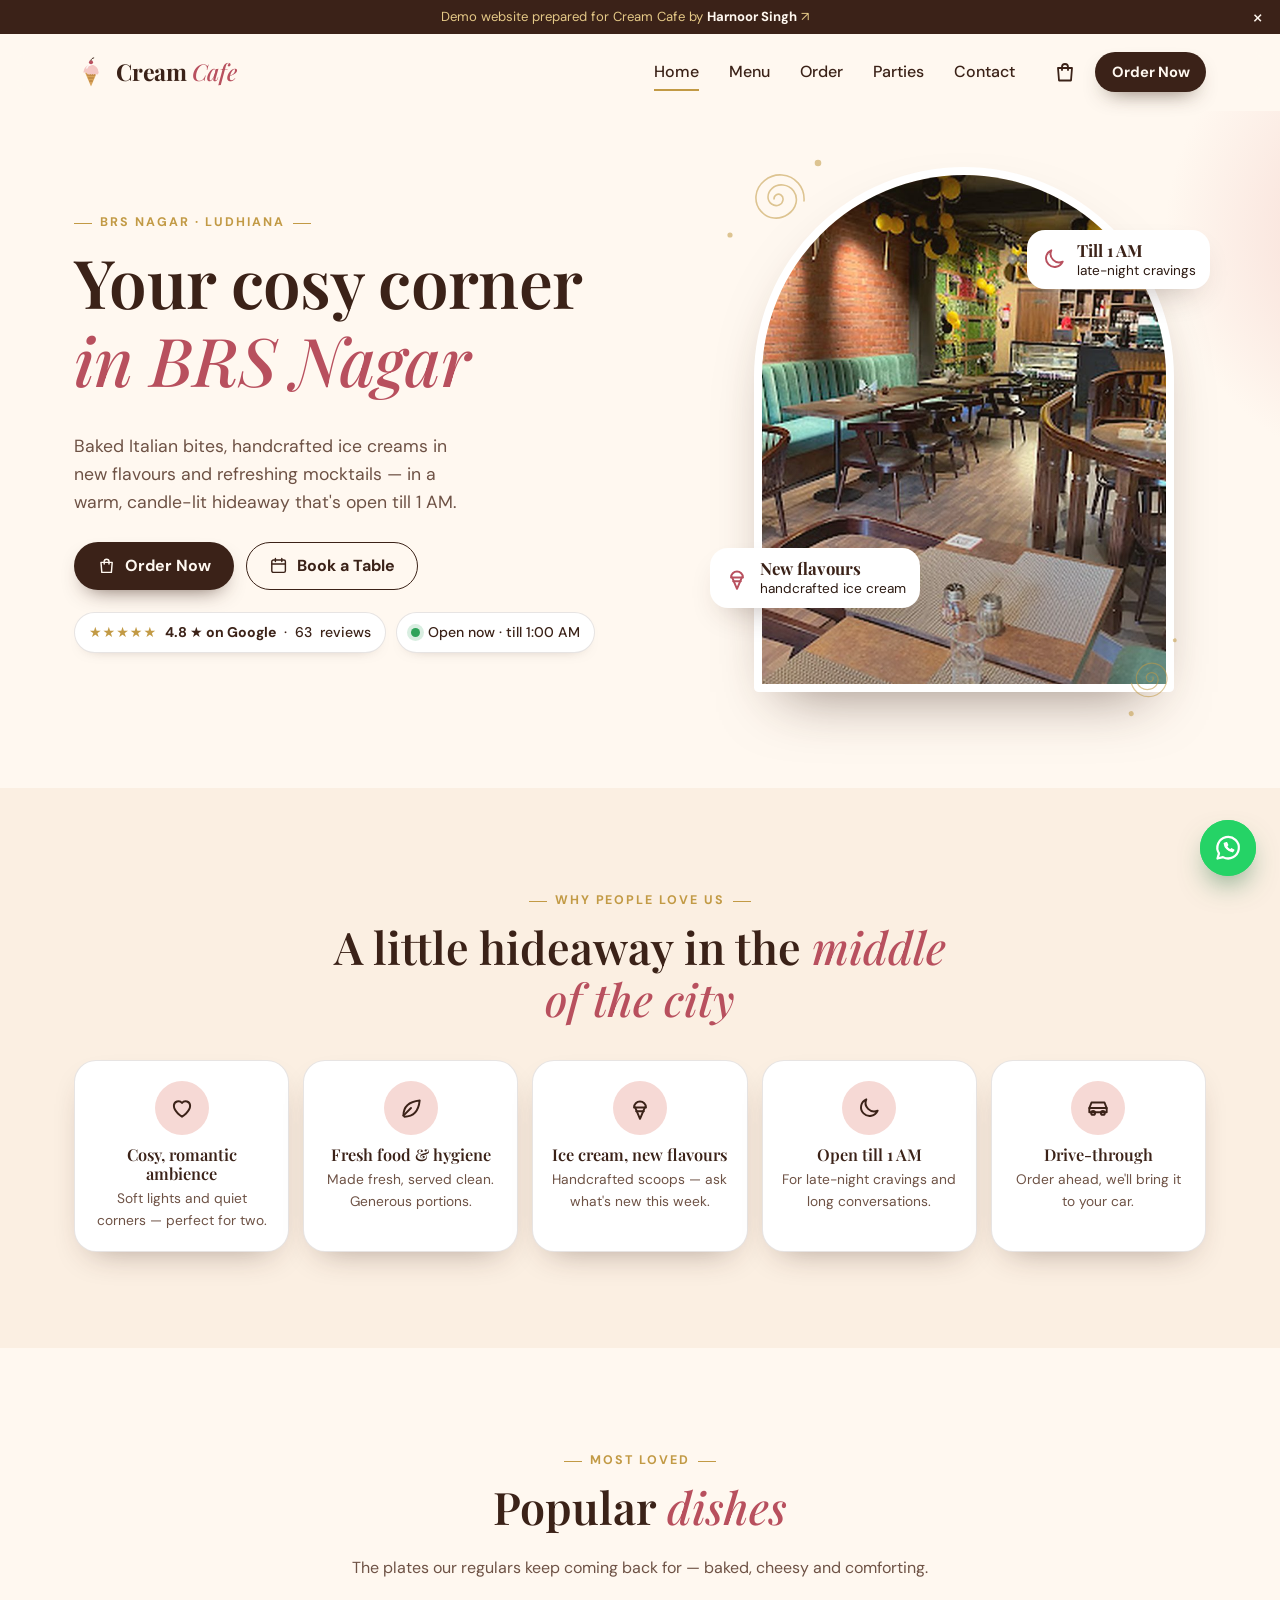
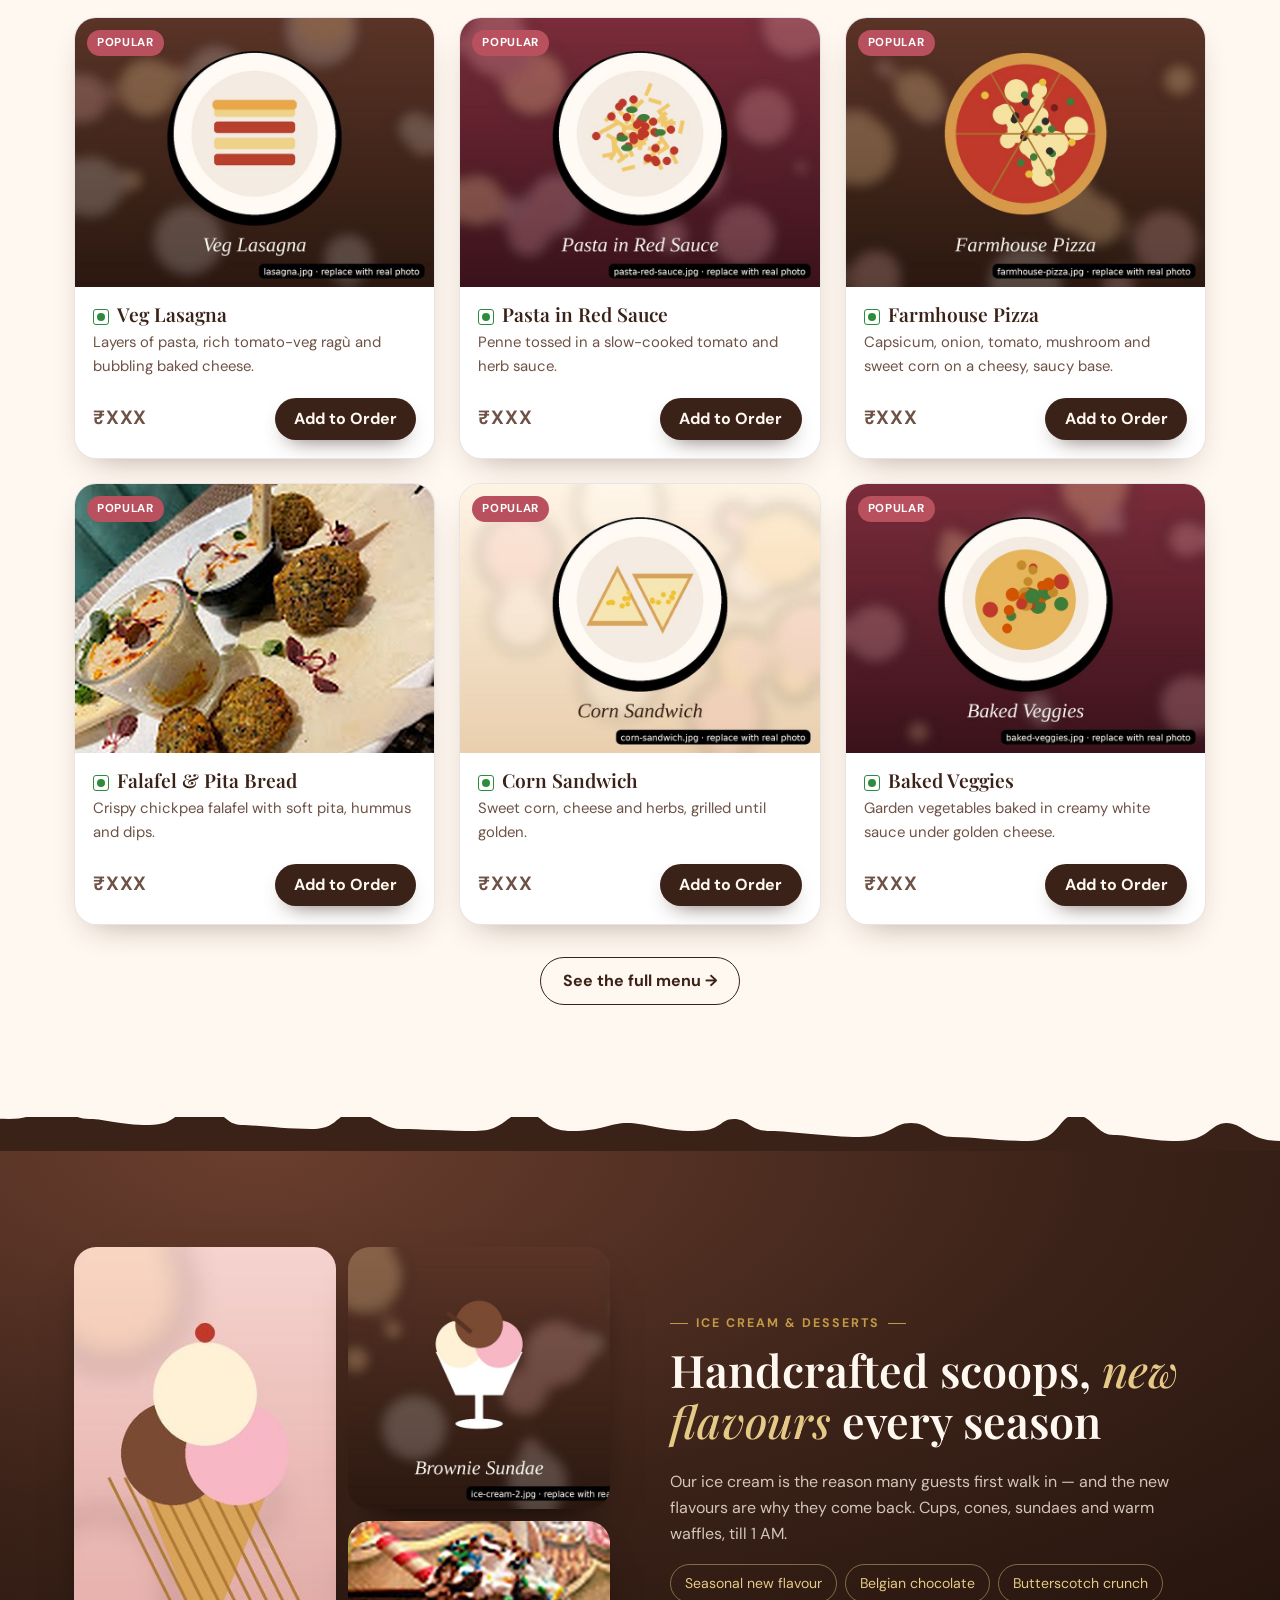
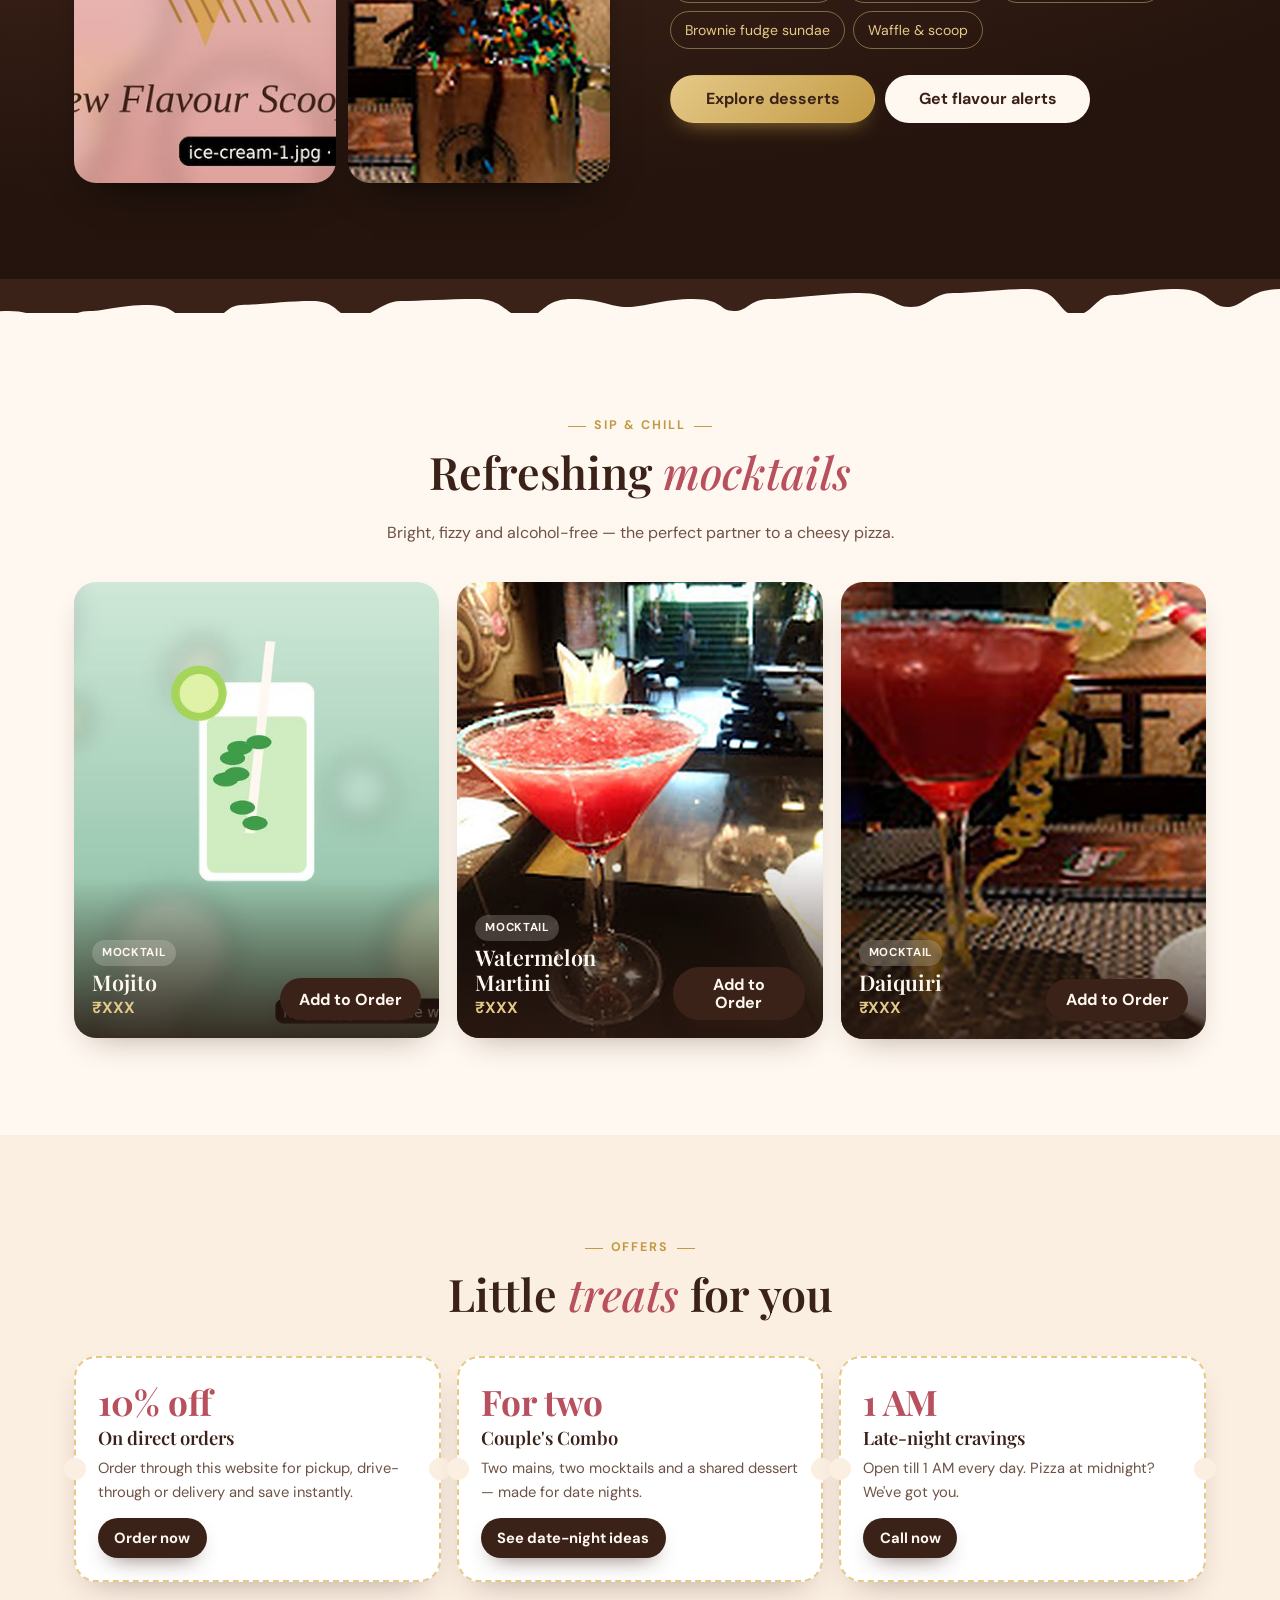
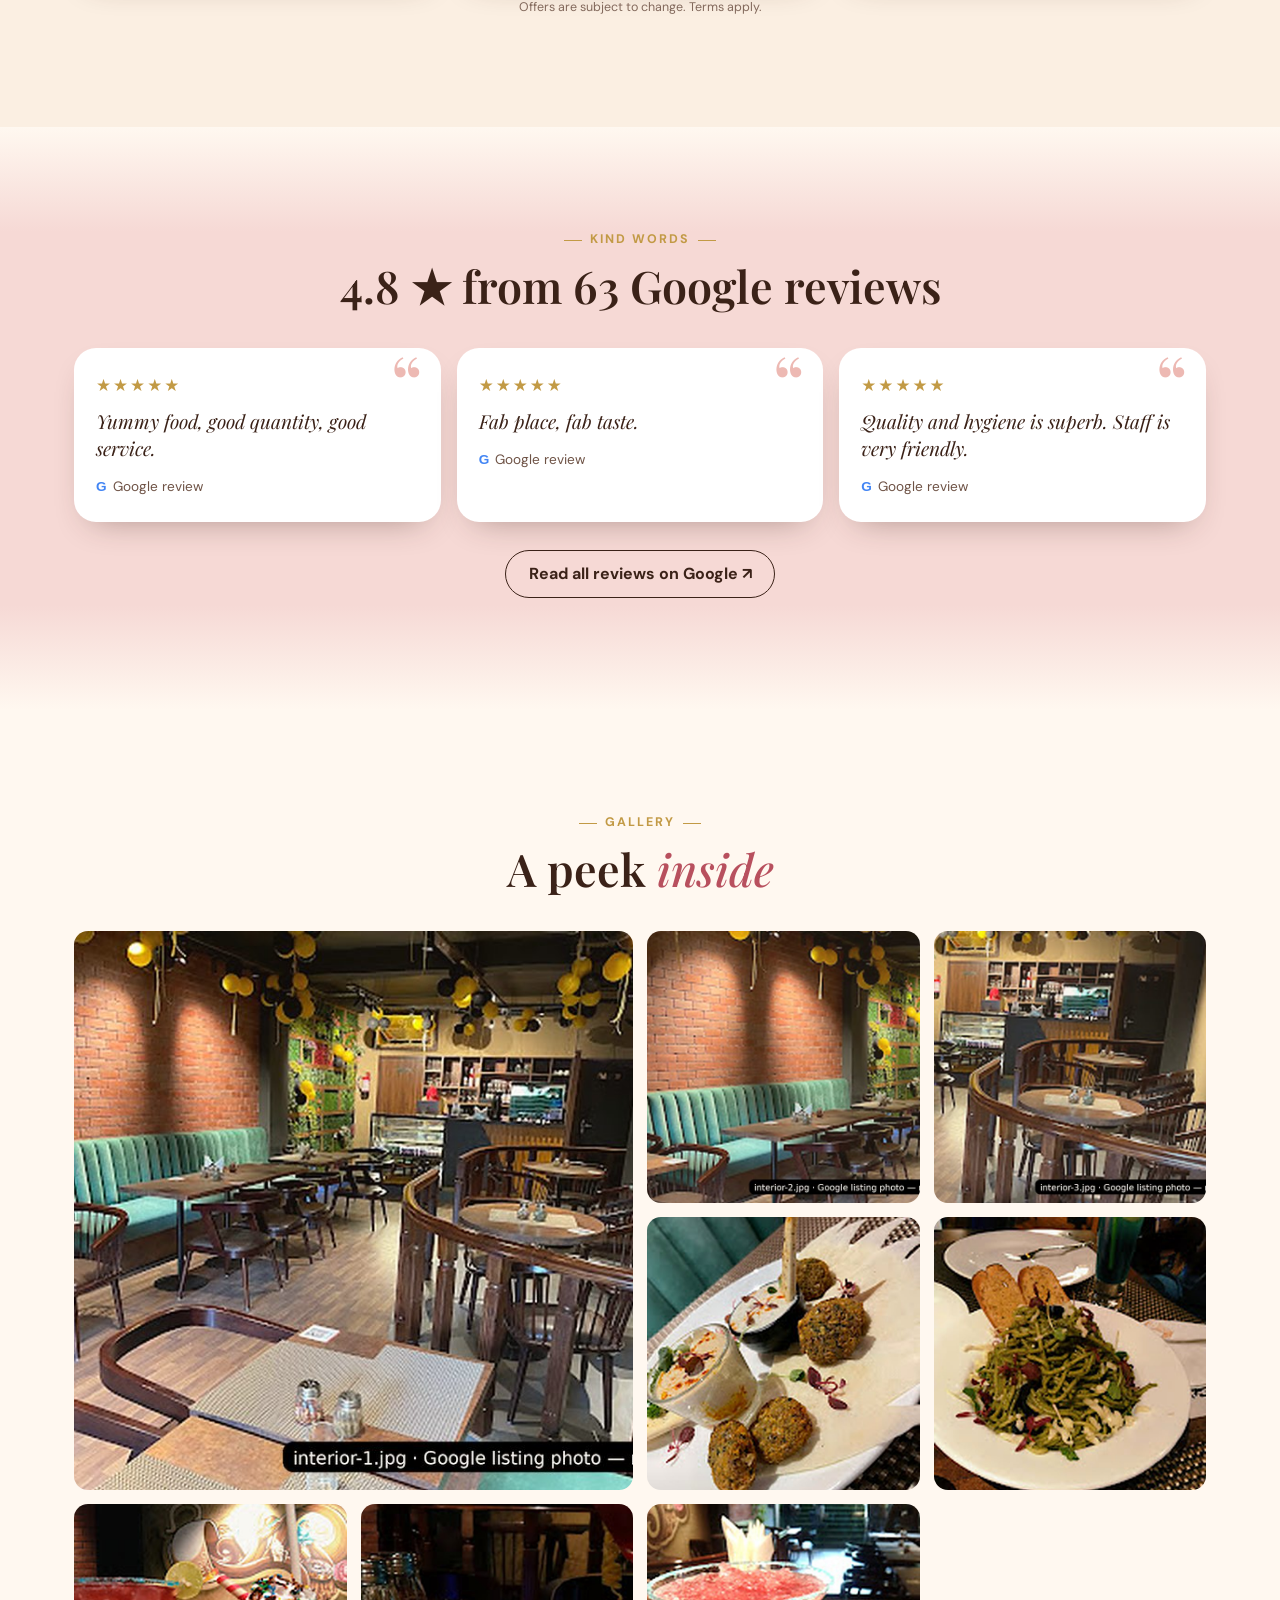
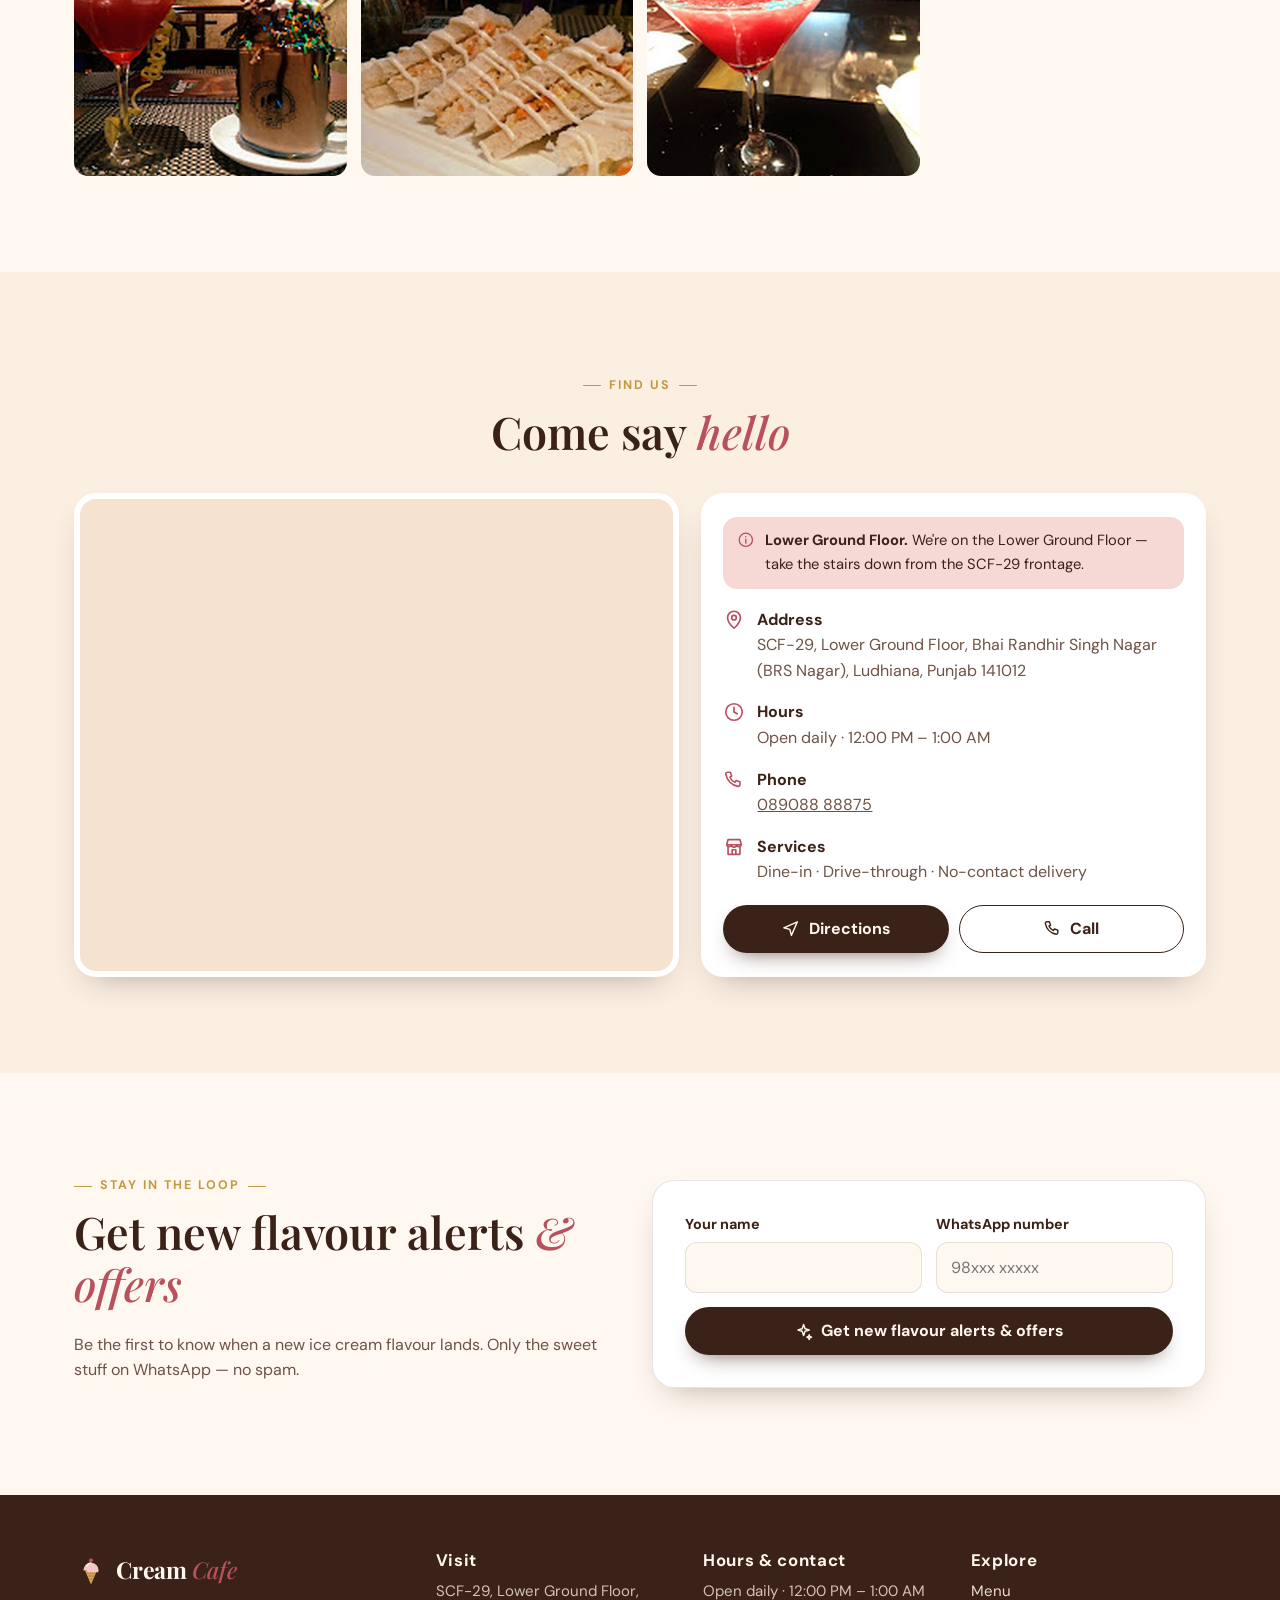
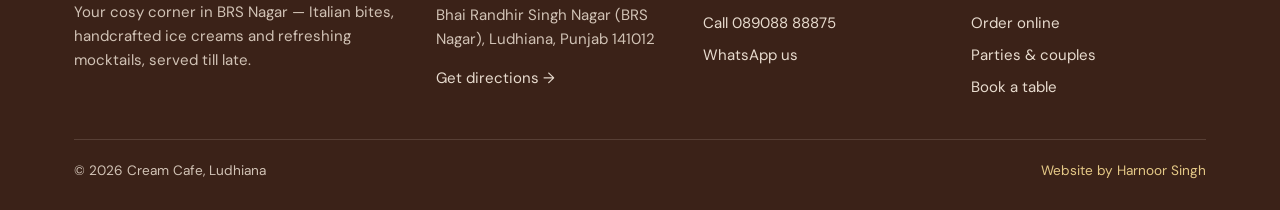
<file: index.html>
<!doctype html>
<html lang="en-IN" class="no-js">
<head>
<meta charset="utf-8">
<meta name="viewport" content="width=device-width, initial-scale=1, viewport-fit=cover">
<!-- DEMO: remove this robots meta tag (on every page) once the owner approves the site -->
<meta name="robots" content="noindex, nofollow">
<title>Cream Cafe BRS Nagar, Ludhiana | Cosy Café, Ice Cream &amp; Italian · Open till 1 AM</title>
<meta name="description" content="Cream Cafe, BRS Nagar: one of the best cafes in Ludhiana for veg lasagna, pizza, handcrafted ice cream and mocktails. Cosy, romantic and open late till 1 AM. Dine-in, drive-through &amp; delivery.">
<link rel="canonical" href="https://creamcafe.netlify.app/">
<meta name="theme-color" content="#3B2218">
<meta property="og:type" content="website">
<meta property="og:site_name" content="Cream Cafe">
<meta property="og:locale" content="en_IN">
<meta property="og:title" content="Cream Cafe — your cosy corner in BRS Nagar, Ludhiana">
<meta property="og:description" content="Cream Cafe, BRS Nagar: one of the best cafes in Ludhiana for veg lasagna, pizza, handcrafted ice cream and mocktails. Cosy, romantic and open late till 1 AM. Dine-in, drive-through &amp; delivery.">
<meta property="og:url" content="https://creamcafe.netlify.app/">
<meta property="og:image" content="https://creamcafe.netlify.app/images/og-image.jpg">
<meta property="og:image:width" content="1200">
<meta property="og:image:height" content="630">
<meta name="twitter:card" content="summary_large_image">
<link rel="icon" href="images/favicon.svg" type="image/svg+xml">
<link rel="apple-touch-icon" href="images/apple-touch-icon.png">
<link rel="preconnect" href="https://fonts.googleapis.com">
<link rel="preconnect" href="https://fonts.gstatic.com" crossorigin>
<link rel="stylesheet" href="https://fonts.googleapis.com/css2?family=DM+Sans:opsz,wght@9..40,400;9..40,500;9..40,700&family=Playfair+Display:ital,wght@0,500;0,600;0,700;1,500;1,600&display=swap">
<link rel="stylesheet" href="css/style.css">
<script>try{if(sessionStorage.getItem("cc_demo_dismissed"))document.documentElement.classList.add("demo-dismissed")}catch(e){}</script>
<!-- Structured data: keep in sync with js/config.js (hours, phone, geo, domain). [CONFIRM] opening time & exact geo pin -->
<script type="application/ld+json">
{
  "@context": "https://schema.org",
  "@type": "CafeOrCoffeeShop",
  "@id": "https://creamcafe.netlify.app/#cafe",
  "name": "Cream Cafe",
  "url": "https://creamcafe.netlify.app/",
  "image": [
    "https://creamcafe.netlify.app/images/og-image.jpg",
    "https://creamcafe.netlify.app/images/interior-1.jpg"
  ],
  "telephone": "+91-89088-88875",
  "priceRange": "₹₹",
  "address": {
    "@type": "PostalAddress",
    "streetAddress": "SCF-29, Lower Ground Floor, Bhai Randhir Singh Nagar",
    "addressLocality": "Ludhiana",
    "addressRegion": "Punjab",
    "postalCode": "141012",
    "addressCountry": "IN"
  },
  "geo": {
    "@type": "GeoCoordinates",
    "latitude": 30.8916,
    "longitude": 75.8232
  },
  "openingHoursSpecification": [
    {
      "@type": "OpeningHoursSpecification",
      "dayOfWeek": [
        "Monday",
        "Tuesday",
        "Wednesday",
        "Thursday",
        "Friday",
        "Saturday",
        "Sunday"
      ],
      "opens": "12:00",
      "closes": "01:00"
    }
  ],
  "servesCuisine": [
    "Italian",
    "Cafe",
    "Desserts",
    "Ice Cream",
    "Mediterranean",
    "Beverages"
  ],
  "hasMenu": "https://creamcafe.netlify.app/menu.html",
  "acceptsReservations": "True",
  "areaServed": "Ludhiana",
  "amenityFeature": [
    {
      "@type": "LocationFeatureSpecification",
      "name": "Dine-in",
      "value": true
    },
    {
      "@type": "LocationFeatureSpecification",
      "name": "Drive-through",
      "value": true
    },
    {
      "@type": "LocationFeatureSpecification",
      "name": "No-contact delivery",
      "value": true
    }
  ],
  "aggregateRating": {
    "@type": "AggregateRating",
    "ratingValue": "4.8",
    "reviewCount": "63",
    "bestRating": "5"
  }
}
</script>
</head>
<body>
<svg width="0" height="0" style="position:absolute" aria-hidden="true" focusable="false">
<symbol id="i-phone" viewBox="0 0 24 24"><path d="M5 3.5h3l1.5 4.2-2 1.3a11 11 0 0 0 5.5 5.5l1.3-2 4.2 1.5v3a2 2 0 0 1-2.2 2A16.5 16.5 0 0 1 3 5.7 2 2 0 0 1 5 3.5z"/></symbol>
<symbol id="i-wa" viewBox="0 0 24 24"><path d="M3.6 20.4l1.2-4.1A8.6 8.6 0 1 1 8 19.3z"/><path d="M9 8.3c.2 3 3.4 6.4 6.6 6.7l1.1-1.4-1.9-1-1 .9c-1-.4-2.5-1.9-2.9-2.9l.9-1-.9-1.9z" fill="currentColor" stroke-width="1"/></symbol>
<symbol id="i-pin" viewBox="0 0 24 24"><path d="M12 21s-7-6.2-7-11.5a7 7 0 0 1 14 0C19 14.8 12 21 12 21z"/><circle cx="12" cy="9.5" r="2.5"/></symbol>
<symbol id="i-clock" viewBox="0 0 24 24"><circle cx="12" cy="12" r="9"/><path d="M12 7v5l3.5 2"/></symbol>
<symbol id="i-bag" viewBox="0 0 24 24"><path d="M5 8h14l-1 12.5H6z"/><path d="M9 10V7a3 3 0 0 1 6 0v3"/></symbol>
<symbol id="i-heart" viewBox="0 0 24 24"><path d="M12 20s-7.5-4.6-7.5-10A4.2 4.2 0 0 1 12 7.4 4.2 4.2 0 0 1 19.5 10c0 5.4-7.5 10-7.5 10z"/></symbol>
<symbol id="i-leaf" viewBox="0 0 24 24"><path d="M5 19c0-8 5-13 15-14-1 10-6 15-14 15"/><path d="M5 19l7-7"/></symbol>
<symbol id="i-scoop" viewBox="0 0 24 24"><path d="M7.5 11.5L12 22l4.5-10.5"/><path d="M6.5 11.5a5.5 5.5 0 1 1 11 0z"/><path d="M8.5 15h7"/></symbol>
<symbol id="i-moon" viewBox="0 0 24 24"><path d="M20 14.5A8 8 0 0 1 9.5 4a8 8 0 1 0 10.5 10.5z"/></symbol>
<symbol id="i-car" viewBox="0 0 24 24"><path d="M4 16v-4l2-5h12l2 5v4z"/><path d="M4 12h16"/><circle cx="7.5" cy="16.5" r="1.8"/><circle cx="16.5" cy="16.5" r="1.8"/></symbol>
<symbol id="i-check" viewBox="0 0 24 24"><path d="M5 12.5l4.5 4.5L19 7.5"/></symbol>
<symbol id="i-search" viewBox="0 0 24 24"><circle cx="11" cy="11" r="6.5"/><path d="M20 20l-4.3-4.3"/></symbol>
<symbol id="i-gift" viewBox="0 0 24 24"><rect x="4" y="9" width="16" height="11" rx="1.5"/><path d="M3 9h18M12 9v11M12 9S10.5 4 8 4.5 7 9 12 9zm0 0s1.5-5 4-4.5S17 9 12 9z"/></symbol>
<symbol id="i-users" viewBox="0 0 24 24"><circle cx="9" cy="8" r="3.2"/><path d="M3 20c0-3.6 2.7-6 6-6s6 2.4 6 6"/><circle cx="17" cy="9" r="2.5"/><path d="M16.5 14c2.6 0 4.5 2 4.5 5"/></symbol>
<symbol id="i-calendar" viewBox="0 0 24 24"><rect x="3.5" y="5" width="17" height="15.5" rx="2"/><path d="M3.5 10h17M8 3v4M16 3v4"/></symbol>
<symbol id="i-info" viewBox="0 0 24 24"><circle cx="12" cy="12" r="9"/><path d="M12 11v5.5M12 7.6v.2"/></symbol>
<symbol id="i-sparkle" viewBox="0 0 24 24"><path d="M12 3l1.8 5.4L19 10l-5.2 1.6L12 17l-1.8-5.4L5 10l5.2-1.6zM19 16l.8 2.2L22 19l-2.2.8L19 22l-.8-2.2L16 19l2.2-.8z"/></symbol>
<symbol id="i-lock" viewBox="0 0 24 24"><rect x="5" y="10.5" width="14" height="10" rx="2"/><path d="M8 10.5V8a4 4 0 0 1 8 0v2.5"/></symbol>
<symbol id="i-store" viewBox="0 0 24 24"><path d="M4 9.5L5.5 4h13L20 9.5M4 9.5h16M4 9.5a2.7 2.7 0 0 0 5.3 0 2.7 2.7 0 0 0 5.4 0 2.7 2.7 0 0 0 5.3 0M5.5 12v8h13v-8M10 20v-5h4v5"/></symbol>
<symbol id="i-truck" viewBox="0 0 24 24"><path d="M3 6h11v10H3zM14 9.5h4l3 3.5v3h-7"/><circle cx="7" cy="17.5" r="1.8"/><circle cx="17.5" cy="17.5" r="1.8"/></symbol>
<symbol id="i-qr" viewBox="0 0 24 24"><rect x="4" y="4" width="6" height="6" rx="1"/><rect x="14" y="4" width="6" height="6" rx="1"/><rect x="4" y="14" width="6" height="6" rx="1"/><path d="M14 14h2.5v2.5H14zM17.5 17.5H20V20h-2.5zM14 19.5h1M19.5 14v1"/></symbol>
<symbol id="i-cash" viewBox="0 0 24 24"><rect x="3" y="6.5" width="18" height="11" rx="2"/><circle cx="12" cy="12" r="2.5"/><path d="M6.5 9.5v5M17.5 9.5v5"/></symbol>
<symbol id="i-nav" viewBox="0 0 24 24"><path d="M3.5 11L20.5 3.5 13 20.5l-2-7.5z"/></symbol>
<symbol id="i-glass" viewBox="0 0 24 24"><path d="M5 4h14l-7 8zM12 12v8M8 20h8"/><path d="M15.5 3l3-1.5"/></symbol>
<symbol id="i-insta" viewBox="0 0 24 24"><rect x="3.5" y="3.5" width="17" height="17" rx="5"/><circle cx="12" cy="12" r="4"/><path d="M17.2 6.8v.1"/></symbol>
</svg>
<a class="skip-link" href="#main">Skip to content</a>
<!-- DEMO BANNER: remove this block (or set demo.enabled=false in js/config.js) once the owner approves -->
<div class="demo-banner" id="demoBanner" role="region" aria-label="Demo notice">
  <a href="https://harnoor-mu.vercel.app" target="_blank" rel="noopener">Demo website prepared for Cream Cafe by <strong>Harnoor Singh</strong> ↗</a>
  <button type="button" class="demo-close" aria-label="Dismiss demo notice">×</button>
</div>
<header class="site-header">
  <div class="container nav-wrap">
    <a class="brand" href="index.html" aria-label="Cream Cafe — home"><svg viewBox="0 0 40 40" aria-hidden="true"><path d="M13 20.5L20 37l7-16.5z" fill="#D9A35A"/><path d="M15.2 23.5l9.6 0M16.6 27l6.8 0M18 30.5h4" stroke="#B07B36" stroke-width="1.2"/><path d="M11 20.5a9 9 0 1 1 18 0c0 1.6-1.2 1.6-1.6 3-.5-1.6-1.4-1.6-2 0-.6-1.4-1.6-1.4-2.2 0-.6-1.5-1.6-1.5-2.4 0-.6-1.4-1.6-1.4-2.2 0-.6-1.5-1.5-1.5-2 0-.4-1.4-1.6-1.4-1.6-3z" fill="#F4C7C3"/><path d="M15 15.5a5.5 5.5 0 0 1 5-3.8" stroke="#fff" stroke-width="1.6" fill="none" stroke-linecap="round" opacity=".8"/><circle cx="20" cy="8.6" r="2.4" fill="#B8505E"/><path d="M20 6.2c.4-1.6 1.6-2.6 3.2-2.8" stroke="#3B2218" stroke-width="1.1" fill="none" stroke-linecap="round"/></svg><span>Cream <em>Cafe</em></span></a>
    <nav class="main-nav" id="mainNav" aria-label="Main">
      <a href="index.html" aria-current="page">Home</a>
      <a href="menu.html">Menu</a>
      <a href="order.html">Order</a>
      <a href="parties.html">Parties</a>
      <a href="contact.html">Contact</a>
      <a class="btn btn-primary" data-href="order-online" href="https://www.zomato.com/ludhiana/cream-cafe-brs-nagar" target="_blank" rel="noopener">Order Now</a>
    </nav>
    <div class="nav-actions">
      <a class="cart-link" href="order.html" aria-label="Your order"><svg class="icon" aria-hidden="true"><use href="#i-bag"/></svg><span class="cart-badge" data-cart-count hidden>0</span></a>
      <a class="btn btn-primary btn-sm nav-order" data-href="order-online" href="https://www.zomato.com/ludhiana/cream-cafe-brs-nagar" target="_blank" rel="noopener">Order Now</a>
      <button type="button" class="nav-toggle" aria-expanded="false" aria-controls="mainNav" aria-label="Menu"><span></span></button>
    </div>
  </div>
</header>
<main id="main">

<section class="hero">
  <div class="container hero-grid">
    <div class="hero-copy reveal">
      <span class="eyebrow">BRS Nagar · Ludhiana</span>
      <h1>Your cosy corner <em class="script">in BRS Nagar</em></h1>
      <p class="lead">Baked Italian bites, handcrafted ice creams in new flavours and refreshing mocktails — in a warm, candle-lit hideaway that's open till 1 AM.</p>
      <div class="hero-actions">
        <a class="btn btn-primary" data-href="order-online" href="https://www.zomato.com/ludhiana/cream-cafe-brs-nagar" target="_blank" rel="noopener"><svg class="icon" aria-hidden="true"><use href="#i-bag"/></svg>Order Now</a>
        <a class="btn btn-outline" href="contact.html#book"><svg class="icon" aria-hidden="true"><use href="#i-calendar"/></svg>Book a Table</a>
      </div>
      <div class="hero-meta">
        <a class="chip" data-href="maps" href="https://www.google.com/maps/search/?api=1&amp;query=Cream+Cafe+SCF-29+BRS+Nagar+Ludhiana" target="_blank" rel="noopener" aria-label="Rated 4.8 out of 5 on Google from 63 reviews — open Google Maps listing">
          <span class="stars" aria-hidden="true">★★★★★</span><strong><span data-cfg="rating">4.8</span> ★ on Google</strong> · <span data-cfg="reviews">63</span> reviews
        </a>
        <span class="chip" data-open-status><span class="status-dot" aria-hidden="true"></span><span data-open-label>Open daily till 1 AM</span></span>
      </div>
    </div>
    <div class="hero-visual reveal">
      <svg class="swirl s1" viewBox="0 0 120 120" fill="none" stroke="currentColor" stroke-width="1.6" stroke-linecap="round" aria-hidden="true"><path d="M60 60c0-4 4-6 7-4s3 8-2 10-11-2-11-8 6-13 15-12 15 9 13 18-12 16-22 15-19-10-18-22 13-22 26-21 23 12 22 26"/><circle cx="104" cy="24" r="2.5" fill="currentColor"/><circle cx="16" cy="96" r="1.8" fill="currentColor"/></svg>
      <div class="arch"><img src="images/hero.jpg" alt="Inside Cream Cafe: exposed brick, teal velvet booth and warm lights" width="720" height="900" fetchpriority="high"></div>
      <div class="float-card fc-1"><svg class="icon" aria-hidden="true"><use href="#i-scoop"/></svg><div><strong>New flavours</strong>handcrafted ice cream</div></div>
      <div class="float-card fc-2"><svg class="icon" aria-hidden="true"><use href="#i-moon"/></svg><div><strong>Till 1 AM</strong>late-night cravings</div></div>
      <svg class="swirl s2" viewBox="0 0 120 120" fill="none" stroke="currentColor" stroke-width="1.6" stroke-linecap="round" aria-hidden="true"><path d="M60 60c0-4 4-6 7-4s3 8-2 10-11-2-11-8 6-13 15-12 15 9 13 18-12 16-22 15-19-10-18-22 13-22 26-21 23 12 22 26"/><circle cx="104" cy="24" r="2.5" fill="currentColor"/><circle cx="16" cy="96" r="1.8" fill="currentColor"/></svg>
    </div>
  </div>
</section>

<section class="section bg-cream2" aria-labelledby="love-h">
  <div class="container">
    <div class="section-head reveal">
      <span class="eyebrow">Why people love us</span>
      <h2 id="love-h">A little hideaway in the <em class="script">middle of the city</em></h2>
    </div>
    <div class="features reveal-stagger">
      <div class="feature"><div class="ficon"><svg class="icon" aria-hidden="true"><use href="#i-heart"/></svg></div><h3>Cosy, romantic ambience</h3><p>Soft lights and quiet corners — perfect for two.</p></div>
      <div class="feature"><div class="ficon"><svg class="icon" aria-hidden="true"><use href="#i-leaf"/></svg></div><h3>Fresh food &amp; hygiene</h3><p>Made fresh, served clean. Generous portions.</p></div>
      <div class="feature"><div class="ficon"><svg class="icon" aria-hidden="true"><use href="#i-scoop"/></svg></div><h3>Ice cream, new flavours</h3><p>Handcrafted scoops — ask what's new this week.</p></div>
      <div class="feature"><div class="ficon"><svg class="icon" aria-hidden="true"><use href="#i-moon"/></svg></div><h3>Open till 1 AM</h3><p>For late-night cravings and long conversations.</p></div>
      <div class="feature" data-if-drive><div class="ficon"><svg class="icon" aria-hidden="true"><use href="#i-car"/></svg></div><h3>Drive-through</h3><p>Order ahead, we'll bring it to your car.</p></div>
    </div>
  </div>
</section>

<section class="section" aria-labelledby="pop-h">
  <div class="container">
    <div class="section-head reveal">
      <span class="eyebrow">Most loved</span>
      <h2 id="pop-h">Popular <em class="script">dishes</em></h2>
      <p>The plates our regulars keep coming back for — baked, cheesy and comforting.</p>
    </div>
    <div class="grid-cards" id="popularGrid" aria-live="polite">
      <p class="empty-state">Loading our favourites…</p>
    </div>
    <p style="text-align:center;margin-top:32px"><a class="btn btn-outline" href="menu.html">See the full menu →</a></p>
  </div>
</section>

<svg class="drip flip" viewBox="0 0 1200 34" preserveAspectRatio="none" aria-hidden="true"><path fill="currentColor" d="M0 0h1200v10c-30 0-34 18-50 18s-16-18-46-18-44 6-60 6-20 20-36 20-14-26-44-26-50 4-70 4-22 14-40 14-18-14-48-14-64 6-84 6-20 12-34 12-10-12-38-12-46 8-62 8-24-8-52-8-26 18-44 18-18-18-46-18-52 2-70 2-26 16-44 16-14-16-40-16-50 4-66 4-22 22-40 22-16-22-46-22-40 6-56 6-20 10-36 10-14-10-40-10-26 4-48 4V0z"/></svg>
<section class="section bg-choc" aria-labelledby="ice-h">
  <div class="container dessert-grid">
    <div class="dessert-stack reveal">
      <img src="images/ice-cream-1.jpg" alt="Handcrafted ice cream scoops in a waffle cone" loading="lazy" decoding="async" width="800" height="600">
      <img src="images/ice-cream-2.jpg" alt="Brownie fudge sundae" loading="lazy" decoding="async" width="800" height="600">
      <img src="images/shake.jpg" alt="Chocolate shake topped with cream and sprinkles" loading="lazy" decoding="async" width="800" height="600">
    </div>
    <div class="reveal">
      <span class="eyebrow">Ice cream &amp; desserts</span>
      <h2 id="ice-h">Handcrafted scoops, <em class="script" style="color:var(--gold-2)">new flavours</em> every season</h2>
      <p>Our ice cream is the reason many guests first walk in — and the new flavours are why they come back. Cups, cones, sundaes and warm waffles, till 1 AM.</p>
      <ul class="flavour-list" aria-label="Dessert favourites">
        <li>Seasonal new flavour</li><li>Belgian chocolate</li><li>Butterscotch crunch</li><li>Brownie fudge sundae</li><li>Waffle &amp; scoop</li>
      </ul>
      <div class="btn-row" style="max-width:420px">
        <a class="btn btn-gold" href="menu.html#desserts">Explore desserts</a>
        <a class="btn btn-light" href="index.html#signup">Get flavour alerts</a>
      </div>
    </div>
  </div>
</section>
<svg class="drip" viewBox="0 0 1200 34" preserveAspectRatio="none" aria-hidden="true"><path fill="currentColor" d="M0 0h1200v10c-30 0-34 18-50 18s-16-18-46-18-44 6-60 6-20 20-36 20-14-26-44-26-50 4-70 4-22 14-40 14-18-14-48-14-64 6-84 6-20 12-34 12-10-12-38-12-46 8-62 8-24-8-52-8-26 18-44 18-18-18-46-18-52 2-70 2-26 16-44 16-14-16-40-16-50 4-66 4-22 22-40 22-16-22-46-22-40 6-56 6-20 10-36 10-14-10-40-10-26 4-48 4V0z"/></svg>

<section class="section" aria-labelledby="drinks-h">
  <div class="container">
    <div class="section-head reveal">
      <span class="eyebrow">Sip &amp; chill</span>
      <h2 id="drinks-h">Refreshing <em class="script">mocktails</em></h2>
      <p>Bright, fizzy and alcohol-free — the perfect partner to a cheesy pizza.</p>
    </div>
    <!-- [CONFIRM] Mojito / Watermelon Martini / Daiquiri are mocktails (alcohol-free) -->
    <div class="drinks reveal-stagger">
      <article class="drink"><img src="images/mojito.jpg" alt="Mojito with fresh mint and lime" loading="lazy" decoding="async" width="800" height="600">
        <div class="drink-info"><div><span class="tag">Mocktail</span><h3>Mojito</h3><span class="price" data-price-for="mojito">₹XXX</span></div><div data-action-for="mojito" data-light></div></div></article>
      <article class="drink"><img src="images/watermelon-martini.jpg" alt="Watermelon martini mocktail" loading="lazy" decoding="async" width="800" height="600">
        <div class="drink-info"><div><span class="tag">Mocktail</span><h3>Watermelon Martini</h3><span class="price" data-price-for="watermelon-martini">₹XXX</span></div><div data-action-for="watermelon-martini" data-light></div></div></article>
      <article class="drink"><img src="images/daiquiri.jpg" alt="Daiquiri mocktail with a twist of lime" loading="lazy" decoding="async" width="800" height="600">
        <div class="drink-info"><div><span class="tag">Mocktail</span><h3>Daiquiri</h3><span class="price" data-price-for="daiquiri">₹XXX</span></div><div data-action-for="daiquiri" data-light></div></div></article>
    </div>
  </div>
</section>

<section class="section bg-cream2" aria-labelledby="offers-h">
  <div class="container">
    <div class="section-head reveal">
      <span class="eyebrow">Offers</span>
      <h2 id="offers-h">Little <em class="script">treats</em> for you</h2>
    </div>
    <!-- [CONFIRM] all offers below with the owner before going live -->
    <div class="offers reveal-stagger">
      <div class="offer" data-if-discount><div class="big"><span data-cfg="discount">10</span>% off</div><h3>On direct orders</h3><p>Order through this website for pickup, drive-through or delivery and save instantly.</p><a class="btn btn-primary btn-sm" href="menu.html">Order now</a></div>
      <div class="offer"><div class="big">For two</div><h3>Couple's Combo</h3><p>Two mains, two mocktails and a shared dessert — made for date nights.</p><a class="btn btn-primary btn-sm" href="parties.html#date-night">See date-night ideas</a></div>
      <div class="offer"><div class="big">1 AM</div><h3>Late-night cravings</h3><p>Open till 1 AM every day. Pizza at midnight? We've got you.</p><a class="btn btn-primary btn-sm" data-href="tel" href="tel:+918908888875">Call now</a></div>
    </div>
    <p class="fineprint" style="text-align:center;margin-top:16px">Offers are subject to change. Terms apply.</p>
  </div>
</section>

<section class="section bg-blush" aria-labelledby="rev-h">
  <div class="container">
    <div class="section-head reveal">
      <span class="eyebrow">Kind words</span>
      <h2 id="rev-h"><span data-cfg="rating">4.8</span> ★ from <span data-cfg="reviews">63</span> Google reviews</h2>
    </div>
    <!-- [CONFIRM] Review snippets are from the public Google listing — get the owner's OK before going live -->
    <div class="reviews reveal-stagger">
      <figure class="review"><div class="stars" aria-label="5 stars">★★★★★</div><blockquote>Yummy food, good quantity, good service.</blockquote><figcaption><span class="g-mark">G</span> Google review</figcaption></figure>
      <figure class="review"><div class="stars" aria-label="5 stars">★★★★★</div><blockquote>Fab place, fab taste.</blockquote><figcaption><span class="g-mark">G</span> Google review</figcaption></figure>
      <figure class="review"><div class="stars" aria-label="5 stars">★★★★★</div><blockquote>Quality and hygiene is superb. Staff is very friendly.</blockquote><figcaption><span class="g-mark">G</span> Google review</figcaption></figure>
    </div>
    <p style="text-align:center;margin-top:28px"><a class="btn btn-outline" data-href="maps" href="https://www.google.com/maps/search/?api=1&amp;query=Cream+Cafe+SCF-29+BRS+Nagar+Ludhiana" target="_blank" rel="noopener">Read all reviews on Google ↗</a></p>
  </div>
</section>

<section class="section" aria-labelledby="gal-h">
  <div class="container">
    <div class="section-head reveal">
      <span class="eyebrow">Gallery</span>
      <h2 id="gal-h">A peek <em class="script">inside</em></h2>
    </div>
    <div class="gallery reveal-stagger" data-gallery>
      <button type="button" aria-label="View photo: café interior"><img src="images/interior-1.jpg" alt="Café interior with brick wall and teal booth seating" loading="lazy" decoding="async" width="800" height="600"></button>
      <button type="button" aria-label="View photo: booth seating"><img src="images/interior-2.jpg" alt="Cosy booth seating" loading="lazy" decoding="async" width="800" height="600"></button>
      <button type="button" aria-label="View photo: dining area"><img src="images/interior-3.jpg" alt="Dining area and counter" loading="lazy" decoding="async" width="800" height="600"></button>
      <button type="button" aria-label="View photo: falafel and pita"><img src="images/gallery-1.jpg" alt="Falafel with pita and dips" loading="lazy" decoding="async" width="800" height="600"></button>
      <button type="button" aria-label="View photo: pesto pasta"><img src="images/gallery-2.jpg" alt="Pesto pasta with garlic bread" loading="lazy" decoding="async" width="800" height="600"></button>
      <button type="button" aria-label="View photo: mocktail and shake"><img src="images/gallery-3.jpg" alt="A mocktail and a chocolate shake with sprinkles" loading="lazy" decoding="async" width="800" height="600"></button>
      <button type="button" aria-label="View photo: sandwich rolls"><img src="images/gallery-4.jpg" alt="Sandwich rolls platter" loading="lazy" decoding="async" width="800" height="600"></button>
      <button type="button" aria-label="View photo: watermelon martini"><img src="images/gallery-5.jpg" alt="Watermelon martini mocktail" loading="lazy" decoding="async" width="800" height="600"></button>
    </div>
  </div>
</section>

<section class="section bg-cream2" id="visit" aria-labelledby="loc-h">
  <div class="container">
    <div class="section-head reveal">
      <span class="eyebrow">Find us</span>
      <h2 id="loc-h">Come say <em class="script">hello</em></h2>
    </div>
    <div class="location reveal">
      <div class="map-frame"><iframe data-map src="https://www.google.com/maps?q=Cream+Cafe,+SCF-29,+BRS+Nagar,+Ludhiana&amp;output=embed" title="Map showing Cream Cafe in BRS Nagar, Ludhiana" loading="lazy" referrerpolicy="no-referrer-when-downgrade" allowfullscreen></iframe></div>
      <div class="info-card">
        <div class="note"><svg class="icon" aria-hidden="true"><use href="#i-info"/></svg><span><strong>Lower Ground Floor.</strong> <span data-cfg="entrance">We're on the Lower Ground Floor — take the stairs down from the SCF-29 frontage.</span></span></div>
        <ul class="info-list">
          <li><svg class="icon" aria-hidden="true"><use href="#i-pin"/></svg><div><strong>Address</strong><span data-cfg="address">SCF-29, Lower Ground Floor, Bhai Randhir Singh Nagar (BRS Nagar), Ludhiana, Punjab 141012</span></div></li>
          <li><svg class="icon" aria-hidden="true"><use href="#i-clock"/></svg><div><strong>Hours</strong><span data-cfg="hours">Open daily · 12:00 PM – 1:00 AM</span></div></li>
          <li><svg class="icon" aria-hidden="true"><use href="#i-phone"/></svg><div><strong>Phone</strong><a data-href="tel" href="tel:+918908888875" data-cfg="phone">089088 88875</a></div></li>
          <li><svg class="icon" aria-hidden="true"><use href="#i-store"/></svg><div><strong>Services</strong><span>Dine-in · Drive-through · No-contact delivery</span></div></li>
        </ul>
        <div class="btn-row">
          <a class="btn btn-primary" data-href="directions" href="https://www.google.com/maps/dir/?api=1&amp;destination=Cream+Cafe+SCF-29+BRS+Nagar+Ludhiana" target="_blank" rel="noopener"><svg class="icon" aria-hidden="true"><use href="#i-nav"/></svg>Directions</a>
          <a class="btn btn-outline" data-href="tel" href="tel:+918908888875"><svg class="icon" aria-hidden="true"><use href="#i-phone"/></svg>Call</a>
        </div>
      </div>
    </div>
  </div>
</section>

<section class="section" id="signup" aria-labelledby="sign-h">
  <div class="container signup">
    <div class="reveal">
      <span class="eyebrow">Stay in the loop</span>
      <h2 id="sign-h">Get new flavour alerts <em class="script">&amp; offers</em></h2>
      <p style="color:var(--muted)">Be the first to know when a new ice cream flavour lands. Only the sweet stuff on WhatsApp — no spam.</p>
    </div>
    <form class="form-card reveal" name="offers-signup" method="POST" action="thank-you.html" data-netlify="true" netlify-honeypot="bot-field" data-validate>
      <input type="hidden" name="form-name" value="offers-signup">
      <p class="hp"><label>Don't fill this out: <input name="bot-field"></label></p>
      <div class="form-grid">
        <div class="field"><label for="su-name">Your name</label><input id="su-name" name="name" autocomplete="name" required maxlength="60"><div class="err">Please tell us your name.</div></div>
        <div class="field"><label for="su-wa">WhatsApp number</label><input id="su-wa" name="whatsapp" type="tel" inputmode="tel" autocomplete="tel" required pattern="^(\+?91[\s\-]?)?[6-9]\d{4}[\s\-]?\d{5}$" placeholder="98xxx xxxxx"><div class="err">Please enter a valid 10-digit mobile number.</div></div>
        <button class="btn btn-primary" type="submit"><svg class="icon" aria-hidden="true"><use href="#i-sparkle"/></svg>Get new flavour alerts &amp; offers</button>
      </div>
    </form>
  </div>
</section>
</main>
<footer class="site-footer">
  <div class="container">
    <div class="footer-grid">
      <div>
        <a class="brand" href="index.html" aria-label="Cream Cafe — home"><svg viewBox="0 0 40 40" aria-hidden="true"><path d="M13 20.5L20 37l7-16.5z" fill="#D9A35A"/><path d="M15.2 23.5l9.6 0M16.6 27l6.8 0M18 30.5h4" stroke="#B07B36" stroke-width="1.2"/><path d="M11 20.5a9 9 0 1 1 18 0c0 1.6-1.2 1.6-1.6 3-.5-1.6-1.4-1.6-2 0-.6-1.4-1.6-1.4-2.2 0-.6-1.5-1.6-1.5-2.4 0-.6-1.4-1.6-1.4-2.2 0-.6-1.5-1.5-1.5-2 0-.4-1.4-1.6-1.4-1.6-3z" fill="#F4C7C3"/><path d="M15 15.5a5.5 5.5 0 0 1 5-3.8" stroke="#fff" stroke-width="1.6" fill="none" stroke-linecap="round" opacity=".8"/><circle cx="20" cy="8.6" r="2.4" fill="#B8505E"/><path d="M20 6.2c.4-1.6 1.6-2.6 3.2-2.8" stroke="#3B2218" stroke-width="1.1" fill="none" stroke-linecap="round"/></svg><span>Cream <em>Cafe</em></span></a>
        <p style="margin-top:12px">Your cosy corner in BRS Nagar — Italian bites, handcrafted ice creams and refreshing mocktails, served till late.</p>
        <p data-if-pureveg hidden><strong>100% Vegetarian</strong></p>
        <p data-if-instagram hidden><a href="#" target="_blank" rel="noopener">Follow us on Instagram</a></p>
      </div>
      <div>
        <h3>Visit</h3>
        <p><span data-cfg="address">SCF-29, Lower Ground Floor, Bhai Randhir Singh Nagar (BRS Nagar), Ludhiana, Punjab 141012</span></p>
        <a data-href="directions" href="https://www.google.com/maps/dir/?api=1&amp;destination=Cream+Cafe+SCF-29+BRS+Nagar+Ludhiana" target="_blank" rel="noopener">Get directions →</a>
      </div>
      <div>
        <h3>Hours &amp; contact</h3>
        <ul>
          <li data-cfg="hours">Open daily · 12:00 PM – 1:00 AM</li>
          <li><a data-href="tel" href="tel:+918908888875">Call <span data-cfg="phone">089088 88875</span></a></li>
          <li><a data-href="whatsapp" href="https://wa.me/918908888875" target="_blank" rel="noopener">WhatsApp us</a></li>
        </ul>
      </div>
      <div>
        <h3>Explore</h3>
        <ul>
          <li><a href="menu.html">Menu</a></li>
          <li><a href="order.html">Order online</a></li>
          <li><a href="parties.html">Parties &amp; couples</a></li>
          <li><a href="contact.html">Book a table</a></li>
        </ul>
      </div>
    </div>
    <div class="footer-bottom">
      <span>© <span data-cfg="year">2026</span> Cream Cafe, Ludhiana</span>
      <span class="credit"><a href="https://harnoor-mu.vercel.app" target="_blank" rel="noopener">Website by Harnoor Singh</a></span>
    </div>
  </div>
</footer>
<a class="wa-float" data-href="whatsapp" href="https://wa.me/918908888875" target="_blank" rel="noopener" aria-label="Chat with us on WhatsApp"><svg class="icon" aria-hidden="true"><use href="#i-wa"/></svg></a>
<nav class="mobile-bar" aria-label="Quick contact">
  <a data-href="tel" href="tel:+918908888875"><svg class="icon" aria-hidden="true"><use href="#i-phone"/></svg>Call</a>
  <a data-href="whatsapp" href="https://wa.me/918908888875" target="_blank" rel="noopener"><svg class="icon" aria-hidden="true"><use href="#i-wa"/></svg>WhatsApp</a>
  <a data-href="directions" href="https://www.google.com/maps/dir/?api=1&amp;destination=Cream+Cafe+SCF-29+BRS+Nagar+Ludhiana" target="_blank" rel="noopener"><svg class="icon" aria-hidden="true"><use href="#i-nav"/></svg>Directions</a>
</nav>
<script src="js/config.js" defer></script>
<script src="js/pricing.js" defer></script>
<script src="js/common.js" defer></script>
<script src="js/home.js" defer></script>
</body>
</html>
</file>
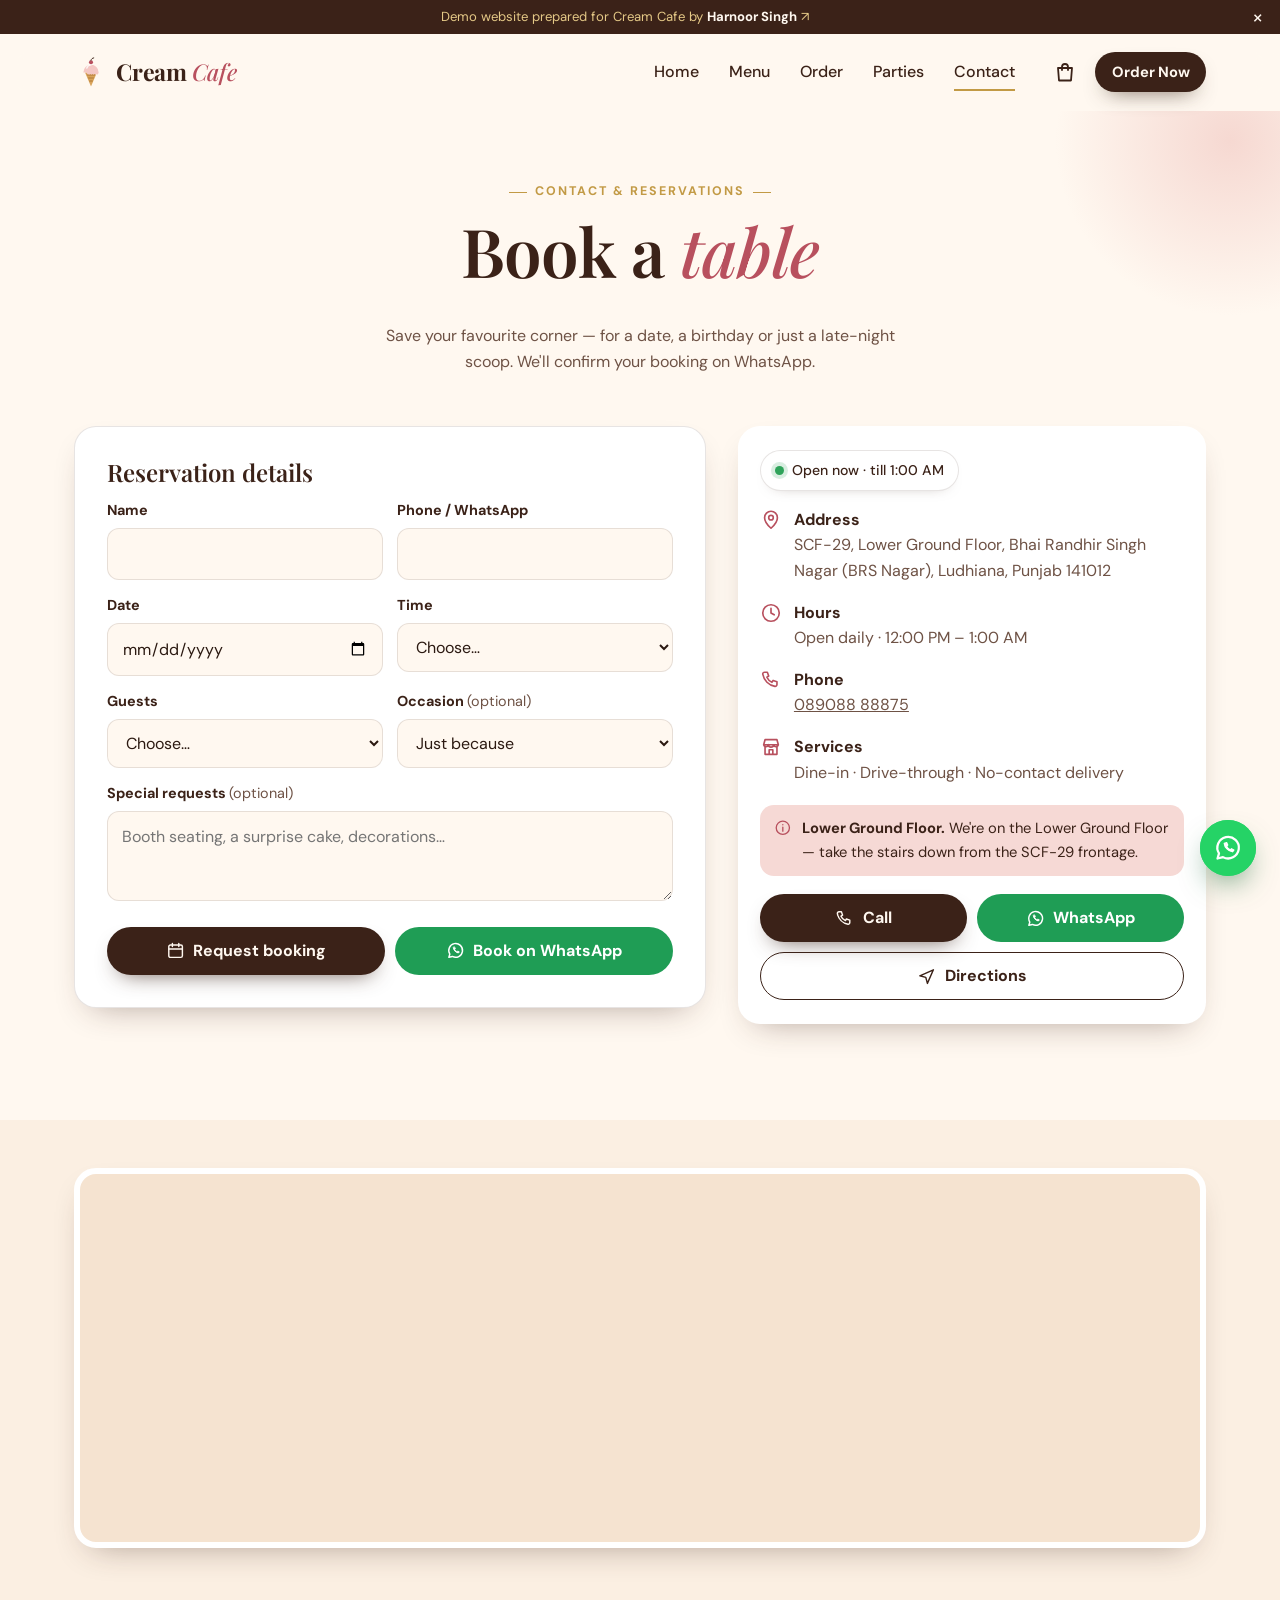
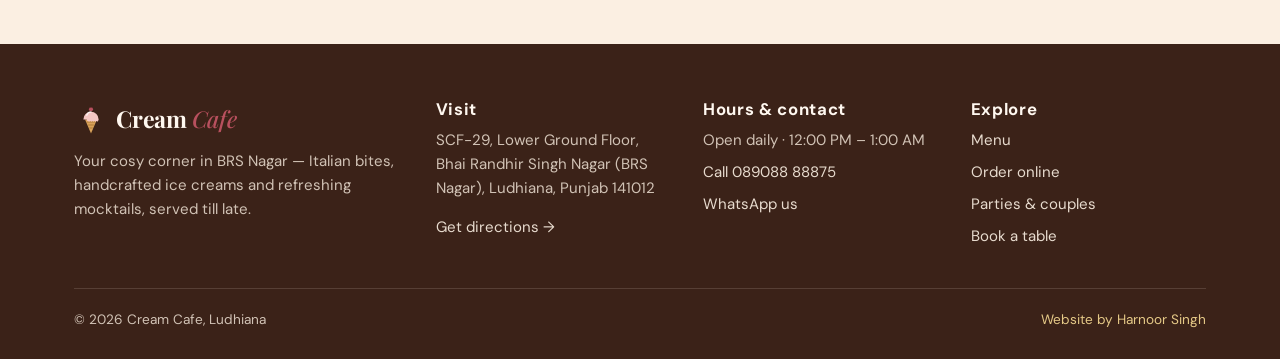
<file: contact.html>
<!doctype html>
<html lang="en-IN" class="no-js">
<head>
<meta charset="utf-8">
<meta name="viewport" content="width=device-width, initial-scale=1, viewport-fit=cover">
<!-- DEMO: remove this robots meta tag (on every page) once the owner approves the site -->
<meta name="robots" content="noindex, nofollow">
<title>Book a Table | Cream Cafe, BRS Nagar Ludhiana — Late Night Cafe</title>
<meta name="description" content="Book a table at Cream Cafe, SCF-29 Lower Ground Floor, BRS Nagar, Ludhiana. Open daily till 1 AM. Call 089088 88875 or WhatsApp us. Directions, hours and map.">
<link rel="canonical" href="https://creamcafe.netlify.app/contact.html">
<meta name="theme-color" content="#3B2218">
<meta property="og:type" content="website">
<meta property="og:site_name" content="Cream Cafe">
<meta property="og:locale" content="en_IN">
<meta property="og:title" content="Book a Table | Cream Cafe, BRS Nagar Ludhiana — Late Night Cafe">
<meta property="og:description" content="Book a table at Cream Cafe, SCF-29 Lower Ground Floor, BRS Nagar, Ludhiana. Open daily till 1 AM. Call 089088 88875 or WhatsApp us. Directions, hours and map.">
<meta property="og:url" content="https://creamcafe.netlify.app/contact.html">
<meta property="og:image" content="https://creamcafe.netlify.app/images/og-image.jpg">
<meta property="og:image:width" content="1200">
<meta property="og:image:height" content="630">
<meta name="twitter:card" content="summary_large_image">
<link rel="icon" href="images/favicon.svg" type="image/svg+xml">
<link rel="apple-touch-icon" href="images/apple-touch-icon.png">
<link rel="preconnect" href="https://fonts.googleapis.com">
<link rel="preconnect" href="https://fonts.gstatic.com" crossorigin>
<link rel="stylesheet" href="https://fonts.googleapis.com/css2?family=DM+Sans:opsz,wght@9..40,400;9..40,500;9..40,700&family=Playfair+Display:ital,wght@0,500;0,600;0,700;1,500;1,600&display=swap">
<link rel="stylesheet" href="css/style.css">
<script>try{if(sessionStorage.getItem("cc_demo_dismissed"))document.documentElement.classList.add("demo-dismissed")}catch(e){}</script>
</head>
<body>
<svg width="0" height="0" style="position:absolute" aria-hidden="true" focusable="false">
<symbol id="i-phone" viewBox="0 0 24 24"><path d="M5 3.5h3l1.5 4.2-2 1.3a11 11 0 0 0 5.5 5.5l1.3-2 4.2 1.5v3a2 2 0 0 1-2.2 2A16.5 16.5 0 0 1 3 5.7 2 2 0 0 1 5 3.5z"/></symbol>
<symbol id="i-wa" viewBox="0 0 24 24"><path d="M3.6 20.4l1.2-4.1A8.6 8.6 0 1 1 8 19.3z"/><path d="M9 8.3c.2 3 3.4 6.4 6.6 6.7l1.1-1.4-1.9-1-1 .9c-1-.4-2.5-1.9-2.9-2.9l.9-1-.9-1.9z" fill="currentColor" stroke-width="1"/></symbol>
<symbol id="i-pin" viewBox="0 0 24 24"><path d="M12 21s-7-6.2-7-11.5a7 7 0 0 1 14 0C19 14.8 12 21 12 21z"/><circle cx="12" cy="9.5" r="2.5"/></symbol>
<symbol id="i-clock" viewBox="0 0 24 24"><circle cx="12" cy="12" r="9"/><path d="M12 7v5l3.5 2"/></symbol>
<symbol id="i-bag" viewBox="0 0 24 24"><path d="M5 8h14l-1 12.5H6z"/><path d="M9 10V7a3 3 0 0 1 6 0v3"/></symbol>
<symbol id="i-heart" viewBox="0 0 24 24"><path d="M12 20s-7.5-4.6-7.5-10A4.2 4.2 0 0 1 12 7.4 4.2 4.2 0 0 1 19.5 10c0 5.4-7.5 10-7.5 10z"/></symbol>
<symbol id="i-leaf" viewBox="0 0 24 24"><path d="M5 19c0-8 5-13 15-14-1 10-6 15-14 15"/><path d="M5 19l7-7"/></symbol>
<symbol id="i-scoop" viewBox="0 0 24 24"><path d="M7.5 11.5L12 22l4.5-10.5"/><path d="M6.5 11.5a5.5 5.5 0 1 1 11 0z"/><path d="M8.5 15h7"/></symbol>
<symbol id="i-moon" viewBox="0 0 24 24"><path d="M20 14.5A8 8 0 0 1 9.5 4a8 8 0 1 0 10.5 10.5z"/></symbol>
<symbol id="i-car" viewBox="0 0 24 24"><path d="M4 16v-4l2-5h12l2 5v4z"/><path d="M4 12h16"/><circle cx="7.5" cy="16.5" r="1.8"/><circle cx="16.5" cy="16.5" r="1.8"/></symbol>
<symbol id="i-check" viewBox="0 0 24 24"><path d="M5 12.5l4.5 4.5L19 7.5"/></symbol>
<symbol id="i-search" viewBox="0 0 24 24"><circle cx="11" cy="11" r="6.5"/><path d="M20 20l-4.3-4.3"/></symbol>
<symbol id="i-gift" viewBox="0 0 24 24"><rect x="4" y="9" width="16" height="11" rx="1.5"/><path d="M3 9h18M12 9v11M12 9S10.5 4 8 4.5 7 9 12 9zm0 0s1.5-5 4-4.5S17 9 12 9z"/></symbol>
<symbol id="i-users" viewBox="0 0 24 24"><circle cx="9" cy="8" r="3.2"/><path d="M3 20c0-3.6 2.7-6 6-6s6 2.4 6 6"/><circle cx="17" cy="9" r="2.5"/><path d="M16.5 14c2.6 0 4.5 2 4.5 5"/></symbol>
<symbol id="i-calendar" viewBox="0 0 24 24"><rect x="3.5" y="5" width="17" height="15.5" rx="2"/><path d="M3.5 10h17M8 3v4M16 3v4"/></symbol>
<symbol id="i-info" viewBox="0 0 24 24"><circle cx="12" cy="12" r="9"/><path d="M12 11v5.5M12 7.6v.2"/></symbol>
<symbol id="i-sparkle" viewBox="0 0 24 24"><path d="M12 3l1.8 5.4L19 10l-5.2 1.6L12 17l-1.8-5.4L5 10l5.2-1.6zM19 16l.8 2.2L22 19l-2.2.8L19 22l-.8-2.2L16 19l2.2-.8z"/></symbol>
<symbol id="i-lock" viewBox="0 0 24 24"><rect x="5" y="10.5" width="14" height="10" rx="2"/><path d="M8 10.5V8a4 4 0 0 1 8 0v2.5"/></symbol>
<symbol id="i-store" viewBox="0 0 24 24"><path d="M4 9.5L5.5 4h13L20 9.5M4 9.5h16M4 9.5a2.7 2.7 0 0 0 5.3 0 2.7 2.7 0 0 0 5.4 0 2.7 2.7 0 0 0 5.3 0M5.5 12v8h13v-8M10 20v-5h4v5"/></symbol>
<symbol id="i-truck" viewBox="0 0 24 24"><path d="M3 6h11v10H3zM14 9.5h4l3 3.5v3h-7"/><circle cx="7" cy="17.5" r="1.8"/><circle cx="17.5" cy="17.5" r="1.8"/></symbol>
<symbol id="i-qr" viewBox="0 0 24 24"><rect x="4" y="4" width="6" height="6" rx="1"/><rect x="14" y="4" width="6" height="6" rx="1"/><rect x="4" y="14" width="6" height="6" rx="1"/><path d="M14 14h2.5v2.5H14zM17.5 17.5H20V20h-2.5zM14 19.5h1M19.5 14v1"/></symbol>
<symbol id="i-cash" viewBox="0 0 24 24"><rect x="3" y="6.5" width="18" height="11" rx="2"/><circle cx="12" cy="12" r="2.5"/><path d="M6.5 9.5v5M17.5 9.5v5"/></symbol>
<symbol id="i-nav" viewBox="0 0 24 24"><path d="M3.5 11L20.5 3.5 13 20.5l-2-7.5z"/></symbol>
<symbol id="i-glass" viewBox="0 0 24 24"><path d="M5 4h14l-7 8zM12 12v8M8 20h8"/><path d="M15.5 3l3-1.5"/></symbol>
<symbol id="i-insta" viewBox="0 0 24 24"><rect x="3.5" y="3.5" width="17" height="17" rx="5"/><circle cx="12" cy="12" r="4"/><path d="M17.2 6.8v.1"/></symbol>
</svg>
<a class="skip-link" href="#main">Skip to content</a>
<!-- DEMO BANNER: remove this block (or set demo.enabled=false in js/config.js) once the owner approves -->
<div class="demo-banner" id="demoBanner" role="region" aria-label="Demo notice">
  <a href="https://harnoor-mu.vercel.app" target="_blank" rel="noopener">Demo website prepared for Cream Cafe by <strong>Harnoor Singh</strong> ↗</a>
  <button type="button" class="demo-close" aria-label="Dismiss demo notice">×</button>
</div>
<header class="site-header">
  <div class="container nav-wrap">
    <a class="brand" href="index.html" aria-label="Cream Cafe — home"><svg viewBox="0 0 40 40" aria-hidden="true"><path d="M13 20.5L20 37l7-16.5z" fill="#D9A35A"/><path d="M15.2 23.5l9.6 0M16.6 27l6.8 0M18 30.5h4" stroke="#B07B36" stroke-width="1.2"/><path d="M11 20.5a9 9 0 1 1 18 0c0 1.6-1.2 1.6-1.6 3-.5-1.6-1.4-1.6-2 0-.6-1.4-1.6-1.4-2.2 0-.6-1.5-1.6-1.5-2.4 0-.6-1.4-1.6-1.4-2.2 0-.6-1.5-1.5-1.5-2 0-.4-1.4-1.6-1.4-1.6-3z" fill="#F4C7C3"/><path d="M15 15.5a5.5 5.5 0 0 1 5-3.8" stroke="#fff" stroke-width="1.6" fill="none" stroke-linecap="round" opacity=".8"/><circle cx="20" cy="8.6" r="2.4" fill="#B8505E"/><path d="M20 6.2c.4-1.6 1.6-2.6 3.2-2.8" stroke="#3B2218" stroke-width="1.1" fill="none" stroke-linecap="round"/></svg><span>Cream <em>Cafe</em></span></a>
    <nav class="main-nav" id="mainNav" aria-label="Main">
      <a href="index.html">Home</a>
      <a href="menu.html">Menu</a>
      <a href="order.html">Order</a>
      <a href="parties.html">Parties</a>
      <a href="contact.html" aria-current="page">Contact</a>
      <a class="btn btn-primary" data-href="order-online" href="https://www.zomato.com/ludhiana/cream-cafe-brs-nagar" target="_blank" rel="noopener">Order Now</a>
    </nav>
    <div class="nav-actions">
      <a class="cart-link" href="order.html" aria-label="Your order"><svg class="icon" aria-hidden="true"><use href="#i-bag"/></svg><span class="cart-badge" data-cart-count hidden>0</span></a>
      <a class="btn btn-primary btn-sm nav-order" data-href="order-online" href="https://www.zomato.com/ludhiana/cream-cafe-brs-nagar" target="_blank" rel="noopener">Order Now</a>
      <button type="button" class="nav-toggle" aria-expanded="false" aria-controls="mainNav" aria-label="Menu"><span></span></button>
    </div>
  </div>
</header>
<main id="main">

<section class="page-hero">
  <div class="container">
    <span class="eyebrow">Contact &amp; reservations</span>
    <h1>Book a <em class="script">table</em></h1>
    <p>Save your favourite corner — for a date, a birthday or just a late-night scoop. We'll confirm your booking on WhatsApp.</p>
  </div>
</section>
<section class="section" style="padding-top:16px">
  <div class="container order-layout">
    <form class="form-card reveal" id="book" name="table-booking" method="POST" action="thank-you.html" data-netlify="true" netlify-honeypot="bot-field" data-validate>
      <input type="hidden" name="form-name" value="table-booking">
      <p class="hp"><label>Don't fill this out: <input name="bot-field"></label></p>
      <h2 style="font-size:1.5rem">Reservation details</h2>
      <div class="form-grid two">
        <div class="field"><label for="b-name">Name</label><input id="b-name" name="name" autocomplete="name" required maxlength="60" data-wa-label="Name"><div class="err">Please enter your name.</div></div>
        <div class="field"><label for="b-phone">Phone / WhatsApp</label><input id="b-phone" name="phone" type="tel" inputmode="tel" autocomplete="tel" required pattern="^(\+?91[\s\-]?)?0?[6-9]\d{4}[\s\-]?\d{5}$" data-wa-label="Phone"><div class="err">Please enter a valid 10-digit mobile number.</div></div>
        <div class="field"><label for="b-date">Date</label><input id="b-date" name="date" type="date" required data-min-today data-wa-label="Date"><div class="err">Please pick a date.</div></div>
        <div class="field"><label for="b-time">Time</label><select id="b-time" name="time" required data-wa-label="Time"><option value="">Choose…</option><option>12:00 PM</option><option>12:30 PM</option><option>1:00 PM</option><option>1:30 PM</option><option>2:00 PM</option><option>3:00 PM</option><option>4:00 PM</option><option>5:00 PM</option><option>6:00 PM</option><option>6:30 PM</option><option>7:00 PM</option><option>7:30 PM</option><option>8:00 PM</option><option>8:30 PM</option><option>9:00 PM</option><option>9:30 PM</option><option>10:00 PM</option><option>10:30 PM</option><option>11:00 PM</option><option>11:30 PM</option><option>12:00 AM</option></select><div class="err">Please choose a time.</div></div>
        <div class="field"><label for="b-guests">Guests</label><select id="b-guests" name="guests" required data-wa-label="Guests"><option value="">Choose…</option><option>1</option><option>2</option><option>3</option><option>4</option><option>5</option><option>6</option><option>7</option><option>8</option><option>9</option><option>10</option><option>11</option><option>12</option><option>13+</option></select><div class="err">How many guests?</div></div>
        <div class="field"><label for="b-occ">Occasion <span class="opt">(optional)</span></label><select id="b-occ" name="occasion" data-wa-label="Occasion"><option value="">Just because</option><option>Date night</option><option>Anniversary</option><option>Birthday</option><option>Friends / family</option><option>Business</option></select></div>
        <div class="field full"><label for="b-notes">Special requests <span class="opt">(optional)</span></label><textarea id="b-notes" name="notes" maxlength="400" placeholder="Booth seating, a surprise cake, decorations…" data-wa-label="Requests"></textarea></div>
      </div>
      <div class="btn-row" style="margin-top:18px">
        <button class="btn btn-primary" type="submit"><svg class="icon" aria-hidden="true"><use href="#i-calendar"/></svg>Request booking</button>
        <button class="btn btn-wa" type="button" data-wa-form="book" data-wa-title="Hi Cream Cafe! I'd like to book a table:"><svg class="icon" aria-hidden="true"><use href="#i-wa"/></svg>Book on WhatsApp</button>
      </div>
    </form>
    <aside class="order-aside">
      <div class="info-card reveal">
        <span class="chip" data-open-status style="margin-bottom:16px"><span class="status-dot" aria-hidden="true"></span><span data-open-label>Open daily till 1 AM</span></span>
        <ul class="info-list">
          <li><svg class="icon" aria-hidden="true"><use href="#i-pin"/></svg><div><strong>Address</strong><span data-cfg="address">SCF-29, Lower Ground Floor, Bhai Randhir Singh Nagar (BRS Nagar), Ludhiana, Punjab 141012</span></div></li>
          <li><svg class="icon" aria-hidden="true"><use href="#i-clock"/></svg><div><strong>Hours</strong><span data-cfg="hours">Open daily · 12:00 PM – 1:00 AM</span></div></li>
          <li><svg class="icon" aria-hidden="true"><use href="#i-phone"/></svg><div><strong>Phone</strong><a data-href="tel" href="tel:+918908888875" data-cfg="phone">089088 88875</a></div></li>
          <li><svg class="icon" aria-hidden="true"><use href="#i-store"/></svg><div><strong>Services</strong><span>Dine-in · Drive-through · No-contact delivery</span></div></li>
        </ul>
        <div class="note"><svg class="icon" aria-hidden="true"><use href="#i-info"/></svg><span><strong>Lower Ground Floor.</strong> <span data-cfg="entrance">We're on the Lower Ground Floor — take the stairs down from the SCF-29 frontage.</span></span></div>
        <div class="btn-row">
          <a class="btn btn-primary" data-href="tel" href="tel:+918908888875"><svg class="icon" aria-hidden="true"><use href="#i-phone"/></svg>Call</a>
          <a class="btn btn-wa" data-href="whatsapp" href="https://wa.me/918908888875" target="_blank" rel="noopener"><svg class="icon" aria-hidden="true"><use href="#i-wa"/></svg>WhatsApp</a>
          <a class="btn btn-outline" data-href="directions" href="https://www.google.com/maps/dir/?api=1&amp;destination=Cream+Cafe+SCF-29+BRS+Nagar+Ludhiana" target="_blank" rel="noopener"><svg class="icon" aria-hidden="true"><use href="#i-nav"/></svg>Directions</a>
        </div>
      </div>
    </aside>
  </div>
</section>
<section class="section bg-cream2" style="padding-top:48px" aria-label="Map">
  <div class="container">
    <div class="map-frame reveal" style="height:380px"><iframe data-map src="https://www.google.com/maps?q=Cream+Cafe,+SCF-29,+BRS+Nagar,+Ludhiana&amp;output=embed" title="Map showing Cream Cafe in BRS Nagar, Ludhiana" loading="lazy" referrerpolicy="no-referrer-when-downgrade" allowfullscreen></iframe></div>
  </div>
</section>
</main>
<footer class="site-footer">
  <div class="container">
    <div class="footer-grid">
      <div>
        <a class="brand" href="index.html" aria-label="Cream Cafe — home"><svg viewBox="0 0 40 40" aria-hidden="true"><path d="M13 20.5L20 37l7-16.5z" fill="#D9A35A"/><path d="M15.2 23.5l9.6 0M16.6 27l6.8 0M18 30.5h4" stroke="#B07B36" stroke-width="1.2"/><path d="M11 20.5a9 9 0 1 1 18 0c0 1.6-1.2 1.6-1.6 3-.5-1.6-1.4-1.6-2 0-.6-1.4-1.6-1.4-2.2 0-.6-1.5-1.6-1.5-2.4 0-.6-1.4-1.6-1.4-2.2 0-.6-1.5-1.5-1.5-2 0-.4-1.4-1.6-1.4-1.6-3z" fill="#F4C7C3"/><path d="M15 15.5a5.5 5.5 0 0 1 5-3.8" stroke="#fff" stroke-width="1.6" fill="none" stroke-linecap="round" opacity=".8"/><circle cx="20" cy="8.6" r="2.4" fill="#B8505E"/><path d="M20 6.2c.4-1.6 1.6-2.6 3.2-2.8" stroke="#3B2218" stroke-width="1.1" fill="none" stroke-linecap="round"/></svg><span>Cream <em>Cafe</em></span></a>
        <p style="margin-top:12px">Your cosy corner in BRS Nagar — Italian bites, handcrafted ice creams and refreshing mocktails, served till late.</p>
        <p data-if-pureveg hidden><strong>100% Vegetarian</strong></p>
        <p data-if-instagram hidden><a href="#" target="_blank" rel="noopener">Follow us on Instagram</a></p>
      </div>
      <div>
        <h3>Visit</h3>
        <p><span data-cfg="address">SCF-29, Lower Ground Floor, Bhai Randhir Singh Nagar (BRS Nagar), Ludhiana, Punjab 141012</span></p>
        <a data-href="directions" href="https://www.google.com/maps/dir/?api=1&amp;destination=Cream+Cafe+SCF-29+BRS+Nagar+Ludhiana" target="_blank" rel="noopener">Get directions →</a>
      </div>
      <div>
        <h3>Hours &amp; contact</h3>
        <ul>
          <li data-cfg="hours">Open daily · 12:00 PM – 1:00 AM</li>
          <li><a data-href="tel" href="tel:+918908888875">Call <span data-cfg="phone">089088 88875</span></a></li>
          <li><a data-href="whatsapp" href="https://wa.me/918908888875" target="_blank" rel="noopener">WhatsApp us</a></li>
        </ul>
      </div>
      <div>
        <h3>Explore</h3>
        <ul>
          <li><a href="menu.html">Menu</a></li>
          <li><a href="order.html">Order online</a></li>
          <li><a href="parties.html">Parties &amp; couples</a></li>
          <li><a href="contact.html">Book a table</a></li>
        </ul>
      </div>
    </div>
    <div class="footer-bottom">
      <span>© <span data-cfg="year">2026</span> Cream Cafe, Ludhiana</span>
      <span class="credit"><a href="https://harnoor-mu.vercel.app" target="_blank" rel="noopener">Website by Harnoor Singh</a></span>
    </div>
  </div>
</footer>
<a class="wa-float" data-href="whatsapp" href="https://wa.me/918908888875" target="_blank" rel="noopener" aria-label="Chat with us on WhatsApp"><svg class="icon" aria-hidden="true"><use href="#i-wa"/></svg></a>
<nav class="mobile-bar" aria-label="Quick contact">
  <a data-href="tel" href="tel:+918908888875"><svg class="icon" aria-hidden="true"><use href="#i-phone"/></svg>Call</a>
  <a data-href="whatsapp" href="https://wa.me/918908888875" target="_blank" rel="noopener"><svg class="icon" aria-hidden="true"><use href="#i-wa"/></svg>WhatsApp</a>
  <a data-href="directions" href="https://www.google.com/maps/dir/?api=1&amp;destination=Cream+Cafe+SCF-29+BRS+Nagar+Ludhiana" target="_blank" rel="noopener"><svg class="icon" aria-hidden="true"><use href="#i-nav"/></svg>Directions</a>
</nav>
<script src="js/config.js" defer></script>
<script src="js/pricing.js" defer></script>
<script src="js/common.js" defer></script>
</body>
</html>
</file>
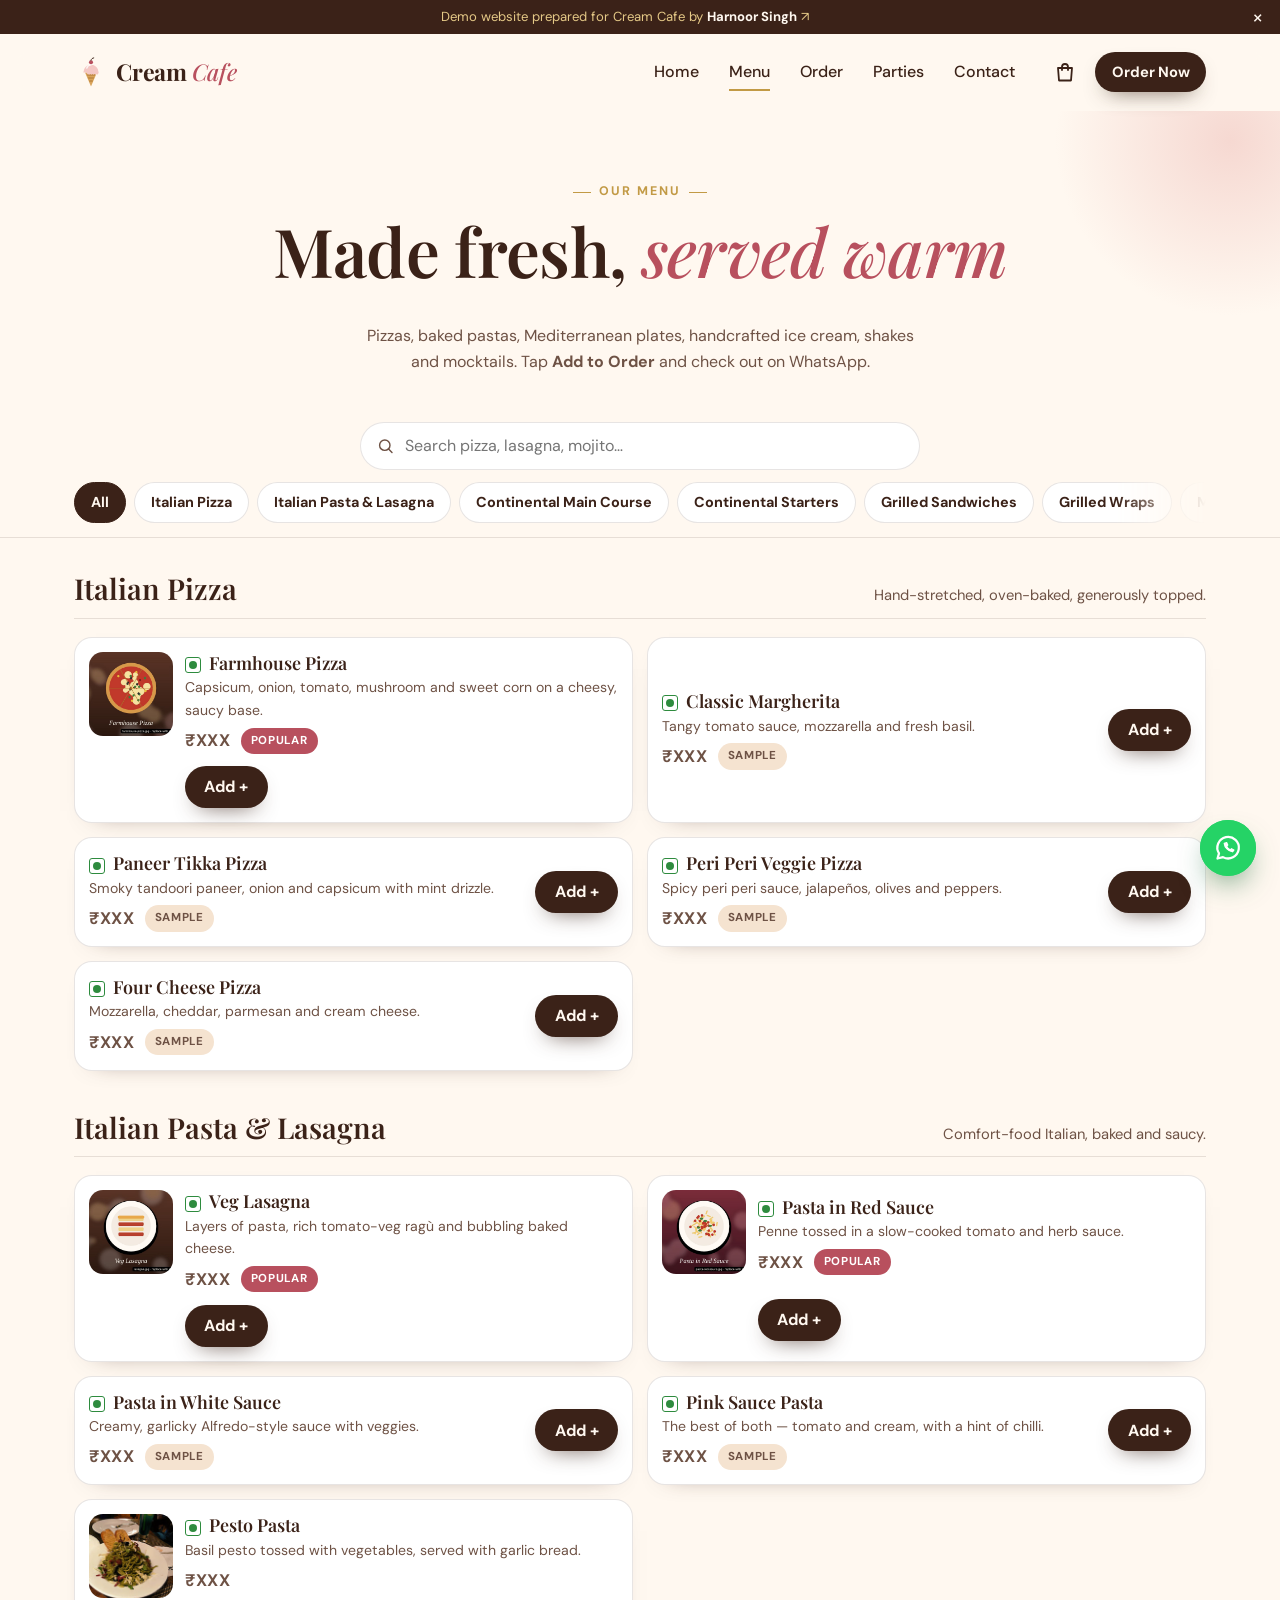
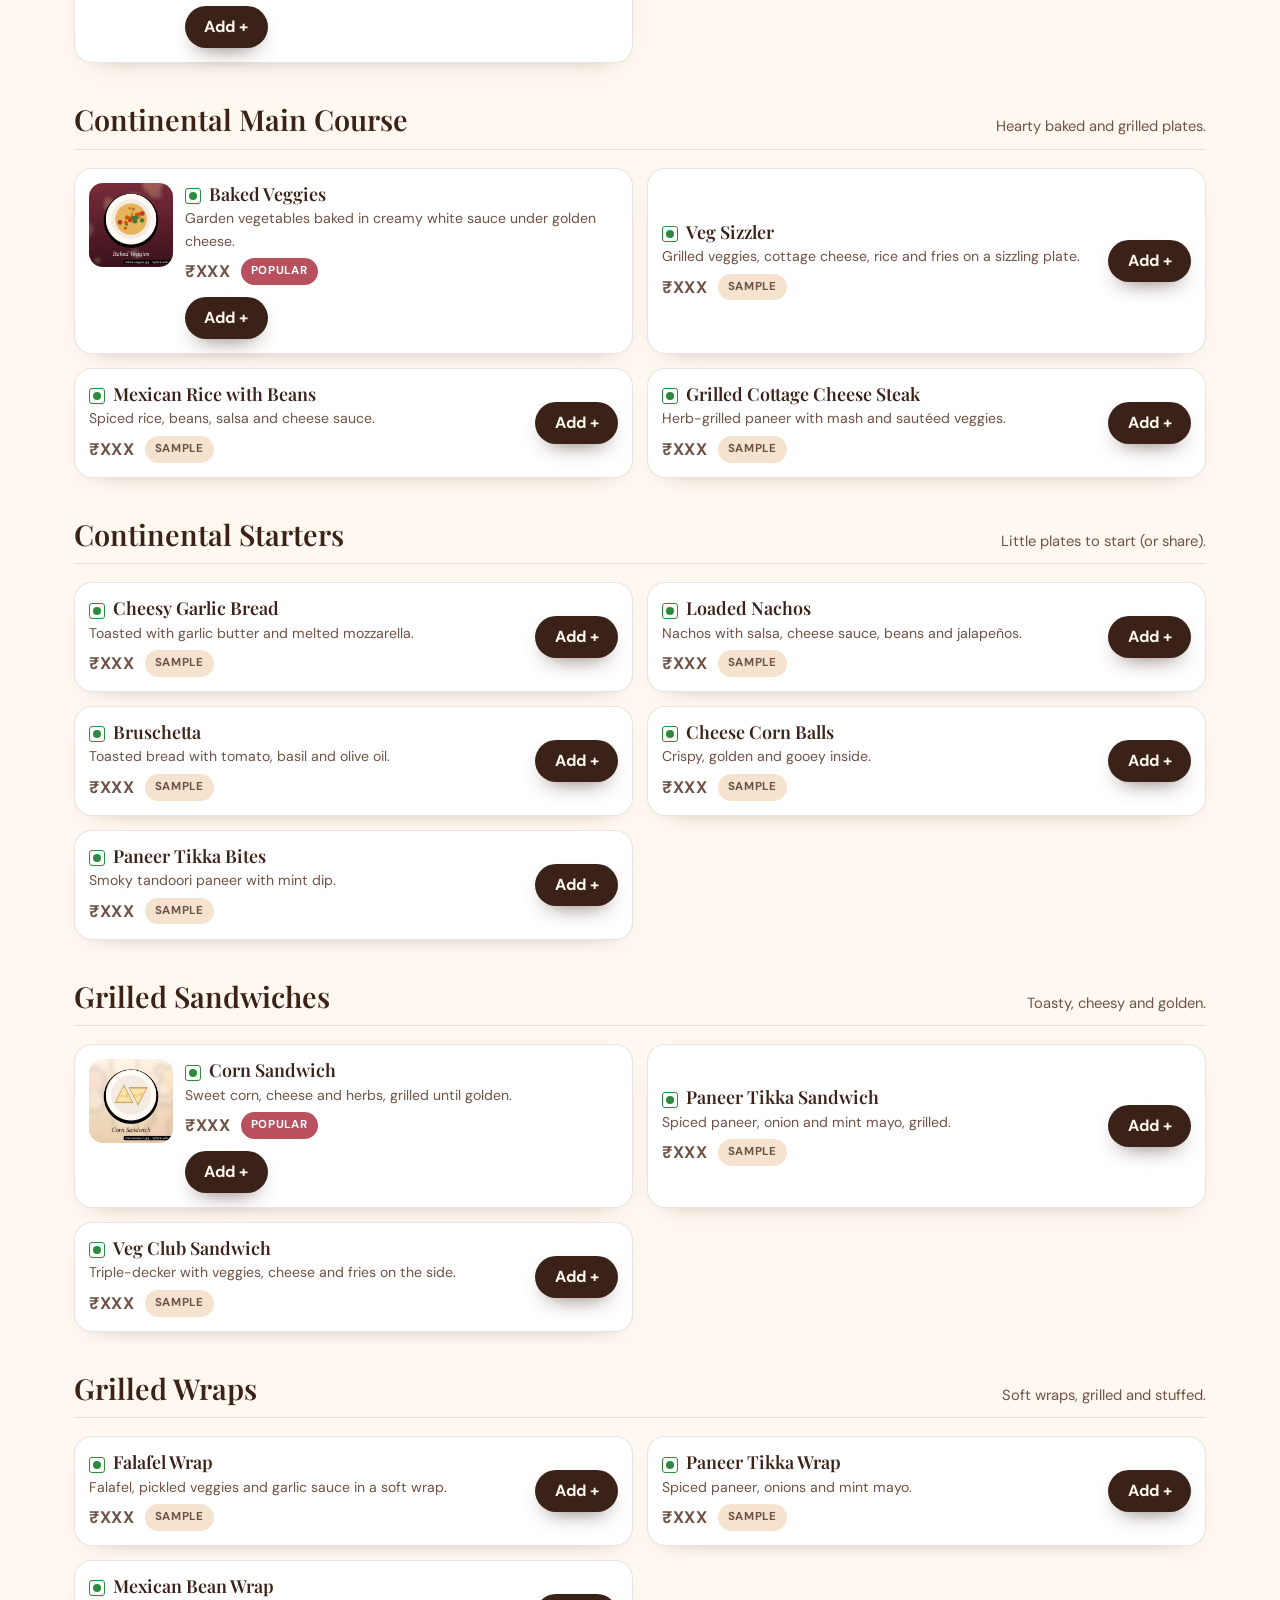
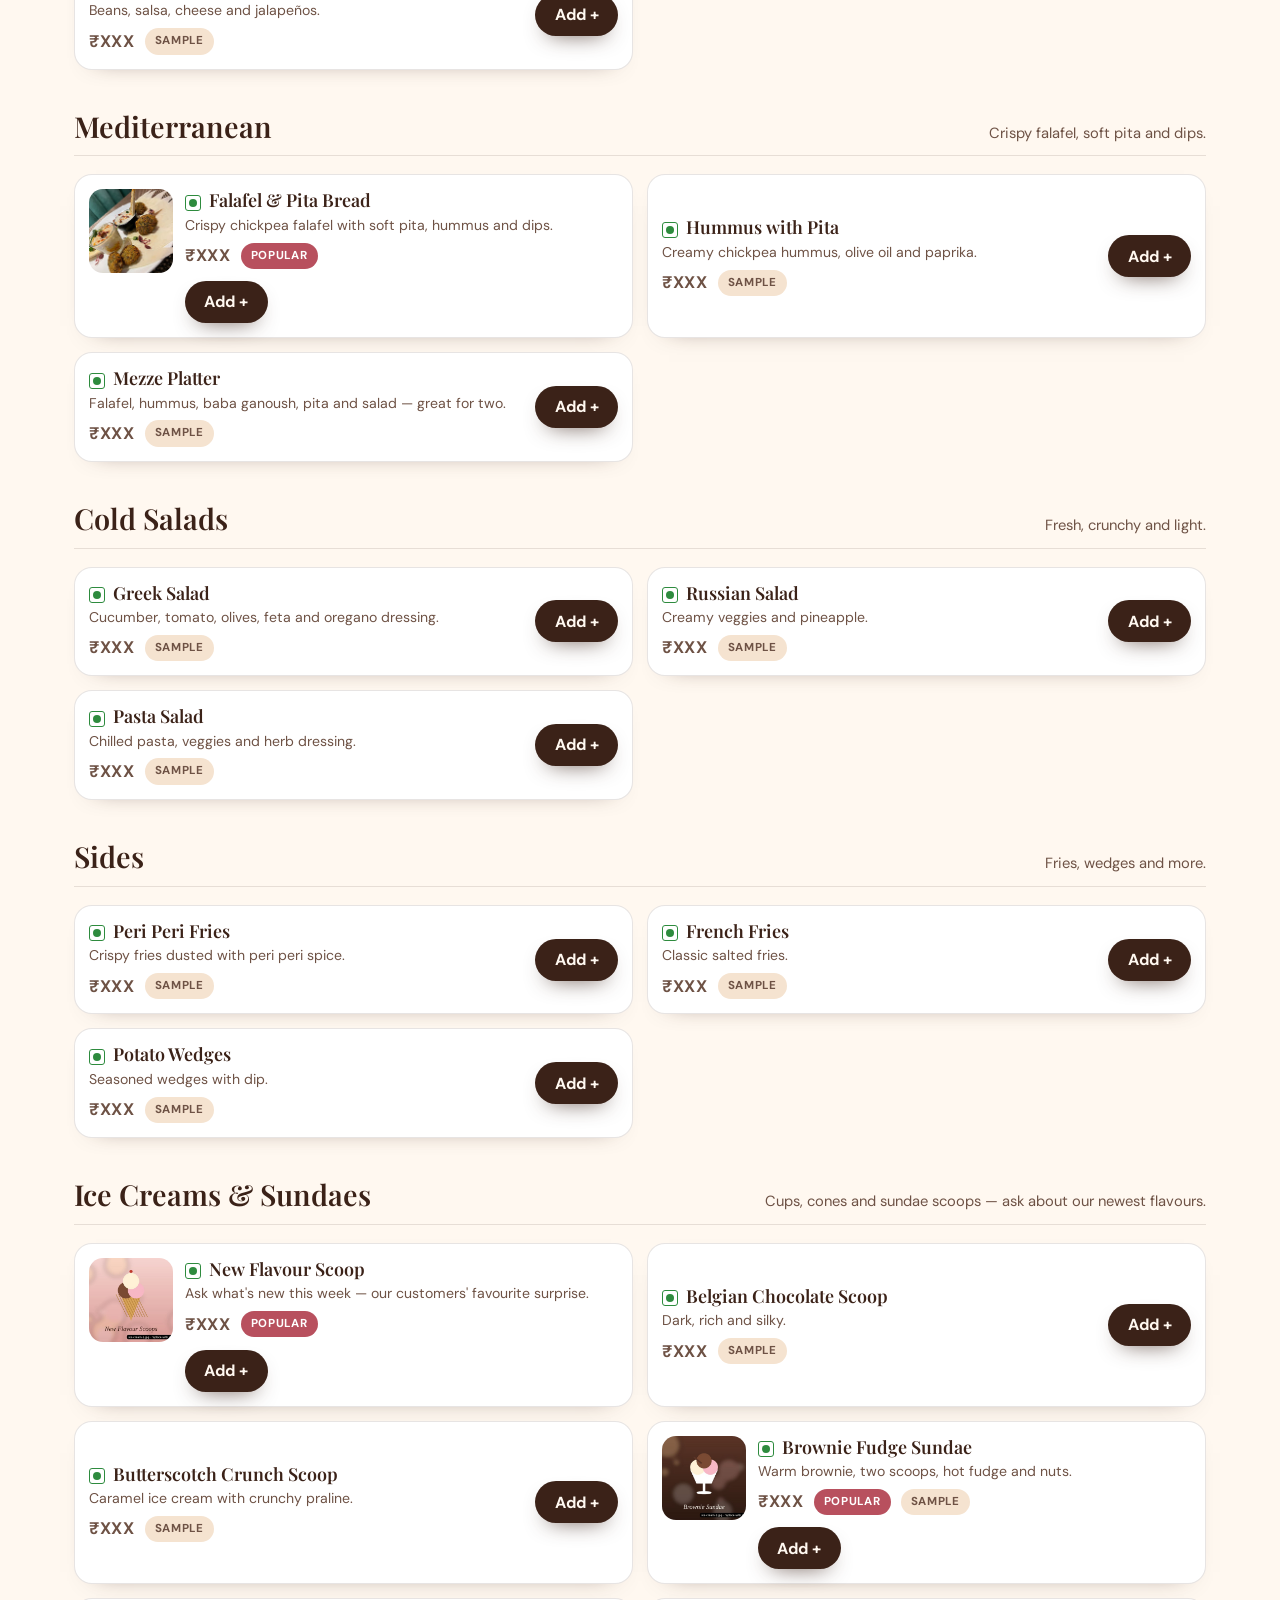
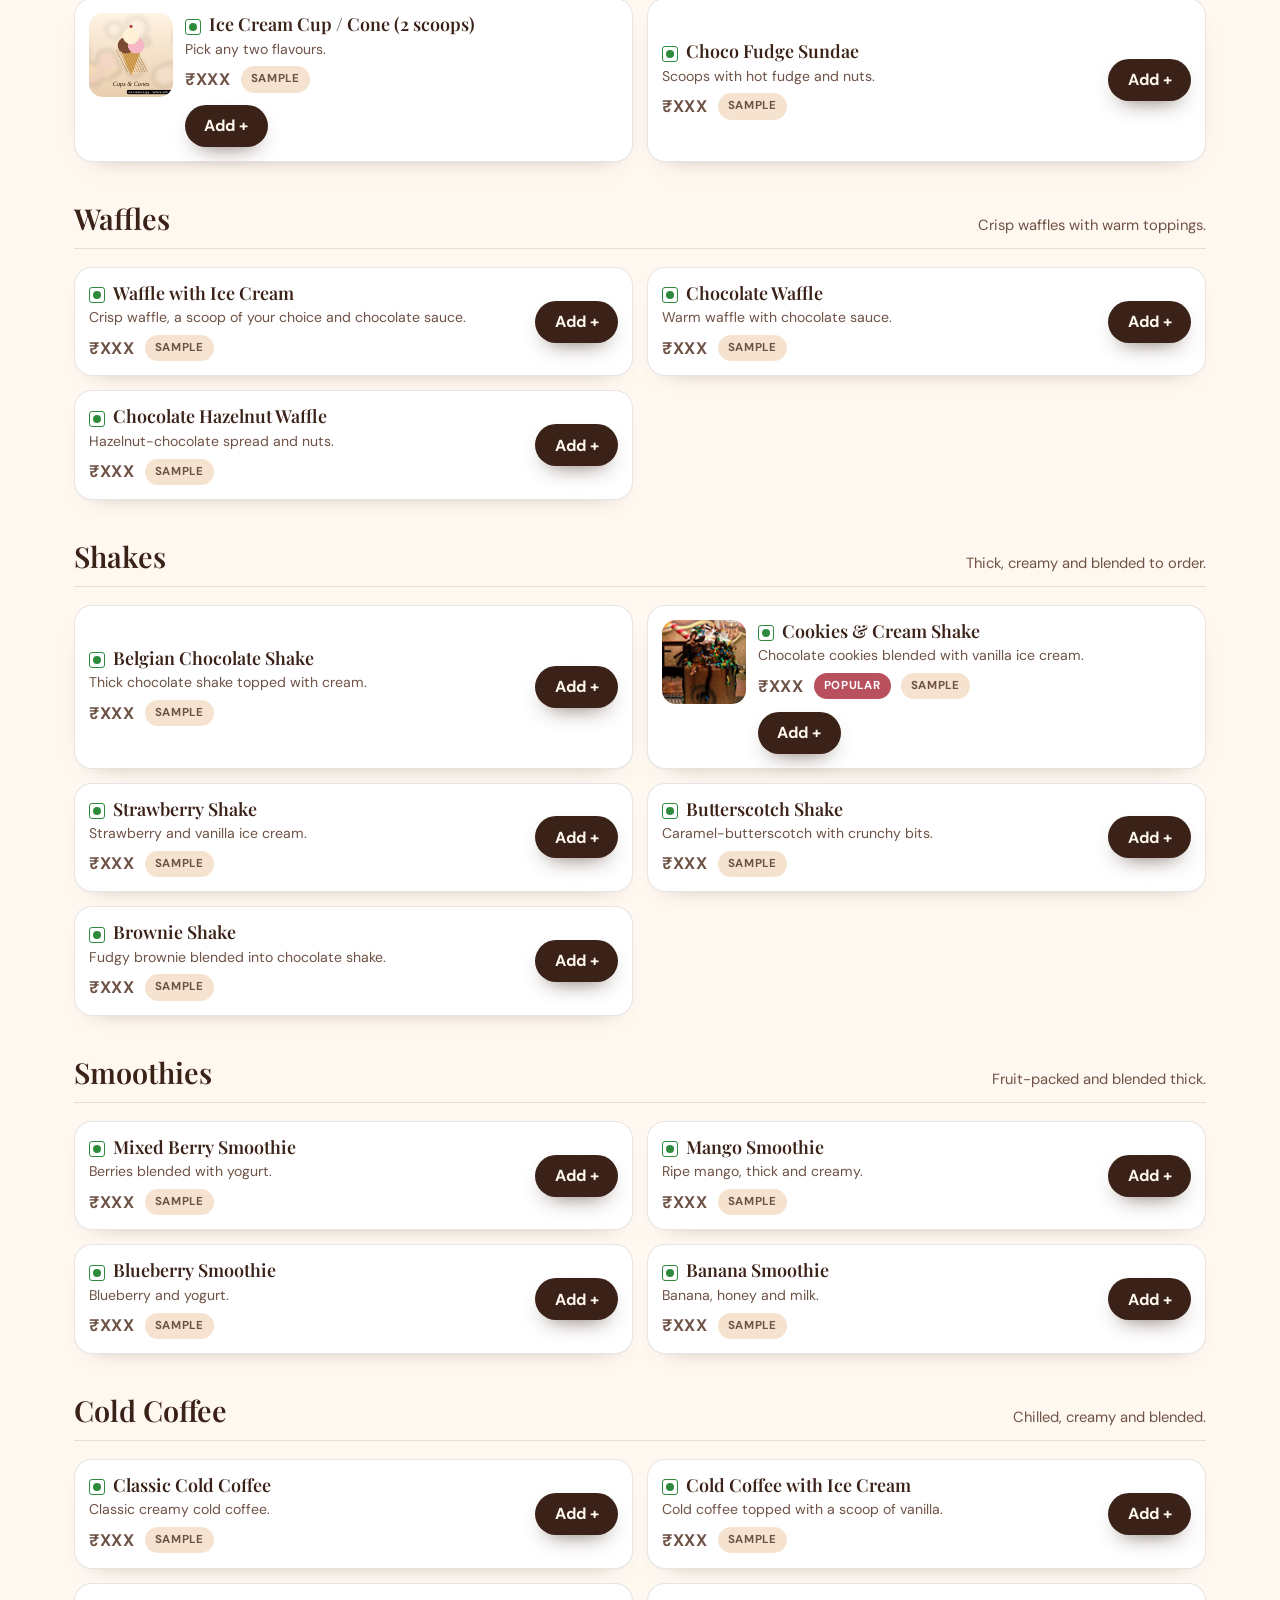
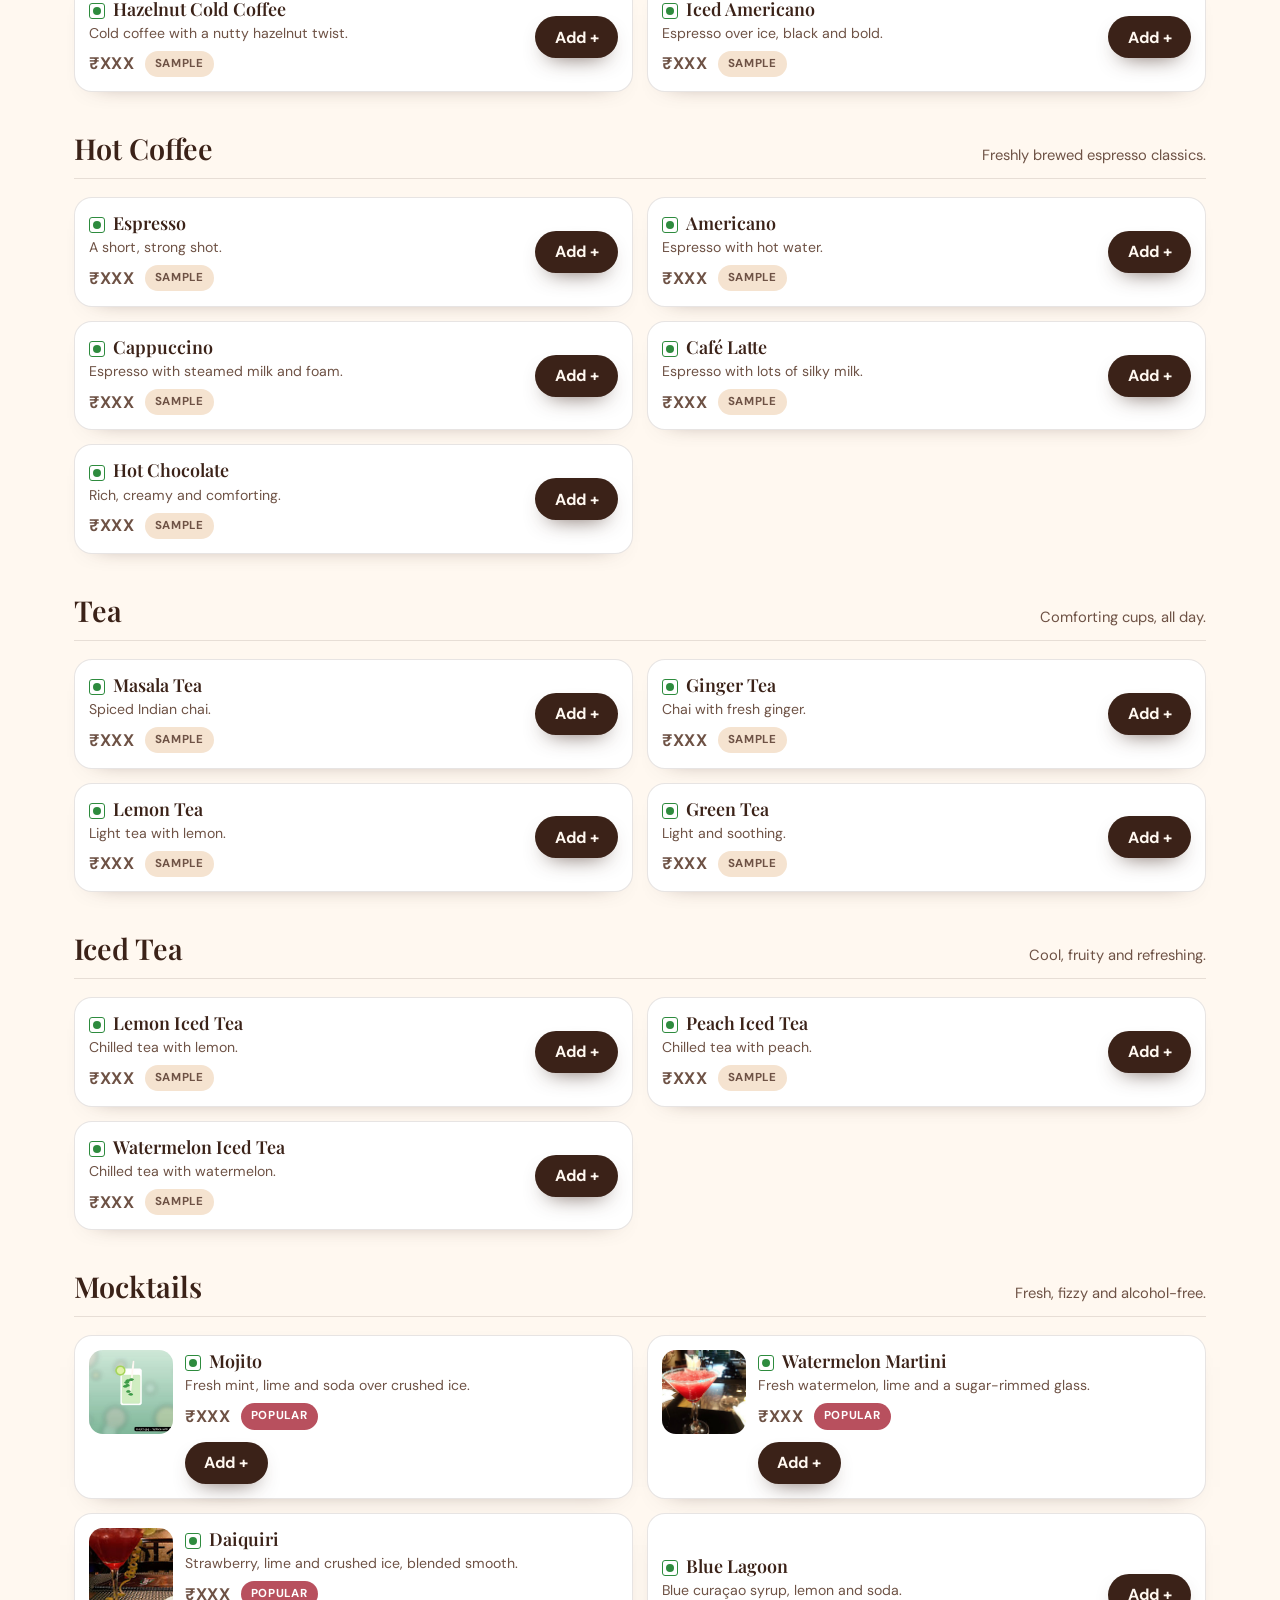
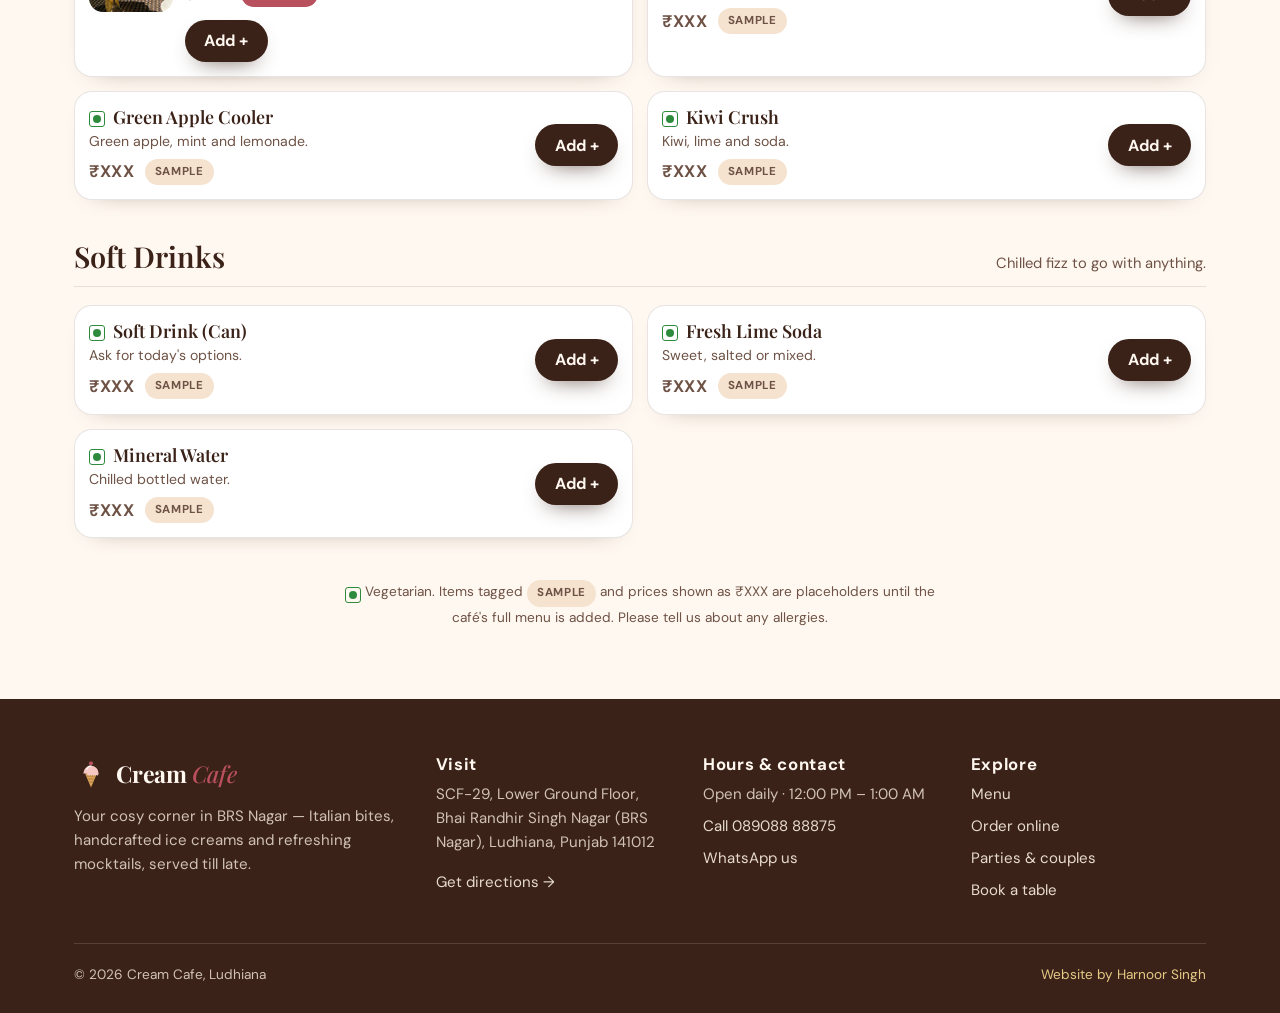
<file: menu.html>
<!doctype html>
<html lang="en-IN" class="no-js">
<head>
<meta charset="utf-8">
<meta name="viewport" content="width=device-width, initial-scale=1, viewport-fit=cover">
<!-- DEMO: remove this robots meta tag (on every page) once the owner approves the site -->
<meta name="robots" content="noindex, nofollow">
<title>Menu | Cream Cafe BRS Nagar — Pizza, Pasta, Ice Cream &amp; Mocktails</title>
<meta name="description" content="Explore the Cream Cafe menu: farmhouse pizza, veg lasagna, pasta in red sauce, falafel &amp; pita, corn sandwich, ice cream sundaes, shakes and mocktails. Order online in Ludhiana.">
<link rel="canonical" href="https://creamcafe.netlify.app/menu.html">
<meta name="theme-color" content="#3B2218">
<meta property="og:type" content="website">
<meta property="og:site_name" content="Cream Cafe">
<meta property="og:locale" content="en_IN">
<meta property="og:title" content="Menu | Cream Cafe BRS Nagar — Pizza, Pasta, Ice Cream &amp; Mocktails">
<meta property="og:description" content="Explore the Cream Cafe menu: farmhouse pizza, veg lasagna, pasta in red sauce, falafel &amp; pita, corn sandwich, ice cream sundaes, shakes and mocktails. Order online in Ludhiana.">
<meta property="og:url" content="https://creamcafe.netlify.app/menu.html">
<meta property="og:image" content="https://creamcafe.netlify.app/images/og-image.jpg">
<meta property="og:image:width" content="1200">
<meta property="og:image:height" content="630">
<meta name="twitter:card" content="summary_large_image">
<link rel="icon" href="images/favicon.svg" type="image/svg+xml">
<link rel="apple-touch-icon" href="images/apple-touch-icon.png">
<link rel="preconnect" href="https://fonts.googleapis.com">
<link rel="preconnect" href="https://fonts.gstatic.com" crossorigin>
<link rel="stylesheet" href="https://fonts.googleapis.com/css2?family=DM+Sans:opsz,wght@9..40,400;9..40,500;9..40,700&family=Playfair+Display:ital,wght@0,500;0,600;0,700;1,500;1,600&display=swap">
<link rel="stylesheet" href="css/style.css">
<script>try{if(sessionStorage.getItem("cc_demo_dismissed"))document.documentElement.classList.add("demo-dismissed")}catch(e){}</script>
</head>
<body>
<svg width="0" height="0" style="position:absolute" aria-hidden="true" focusable="false">
<symbol id="i-phone" viewBox="0 0 24 24"><path d="M5 3.5h3l1.5 4.2-2 1.3a11 11 0 0 0 5.5 5.5l1.3-2 4.2 1.5v3a2 2 0 0 1-2.2 2A16.5 16.5 0 0 1 3 5.7 2 2 0 0 1 5 3.5z"/></symbol>
<symbol id="i-wa" viewBox="0 0 24 24"><path d="M3.6 20.4l1.2-4.1A8.6 8.6 0 1 1 8 19.3z"/><path d="M9 8.3c.2 3 3.4 6.4 6.6 6.7l1.1-1.4-1.9-1-1 .9c-1-.4-2.5-1.9-2.9-2.9l.9-1-.9-1.9z" fill="currentColor" stroke-width="1"/></symbol>
<symbol id="i-pin" viewBox="0 0 24 24"><path d="M12 21s-7-6.2-7-11.5a7 7 0 0 1 14 0C19 14.8 12 21 12 21z"/><circle cx="12" cy="9.5" r="2.5"/></symbol>
<symbol id="i-clock" viewBox="0 0 24 24"><circle cx="12" cy="12" r="9"/><path d="M12 7v5l3.5 2"/></symbol>
<symbol id="i-bag" viewBox="0 0 24 24"><path d="M5 8h14l-1 12.5H6z"/><path d="M9 10V7a3 3 0 0 1 6 0v3"/></symbol>
<symbol id="i-heart" viewBox="0 0 24 24"><path d="M12 20s-7.5-4.6-7.5-10A4.2 4.2 0 0 1 12 7.4 4.2 4.2 0 0 1 19.5 10c0 5.4-7.5 10-7.5 10z"/></symbol>
<symbol id="i-leaf" viewBox="0 0 24 24"><path d="M5 19c0-8 5-13 15-14-1 10-6 15-14 15"/><path d="M5 19l7-7"/></symbol>
<symbol id="i-scoop" viewBox="0 0 24 24"><path d="M7.5 11.5L12 22l4.5-10.5"/><path d="M6.5 11.5a5.5 5.5 0 1 1 11 0z"/><path d="M8.5 15h7"/></symbol>
<symbol id="i-moon" viewBox="0 0 24 24"><path d="M20 14.5A8 8 0 0 1 9.5 4a8 8 0 1 0 10.5 10.5z"/></symbol>
<symbol id="i-car" viewBox="0 0 24 24"><path d="M4 16v-4l2-5h12l2 5v4z"/><path d="M4 12h16"/><circle cx="7.5" cy="16.5" r="1.8"/><circle cx="16.5" cy="16.5" r="1.8"/></symbol>
<symbol id="i-check" viewBox="0 0 24 24"><path d="M5 12.5l4.5 4.5L19 7.5"/></symbol>
<symbol id="i-search" viewBox="0 0 24 24"><circle cx="11" cy="11" r="6.5"/><path d="M20 20l-4.3-4.3"/></symbol>
<symbol id="i-gift" viewBox="0 0 24 24"><rect x="4" y="9" width="16" height="11" rx="1.5"/><path d="M3 9h18M12 9v11M12 9S10.5 4 8 4.5 7 9 12 9zm0 0s1.5-5 4-4.5S17 9 12 9z"/></symbol>
<symbol id="i-users" viewBox="0 0 24 24"><circle cx="9" cy="8" r="3.2"/><path d="M3 20c0-3.6 2.7-6 6-6s6 2.4 6 6"/><circle cx="17" cy="9" r="2.5"/><path d="M16.5 14c2.6 0 4.5 2 4.5 5"/></symbol>
<symbol id="i-calendar" viewBox="0 0 24 24"><rect x="3.5" y="5" width="17" height="15.5" rx="2"/><path d="M3.5 10h17M8 3v4M16 3v4"/></symbol>
<symbol id="i-info" viewBox="0 0 24 24"><circle cx="12" cy="12" r="9"/><path d="M12 11v5.5M12 7.6v.2"/></symbol>
<symbol id="i-sparkle" viewBox="0 0 24 24"><path d="M12 3l1.8 5.4L19 10l-5.2 1.6L12 17l-1.8-5.4L5 10l5.2-1.6zM19 16l.8 2.2L22 19l-2.2.8L19 22l-.8-2.2L16 19l2.2-.8z"/></symbol>
<symbol id="i-lock" viewBox="0 0 24 24"><rect x="5" y="10.5" width="14" height="10" rx="2"/><path d="M8 10.5V8a4 4 0 0 1 8 0v2.5"/></symbol>
<symbol id="i-store" viewBox="0 0 24 24"><path d="M4 9.5L5.5 4h13L20 9.5M4 9.5h16M4 9.5a2.7 2.7 0 0 0 5.3 0 2.7 2.7 0 0 0 5.4 0 2.7 2.7 0 0 0 5.3 0M5.5 12v8h13v-8M10 20v-5h4v5"/></symbol>
<symbol id="i-truck" viewBox="0 0 24 24"><path d="M3 6h11v10H3zM14 9.5h4l3 3.5v3h-7"/><circle cx="7" cy="17.5" r="1.8"/><circle cx="17.5" cy="17.5" r="1.8"/></symbol>
<symbol id="i-qr" viewBox="0 0 24 24"><rect x="4" y="4" width="6" height="6" rx="1"/><rect x="14" y="4" width="6" height="6" rx="1"/><rect x="4" y="14" width="6" height="6" rx="1"/><path d="M14 14h2.5v2.5H14zM17.5 17.5H20V20h-2.5zM14 19.5h1M19.5 14v1"/></symbol>
<symbol id="i-cash" viewBox="0 0 24 24"><rect x="3" y="6.5" width="18" height="11" rx="2"/><circle cx="12" cy="12" r="2.5"/><path d="M6.5 9.5v5M17.5 9.5v5"/></symbol>
<symbol id="i-nav" viewBox="0 0 24 24"><path d="M3.5 11L20.5 3.5 13 20.5l-2-7.5z"/></symbol>
<symbol id="i-glass" viewBox="0 0 24 24"><path d="M5 4h14l-7 8zM12 12v8M8 20h8"/><path d="M15.5 3l3-1.5"/></symbol>
<symbol id="i-insta" viewBox="0 0 24 24"><rect x="3.5" y="3.5" width="17" height="17" rx="5"/><circle cx="12" cy="12" r="4"/><path d="M17.2 6.8v.1"/></symbol>
</svg>
<a class="skip-link" href="#main">Skip to content</a>
<!-- DEMO BANNER: remove this block (or set demo.enabled=false in js/config.js) once the owner approves -->
<div class="demo-banner" id="demoBanner" role="region" aria-label="Demo notice">
  <a href="https://harnoor-mu.vercel.app" target="_blank" rel="noopener">Demo website prepared for Cream Cafe by <strong>Harnoor Singh</strong> ↗</a>
  <button type="button" class="demo-close" aria-label="Dismiss demo notice">×</button>
</div>
<header class="site-header">
  <div class="container nav-wrap">
    <a class="brand" href="index.html" aria-label="Cream Cafe — home"><svg viewBox="0 0 40 40" aria-hidden="true"><path d="M13 20.5L20 37l7-16.5z" fill="#D9A35A"/><path d="M15.2 23.5l9.6 0M16.6 27l6.8 0M18 30.5h4" stroke="#B07B36" stroke-width="1.2"/><path d="M11 20.5a9 9 0 1 1 18 0c0 1.6-1.2 1.6-1.6 3-.5-1.6-1.4-1.6-2 0-.6-1.4-1.6-1.4-2.2 0-.6-1.5-1.6-1.5-2.4 0-.6-1.4-1.6-1.4-2.2 0-.6-1.5-1.5-1.5-2 0-.4-1.4-1.6-1.4-1.6-3z" fill="#F4C7C3"/><path d="M15 15.5a5.5 5.5 0 0 1 5-3.8" stroke="#fff" stroke-width="1.6" fill="none" stroke-linecap="round" opacity=".8"/><circle cx="20" cy="8.6" r="2.4" fill="#B8505E"/><path d="M20 6.2c.4-1.6 1.6-2.6 3.2-2.8" stroke="#3B2218" stroke-width="1.1" fill="none" stroke-linecap="round"/></svg><span>Cream <em>Cafe</em></span></a>
    <nav class="main-nav" id="mainNav" aria-label="Main">
      <a href="index.html">Home</a>
      <a href="menu.html" aria-current="page">Menu</a>
      <a href="order.html">Order</a>
      <a href="parties.html">Parties</a>
      <a href="contact.html">Contact</a>
      <a class="btn btn-primary" data-href="order-online" href="https://www.zomato.com/ludhiana/cream-cafe-brs-nagar" target="_blank" rel="noopener">Order Now</a>
    </nav>
    <div class="nav-actions">
      <a class="cart-link" href="order.html" aria-label="Your order"><svg class="icon" aria-hidden="true"><use href="#i-bag"/></svg><span class="cart-badge" data-cart-count hidden>0</span></a>
      <a class="btn btn-primary btn-sm nav-order" data-href="order-online" href="https://www.zomato.com/ludhiana/cream-cafe-brs-nagar" target="_blank" rel="noopener">Order Now</a>
      <button type="button" class="nav-toggle" aria-expanded="false" aria-controls="mainNav" aria-label="Menu"><span></span></button>
    </div>
  </div>
</header>
<main id="main">

<section class="page-hero">
  <div class="container">
    <span class="eyebrow">Our menu</span>
    <h1>Made fresh, <em class="script">served warm</em></h1>
    <p>Pizzas, baked pastas, Mediterranean plates, handcrafted ice cream, shakes and mocktails. Tap <strong>Add to Order</strong> and check out on WhatsApp.</p>
  </div>
</section>
<div class="menu-tools">
  <div class="container">
    <div class="search">
      <svg class="icon" aria-hidden="true"><use href="#i-search"/></svg>
      <label for="menuSearch" class="visually-hidden">Search the menu</label>
      <input id="menuSearch" type="search" placeholder="Search pizza, lasagna, mojito…" autocomplete="off" enterkeyhint="search">
      <button type="button" class="clear" aria-label="Clear search">×</button>
    </div>
    <div class="tabs" id="menuTabs" role="tablist" aria-label="Menu categories"></div>
    <p class="visually-hidden" id="searchStatus" role="status" aria-live="polite"></p>
  </div>
</div>
<div class="container" style="padding-bottom:70px">
  <div id="menuResults" role="tabpanel" aria-label="Menu items"><p class="empty-state">Loading menu…</p></div>
  <p class="menu-note"><span class="veg-mark" aria-hidden="true" style="vertical-align:-3px"></span> Vegetarian. Items tagged <span class="tag tag-sample">Sample</span> and prices shown as ₹XXX are placeholders until the café's full menu is added. Please tell us about any allergies.</p>
</div>
<a class="order-pill" id="orderPill" href="order.html"><span><svg class="icon" aria-hidden="true"><use href="#i-bag"/></svg> <span data-pill-count>0 items</span></span><span data-pill-total>View order →</span></a>
</main>
<footer class="site-footer">
  <div class="container">
    <div class="footer-grid">
      <div>
        <a class="brand" href="index.html" aria-label="Cream Cafe — home"><svg viewBox="0 0 40 40" aria-hidden="true"><path d="M13 20.5L20 37l7-16.5z" fill="#D9A35A"/><path d="M15.2 23.5l9.6 0M16.6 27l6.8 0M18 30.5h4" stroke="#B07B36" stroke-width="1.2"/><path d="M11 20.5a9 9 0 1 1 18 0c0 1.6-1.2 1.6-1.6 3-.5-1.6-1.4-1.6-2 0-.6-1.4-1.6-1.4-2.2 0-.6-1.5-1.6-1.5-2.4 0-.6-1.4-1.6-1.4-2.2 0-.6-1.5-1.5-1.5-2 0-.4-1.4-1.6-1.4-1.6-3z" fill="#F4C7C3"/><path d="M15 15.5a5.5 5.5 0 0 1 5-3.8" stroke="#fff" stroke-width="1.6" fill="none" stroke-linecap="round" opacity=".8"/><circle cx="20" cy="8.6" r="2.4" fill="#B8505E"/><path d="M20 6.2c.4-1.6 1.6-2.6 3.2-2.8" stroke="#3B2218" stroke-width="1.1" fill="none" stroke-linecap="round"/></svg><span>Cream <em>Cafe</em></span></a>
        <p style="margin-top:12px">Your cosy corner in BRS Nagar — Italian bites, handcrafted ice creams and refreshing mocktails, served till late.</p>
        <p data-if-pureveg hidden><strong>100% Vegetarian</strong></p>
        <p data-if-instagram hidden><a href="#" target="_blank" rel="noopener">Follow us on Instagram</a></p>
      </div>
      <div>
        <h3>Visit</h3>
        <p><span data-cfg="address">SCF-29, Lower Ground Floor, Bhai Randhir Singh Nagar (BRS Nagar), Ludhiana, Punjab 141012</span></p>
        <a data-href="directions" href="https://www.google.com/maps/dir/?api=1&amp;destination=Cream+Cafe+SCF-29+BRS+Nagar+Ludhiana" target="_blank" rel="noopener">Get directions →</a>
      </div>
      <div>
        <h3>Hours &amp; contact</h3>
        <ul>
          <li data-cfg="hours">Open daily · 12:00 PM – 1:00 AM</li>
          <li><a data-href="tel" href="tel:+918908888875">Call <span data-cfg="phone">089088 88875</span></a></li>
          <li><a data-href="whatsapp" href="https://wa.me/918908888875" target="_blank" rel="noopener">WhatsApp us</a></li>
        </ul>
      </div>
      <div>
        <h3>Explore</h3>
        <ul>
          <li><a href="menu.html">Menu</a></li>
          <li><a href="order.html">Order online</a></li>
          <li><a href="parties.html">Parties &amp; couples</a></li>
          <li><a href="contact.html">Book a table</a></li>
        </ul>
      </div>
    </div>
    <div class="footer-bottom">
      <span>© <span data-cfg="year">2026</span> Cream Cafe, Ludhiana</span>
      <span class="credit"><a href="https://harnoor-mu.vercel.app" target="_blank" rel="noopener">Website by Harnoor Singh</a></span>
    </div>
  </div>
</footer>
<a class="wa-float" data-href="whatsapp" href="https://wa.me/918908888875" target="_blank" rel="noopener" aria-label="Chat with us on WhatsApp"><svg class="icon" aria-hidden="true"><use href="#i-wa"/></svg></a>
<nav class="mobile-bar" aria-label="Quick contact">
  <a data-href="tel" href="tel:+918908888875"><svg class="icon" aria-hidden="true"><use href="#i-phone"/></svg>Call</a>
  <a data-href="whatsapp" href="https://wa.me/918908888875" target="_blank" rel="noopener"><svg class="icon" aria-hidden="true"><use href="#i-wa"/></svg>WhatsApp</a>
  <a data-href="directions" href="https://www.google.com/maps/dir/?api=1&amp;destination=Cream+Cafe+SCF-29+BRS+Nagar+Ludhiana" target="_blank" rel="noopener"><svg class="icon" aria-hidden="true"><use href="#i-nav"/></svg>Directions</a>
</nav>
<script src="js/config.js" defer></script>
<script src="js/pricing.js" defer></script>
<script src="js/common.js" defer></script>
<script src="js/menu.js" defer></script>
</body>
</html>
</file>
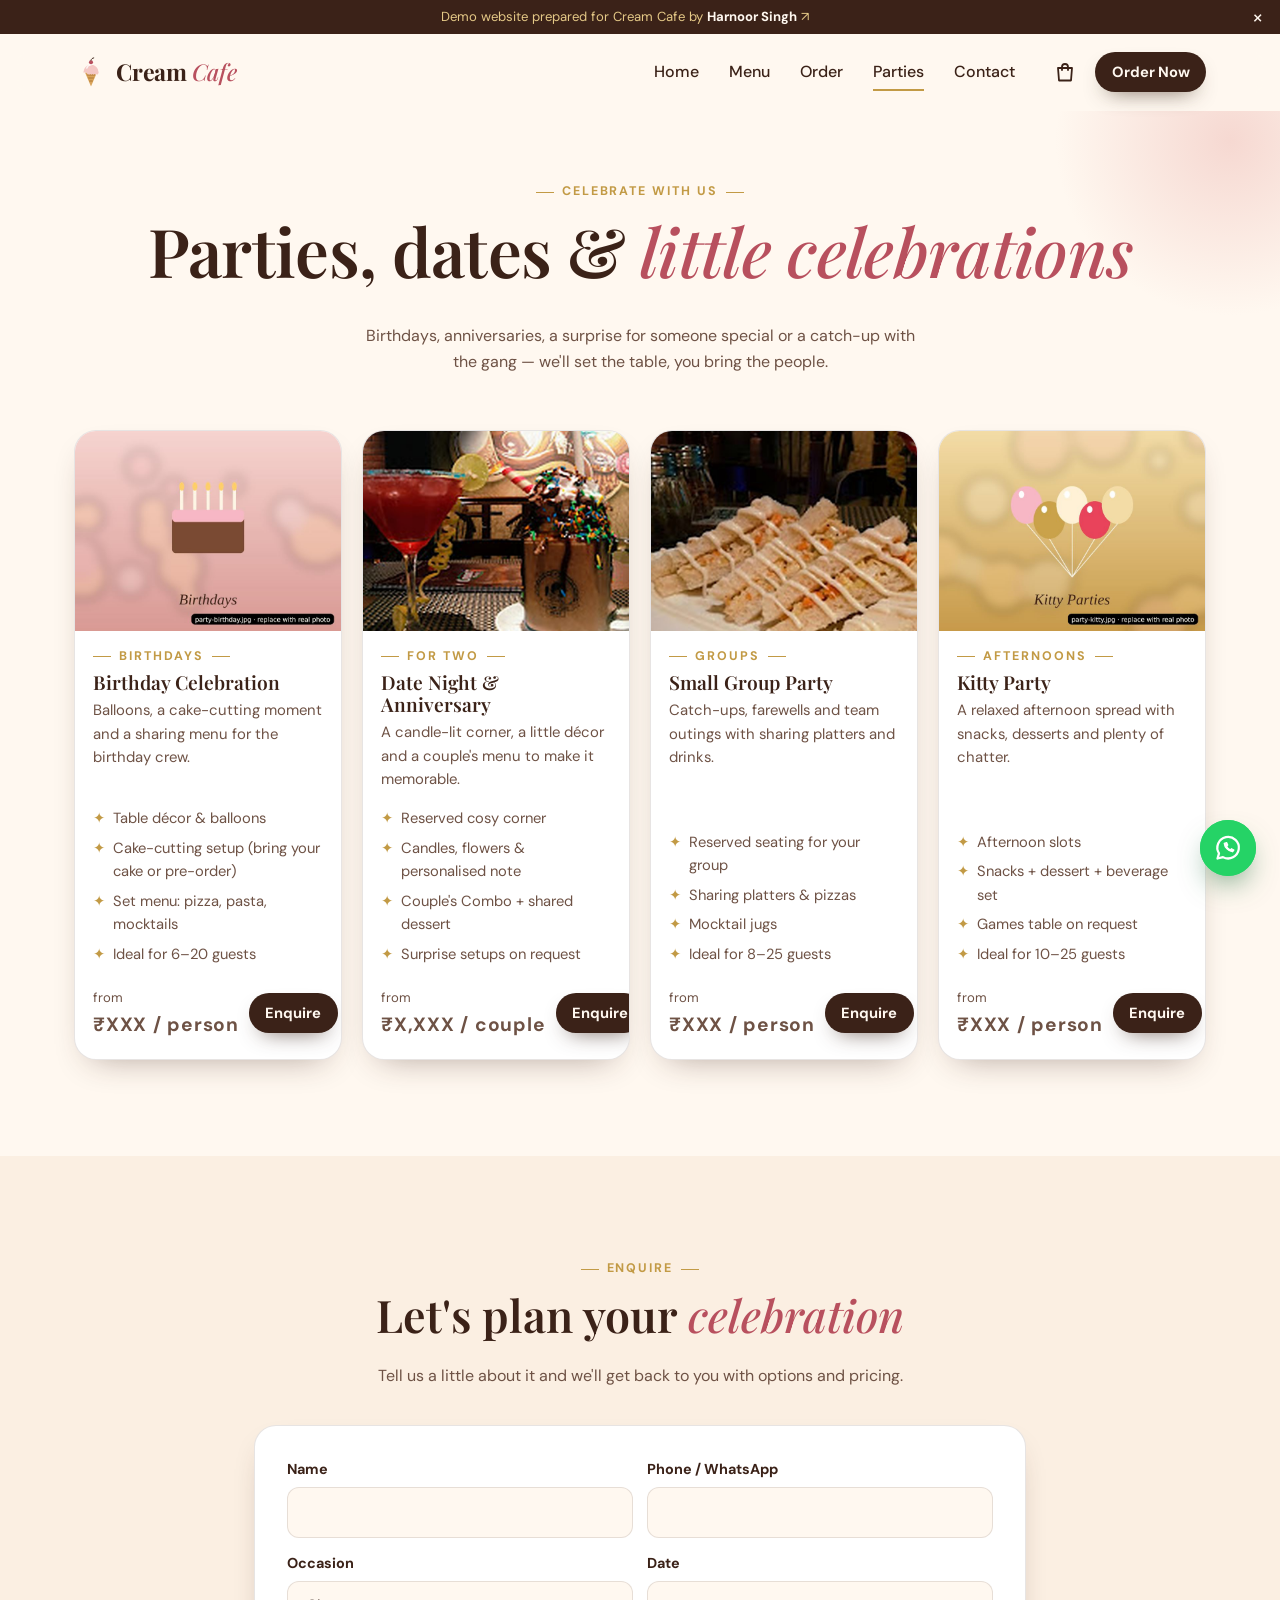
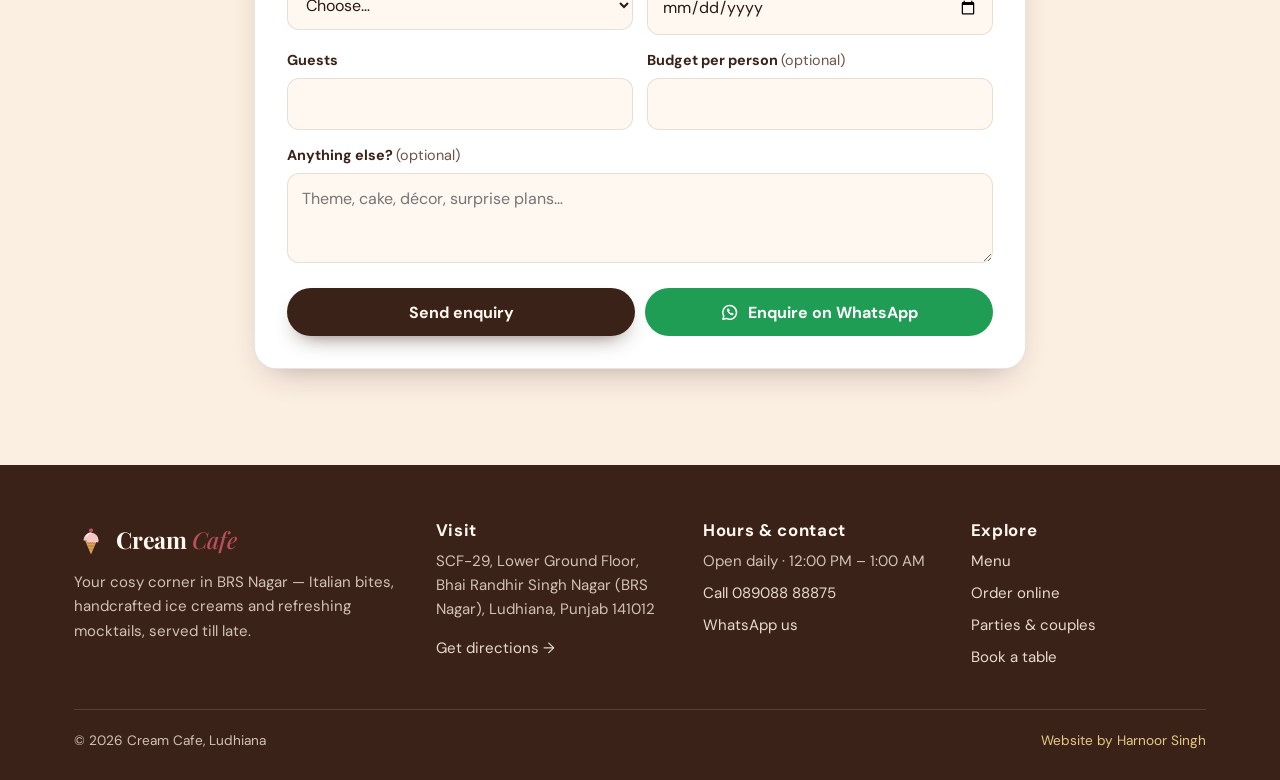
<file: parties.html>
<!doctype html>
<html lang="en-IN" class="no-js">
<head>
<meta charset="utf-8">
<meta name="viewport" content="width=device-width, initial-scale=1, viewport-fit=cover">
<!-- DEMO: remove this robots meta tag (on every page) once the owner approves the site -->
<meta name="robots" content="noindex, nofollow">
<title>Birthday Parties &amp; Date Nights | Cream Cafe BRS Nagar, Ludhiana</title>
<meta name="description" content="Celebrate at Cream Cafe, BRS Nagar — birthday parties, anniversary &amp; date-night setups, small group and kitty parties in a cosy, romantic café in Ludhiana.">
<link rel="canonical" href="https://creamcafe.netlify.app/parties.html">
<meta name="theme-color" content="#3B2218">
<meta property="og:type" content="website">
<meta property="og:site_name" content="Cream Cafe">
<meta property="og:locale" content="en_IN">
<meta property="og:title" content="Birthday Parties &amp; Date Nights | Cream Cafe BRS Nagar, Ludhiana">
<meta property="og:description" content="Celebrate at Cream Cafe, BRS Nagar — birthday parties, anniversary &amp; date-night setups, small group and kitty parties in a cosy, romantic café in Ludhiana.">
<meta property="og:url" content="https://creamcafe.netlify.app/parties.html">
<meta property="og:image" content="https://creamcafe.netlify.app/images/og-image.jpg">
<meta property="og:image:width" content="1200">
<meta property="og:image:height" content="630">
<meta name="twitter:card" content="summary_large_image">
<link rel="icon" href="images/favicon.svg" type="image/svg+xml">
<link rel="apple-touch-icon" href="images/apple-touch-icon.png">
<link rel="preconnect" href="https://fonts.googleapis.com">
<link rel="preconnect" href="https://fonts.gstatic.com" crossorigin>
<link rel="stylesheet" href="https://fonts.googleapis.com/css2?family=DM+Sans:opsz,wght@9..40,400;9..40,500;9..40,700&family=Playfair+Display:ital,wght@0,500;0,600;0,700;1,500;1,600&display=swap">
<link rel="stylesheet" href="css/style.css">
<script>try{if(sessionStorage.getItem("cc_demo_dismissed"))document.documentElement.classList.add("demo-dismissed")}catch(e){}</script>
</head>
<body>
<svg width="0" height="0" style="position:absolute" aria-hidden="true" focusable="false">
<symbol id="i-phone" viewBox="0 0 24 24"><path d="M5 3.5h3l1.5 4.2-2 1.3a11 11 0 0 0 5.5 5.5l1.3-2 4.2 1.5v3a2 2 0 0 1-2.2 2A16.5 16.5 0 0 1 3 5.7 2 2 0 0 1 5 3.5z"/></symbol>
<symbol id="i-wa" viewBox="0 0 24 24"><path d="M3.6 20.4l1.2-4.1A8.6 8.6 0 1 1 8 19.3z"/><path d="M9 8.3c.2 3 3.4 6.4 6.6 6.7l1.1-1.4-1.9-1-1 .9c-1-.4-2.5-1.9-2.9-2.9l.9-1-.9-1.9z" fill="currentColor" stroke-width="1"/></symbol>
<symbol id="i-pin" viewBox="0 0 24 24"><path d="M12 21s-7-6.2-7-11.5a7 7 0 0 1 14 0C19 14.8 12 21 12 21z"/><circle cx="12" cy="9.5" r="2.5"/></symbol>
<symbol id="i-clock" viewBox="0 0 24 24"><circle cx="12" cy="12" r="9"/><path d="M12 7v5l3.5 2"/></symbol>
<symbol id="i-bag" viewBox="0 0 24 24"><path d="M5 8h14l-1 12.5H6z"/><path d="M9 10V7a3 3 0 0 1 6 0v3"/></symbol>
<symbol id="i-heart" viewBox="0 0 24 24"><path d="M12 20s-7.5-4.6-7.5-10A4.2 4.2 0 0 1 12 7.4 4.2 4.2 0 0 1 19.5 10c0 5.4-7.5 10-7.5 10z"/></symbol>
<symbol id="i-leaf" viewBox="0 0 24 24"><path d="M5 19c0-8 5-13 15-14-1 10-6 15-14 15"/><path d="M5 19l7-7"/></symbol>
<symbol id="i-scoop" viewBox="0 0 24 24"><path d="M7.5 11.5L12 22l4.5-10.5"/><path d="M6.5 11.5a5.5 5.5 0 1 1 11 0z"/><path d="M8.5 15h7"/></symbol>
<symbol id="i-moon" viewBox="0 0 24 24"><path d="M20 14.5A8 8 0 0 1 9.5 4a8 8 0 1 0 10.5 10.5z"/></symbol>
<symbol id="i-car" viewBox="0 0 24 24"><path d="M4 16v-4l2-5h12l2 5v4z"/><path d="M4 12h16"/><circle cx="7.5" cy="16.5" r="1.8"/><circle cx="16.5" cy="16.5" r="1.8"/></symbol>
<symbol id="i-check" viewBox="0 0 24 24"><path d="M5 12.5l4.5 4.5L19 7.5"/></symbol>
<symbol id="i-search" viewBox="0 0 24 24"><circle cx="11" cy="11" r="6.5"/><path d="M20 20l-4.3-4.3"/></symbol>
<symbol id="i-gift" viewBox="0 0 24 24"><rect x="4" y="9" width="16" height="11" rx="1.5"/><path d="M3 9h18M12 9v11M12 9S10.5 4 8 4.5 7 9 12 9zm0 0s1.5-5 4-4.5S17 9 12 9z"/></symbol>
<symbol id="i-users" viewBox="0 0 24 24"><circle cx="9" cy="8" r="3.2"/><path d="M3 20c0-3.6 2.7-6 6-6s6 2.4 6 6"/><circle cx="17" cy="9" r="2.5"/><path d="M16.5 14c2.6 0 4.5 2 4.5 5"/></symbol>
<symbol id="i-calendar" viewBox="0 0 24 24"><rect x="3.5" y="5" width="17" height="15.5" rx="2"/><path d="M3.5 10h17M8 3v4M16 3v4"/></symbol>
<symbol id="i-info" viewBox="0 0 24 24"><circle cx="12" cy="12" r="9"/><path d="M12 11v5.5M12 7.6v.2"/></symbol>
<symbol id="i-sparkle" viewBox="0 0 24 24"><path d="M12 3l1.8 5.4L19 10l-5.2 1.6L12 17l-1.8-5.4L5 10l5.2-1.6zM19 16l.8 2.2L22 19l-2.2.8L19 22l-.8-2.2L16 19l2.2-.8z"/></symbol>
<symbol id="i-lock" viewBox="0 0 24 24"><rect x="5" y="10.5" width="14" height="10" rx="2"/><path d="M8 10.5V8a4 4 0 0 1 8 0v2.5"/></symbol>
<symbol id="i-store" viewBox="0 0 24 24"><path d="M4 9.5L5.5 4h13L20 9.5M4 9.5h16M4 9.5a2.7 2.7 0 0 0 5.3 0 2.7 2.7 0 0 0 5.4 0 2.7 2.7 0 0 0 5.3 0M5.5 12v8h13v-8M10 20v-5h4v5"/></symbol>
<symbol id="i-truck" viewBox="0 0 24 24"><path d="M3 6h11v10H3zM14 9.5h4l3 3.5v3h-7"/><circle cx="7" cy="17.5" r="1.8"/><circle cx="17.5" cy="17.5" r="1.8"/></symbol>
<symbol id="i-qr" viewBox="0 0 24 24"><rect x="4" y="4" width="6" height="6" rx="1"/><rect x="14" y="4" width="6" height="6" rx="1"/><rect x="4" y="14" width="6" height="6" rx="1"/><path d="M14 14h2.5v2.5H14zM17.5 17.5H20V20h-2.5zM14 19.5h1M19.5 14v1"/></symbol>
<symbol id="i-cash" viewBox="0 0 24 24"><rect x="3" y="6.5" width="18" height="11" rx="2"/><circle cx="12" cy="12" r="2.5"/><path d="M6.5 9.5v5M17.5 9.5v5"/></symbol>
<symbol id="i-nav" viewBox="0 0 24 24"><path d="M3.5 11L20.5 3.5 13 20.5l-2-7.5z"/></symbol>
<symbol id="i-glass" viewBox="0 0 24 24"><path d="M5 4h14l-7 8zM12 12v8M8 20h8"/><path d="M15.5 3l3-1.5"/></symbol>
<symbol id="i-insta" viewBox="0 0 24 24"><rect x="3.5" y="3.5" width="17" height="17" rx="5"/><circle cx="12" cy="12" r="4"/><path d="M17.2 6.8v.1"/></symbol>
</svg>
<a class="skip-link" href="#main">Skip to content</a>
<!-- DEMO BANNER: remove this block (or set demo.enabled=false in js/config.js) once the owner approves -->
<div class="demo-banner" id="demoBanner" role="region" aria-label="Demo notice">
  <a href="https://harnoor-mu.vercel.app" target="_blank" rel="noopener">Demo website prepared for Cream Cafe by <strong>Harnoor Singh</strong> ↗</a>
  <button type="button" class="demo-close" aria-label="Dismiss demo notice">×</button>
</div>
<header class="site-header">
  <div class="container nav-wrap">
    <a class="brand" href="index.html" aria-label="Cream Cafe — home"><svg viewBox="0 0 40 40" aria-hidden="true"><path d="M13 20.5L20 37l7-16.5z" fill="#D9A35A"/><path d="M15.2 23.5l9.6 0M16.6 27l6.8 0M18 30.5h4" stroke="#B07B36" stroke-width="1.2"/><path d="M11 20.5a9 9 0 1 1 18 0c0 1.6-1.2 1.6-1.6 3-.5-1.6-1.4-1.6-2 0-.6-1.4-1.6-1.4-2.2 0-.6-1.5-1.6-1.5-2.4 0-.6-1.4-1.6-1.4-2.2 0-.6-1.5-1.5-1.5-2 0-.4-1.4-1.6-1.4-1.6-3z" fill="#F4C7C3"/><path d="M15 15.5a5.5 5.5 0 0 1 5-3.8" stroke="#fff" stroke-width="1.6" fill="none" stroke-linecap="round" opacity=".8"/><circle cx="20" cy="8.6" r="2.4" fill="#B8505E"/><path d="M20 6.2c.4-1.6 1.6-2.6 3.2-2.8" stroke="#3B2218" stroke-width="1.1" fill="none" stroke-linecap="round"/></svg><span>Cream <em>Cafe</em></span></a>
    <nav class="main-nav" id="mainNav" aria-label="Main">
      <a href="index.html">Home</a>
      <a href="menu.html">Menu</a>
      <a href="order.html">Order</a>
      <a href="parties.html" aria-current="page">Parties</a>
      <a href="contact.html">Contact</a>
      <a class="btn btn-primary" data-href="order-online" href="https://www.zomato.com/ludhiana/cream-cafe-brs-nagar" target="_blank" rel="noopener">Order Now</a>
    </nav>
    <div class="nav-actions">
      <a class="cart-link" href="order.html" aria-label="Your order"><svg class="icon" aria-hidden="true"><use href="#i-bag"/></svg><span class="cart-badge" data-cart-count hidden>0</span></a>
      <a class="btn btn-primary btn-sm nav-order" data-href="order-online" href="https://www.zomato.com/ludhiana/cream-cafe-brs-nagar" target="_blank" rel="noopener">Order Now</a>
      <button type="button" class="nav-toggle" aria-expanded="false" aria-controls="mainNav" aria-label="Menu"><span></span></button>
    </div>
  </div>
</header>
<main id="main">

<section class="page-hero">
  <div class="container">
    <span class="eyebrow">Celebrate with us</span>
    <h1>Parties, dates &amp; <em class="script">little celebrations</em></h1>
    <p>Birthdays, anniversaries, a surprise for someone special or a catch-up with the gang — we'll set the table, you bring the people.</p>
  </div>
</section>
<section class="section" style="padding-top:20px" aria-label="Packages">
  <div class="container">
    <!-- [CONFIRM] packages, inclusions and prices with the owner -->
    <div class="packages reveal-stagger">
      <article class="card package" id="birthday">
        <div class="card-media"><img src="images/party-birthday.jpg" alt="Birthday Celebration at Cream Cafe" loading="lazy" decoding="async" width="800" height="600"></div>
        <div class="card-body"><span class="eyebrow" style="margin-bottom:4px">Birthdays</span><h3>Birthday Celebration</h3><p>Balloons, a cake-cutting moment and a sharing menu for the birthday crew.</p><ul><li>Table décor &amp; balloons</li><li>Cake-cutting setup (bring your cake or pre-order)</li><li>Set menu: pizza, pasta, mocktails</li><li>Ideal for 6–20 guests</li></ul>
        <div class="card-foot"><div><span class="from">from</span> <span class="price tbc">₹XXX / person</span></div><a class="btn btn-primary btn-sm" href="#enquire" data-pkg="Birthday Celebration">Enquire</a></div></div>
      </article>
      <article class="card package" id="date-night">
        <div class="card-media"><img src="images/party-date-night.jpg" alt="Date Night &amp; Anniversary at Cream Cafe" loading="lazy" decoding="async" width="800" height="600"></div>
        <div class="card-body"><span class="eyebrow" style="margin-bottom:4px">For two</span><h3>Date Night &amp; Anniversary</h3><p>A candle-lit corner, a little décor and a couple's menu to make it memorable.</p><ul><li>Reserved cosy corner</li><li>Candles, flowers &amp; personalised note</li><li>Couple's Combo + shared dessert</li><li>Surprise setups on request</li></ul>
        <div class="card-foot"><div><span class="from">from</span> <span class="price tbc">₹X,XXX / couple</span></div><a class="btn btn-primary btn-sm" href="#enquire" data-pkg="Date Night &amp; Anniversary">Enquire</a></div></div>
      </article>
      <article class="card package" id="group">
        <div class="card-media"><img src="images/party-group.jpg" alt="Small Group Party at Cream Cafe" loading="lazy" decoding="async" width="800" height="600"></div>
        <div class="card-body"><span class="eyebrow" style="margin-bottom:4px">Groups</span><h3>Small Group Party</h3><p>Catch-ups, farewells and team outings with sharing platters and drinks.</p><ul><li>Reserved seating for your group</li><li>Sharing platters &amp; pizzas</li><li>Mocktail jugs</li><li>Ideal for 8–25 guests</li></ul>
        <div class="card-foot"><div><span class="from">from</span> <span class="price tbc">₹XXX / person</span></div><a class="btn btn-primary btn-sm" href="#enquire" data-pkg="Small Group Party">Enquire</a></div></div>
      </article>
      <article class="card package" id="kitty">
        <div class="card-media"><img src="images/party-kitty.jpg" alt="Kitty Party at Cream Cafe" loading="lazy" decoding="async" width="800" height="600"></div>
        <div class="card-body"><span class="eyebrow" style="margin-bottom:4px">Afternoons</span><h3>Kitty Party</h3><p>A relaxed afternoon spread with snacks, desserts and plenty of chatter.</p><ul><li>Afternoon slots</li><li>Snacks + dessert + beverage set</li><li>Games table on request</li><li>Ideal for 10–25 guests</li></ul>
        <div class="card-foot"><div><span class="from">from</span> <span class="price tbc">₹XXX / person</span></div><a class="btn btn-primary btn-sm" href="#enquire" data-pkg="Kitty Party">Enquire</a></div></div>
      </article>
    </div>
  </div>
</section>
<section class="section bg-cream2" id="enquire" aria-labelledby="enq-h">
  <div class="container" style="max-width:820px">
    <div class="section-head reveal">
      <span class="eyebrow">Enquire</span>
      <h2 id="enq-h">Let's plan your <em class="script">celebration</em></h2>
      <p>Tell us a little about it and we'll get back to you with options and pricing.</p>
    </div>
    <form class="form-card reveal" id="partyForm" name="party-enquiry" method="POST" action="thank-you.html" data-netlify="true" netlify-honeypot="bot-field" data-validate>
      <input type="hidden" name="form-name" value="party-enquiry">
      <p class="hp"><label>Don't fill this out: <input name="bot-field"></label></p>
      <div class="form-grid two">
        <div class="field"><label for="p-name">Name</label><input id="p-name" name="name" autocomplete="name" required maxlength="60" data-wa-label="Name"><div class="err">Please enter your name.</div></div>
        <div class="field"><label for="p-phone">Phone / WhatsApp</label><input id="p-phone" name="phone" type="tel" inputmode="tel" autocomplete="tel" required pattern="^(\+?91[\s\-]?)?0?[6-9]\d{4}[\s\-]?\d{5}$" data-wa-label="Phone"><div class="err">Please enter a valid 10-digit mobile number.</div></div>
        <div class="field"><label for="p-type">Occasion</label>
          <select id="p-type" name="occasion" required data-wa-label="Occasion"><option value="">Choose…</option><option>Birthday Celebration</option><option>Date Night &amp; Anniversary</option><option>Small Group Party</option><option>Kitty Party</option><option>Other</option></select><div class="err">Please choose an occasion.</div></div>
        <div class="field"><label for="p-date">Date</label><input id="p-date" name="date" type="date" required data-min-today data-wa-label="Date"><div class="err">Please pick a date.</div></div>
        <div class="field"><label for="p-guests">Guests</label><input id="p-guests" name="guests" type="number" min="2" max="60" inputmode="numeric" required data-wa-label="Guests"><div class="err">How many guests (2–60)?</div></div>
        <div class="field"><label for="p-budget">Budget per person <span class="opt">(optional)</span></label><input id="p-budget" name="budget" inputmode="numeric" maxlength="20" data-wa-label="Budget"></div>
        <div class="field full"><label for="p-msg">Anything else? <span class="opt">(optional)</span></label><textarea id="p-msg" name="message" maxlength="500" placeholder="Theme, cake, décor, surprise plans…" data-wa-label="Details"></textarea></div>
      </div>
      <div class="btn-row" style="margin-top:18px">
        <button class="btn btn-primary" type="submit">Send enquiry</button>
        <button class="btn btn-wa" type="button" data-wa-form="partyForm" data-wa-title="Hi Cream Cafe! Party enquiry:"><svg class="icon" aria-hidden="true"><use href="#i-wa"/></svg>Enquire on WhatsApp</button>
      </div>
    </form>
  </div>
</section>
<script>
document.addEventListener("click", function (e) {
  var a = e.target.closest("[data-pkg]"); if (!a) return;
  var sel = document.getElementById("p-type"); if (sel) sel.value = a.getAttribute("data-pkg").replace("&amp;", "&");
});
</script>
</main>
<footer class="site-footer">
  <div class="container">
    <div class="footer-grid">
      <div>
        <a class="brand" href="index.html" aria-label="Cream Cafe — home"><svg viewBox="0 0 40 40" aria-hidden="true"><path d="M13 20.5L20 37l7-16.5z" fill="#D9A35A"/><path d="M15.2 23.5l9.6 0M16.6 27l6.8 0M18 30.5h4" stroke="#B07B36" stroke-width="1.2"/><path d="M11 20.5a9 9 0 1 1 18 0c0 1.6-1.2 1.6-1.6 3-.5-1.6-1.4-1.6-2 0-.6-1.4-1.6-1.4-2.2 0-.6-1.5-1.6-1.5-2.4 0-.6-1.4-1.6-1.4-2.2 0-.6-1.5-1.5-1.5-2 0-.4-1.4-1.6-1.4-1.6-3z" fill="#F4C7C3"/><path d="M15 15.5a5.5 5.5 0 0 1 5-3.8" stroke="#fff" stroke-width="1.6" fill="none" stroke-linecap="round" opacity=".8"/><circle cx="20" cy="8.6" r="2.4" fill="#B8505E"/><path d="M20 6.2c.4-1.6 1.6-2.6 3.2-2.8" stroke="#3B2218" stroke-width="1.1" fill="none" stroke-linecap="round"/></svg><span>Cream <em>Cafe</em></span></a>
        <p style="margin-top:12px">Your cosy corner in BRS Nagar — Italian bites, handcrafted ice creams and refreshing mocktails, served till late.</p>
        <p data-if-pureveg hidden><strong>100% Vegetarian</strong></p>
        <p data-if-instagram hidden><a href="#" target="_blank" rel="noopener">Follow us on Instagram</a></p>
      </div>
      <div>
        <h3>Visit</h3>
        <p><span data-cfg="address">SCF-29, Lower Ground Floor, Bhai Randhir Singh Nagar (BRS Nagar), Ludhiana, Punjab 141012</span></p>
        <a data-href="directions" href="https://www.google.com/maps/dir/?api=1&amp;destination=Cream+Cafe+SCF-29+BRS+Nagar+Ludhiana" target="_blank" rel="noopener">Get directions →</a>
      </div>
      <div>
        <h3>Hours &amp; contact</h3>
        <ul>
          <li data-cfg="hours">Open daily · 12:00 PM – 1:00 AM</li>
          <li><a data-href="tel" href="tel:+918908888875">Call <span data-cfg="phone">089088 88875</span></a></li>
          <li><a data-href="whatsapp" href="https://wa.me/918908888875" target="_blank" rel="noopener">WhatsApp us</a></li>
        </ul>
      </div>
      <div>
        <h3>Explore</h3>
        <ul>
          <li><a href="menu.html">Menu</a></li>
          <li><a href="order.html">Order online</a></li>
          <li><a href="parties.html">Parties &amp; couples</a></li>
          <li><a href="contact.html">Book a table</a></li>
        </ul>
      </div>
    </div>
    <div class="footer-bottom">
      <span>© <span data-cfg="year">2026</span> Cream Cafe, Ludhiana</span>
      <span class="credit"><a href="https://harnoor-mu.vercel.app" target="_blank" rel="noopener">Website by Harnoor Singh</a></span>
    </div>
  </div>
</footer>
<a class="wa-float" data-href="whatsapp" href="https://wa.me/918908888875" target="_blank" rel="noopener" aria-label="Chat with us on WhatsApp"><svg class="icon" aria-hidden="true"><use href="#i-wa"/></svg></a>
<nav class="mobile-bar" aria-label="Quick contact">
  <a data-href="tel" href="tel:+918908888875"><svg class="icon" aria-hidden="true"><use href="#i-phone"/></svg>Call</a>
  <a data-href="whatsapp" href="https://wa.me/918908888875" target="_blank" rel="noopener"><svg class="icon" aria-hidden="true"><use href="#i-wa"/></svg>WhatsApp</a>
  <a data-href="directions" href="https://www.google.com/maps/dir/?api=1&amp;destination=Cream+Cafe+SCF-29+BRS+Nagar+Ludhiana" target="_blank" rel="noopener"><svg class="icon" aria-hidden="true"><use href="#i-nav"/></svg>Directions</a>
</nav>
<script src="js/config.js" defer></script>
<script src="js/pricing.js" defer></script>
<script src="js/common.js" defer></script>
</body>
</html>
</file>
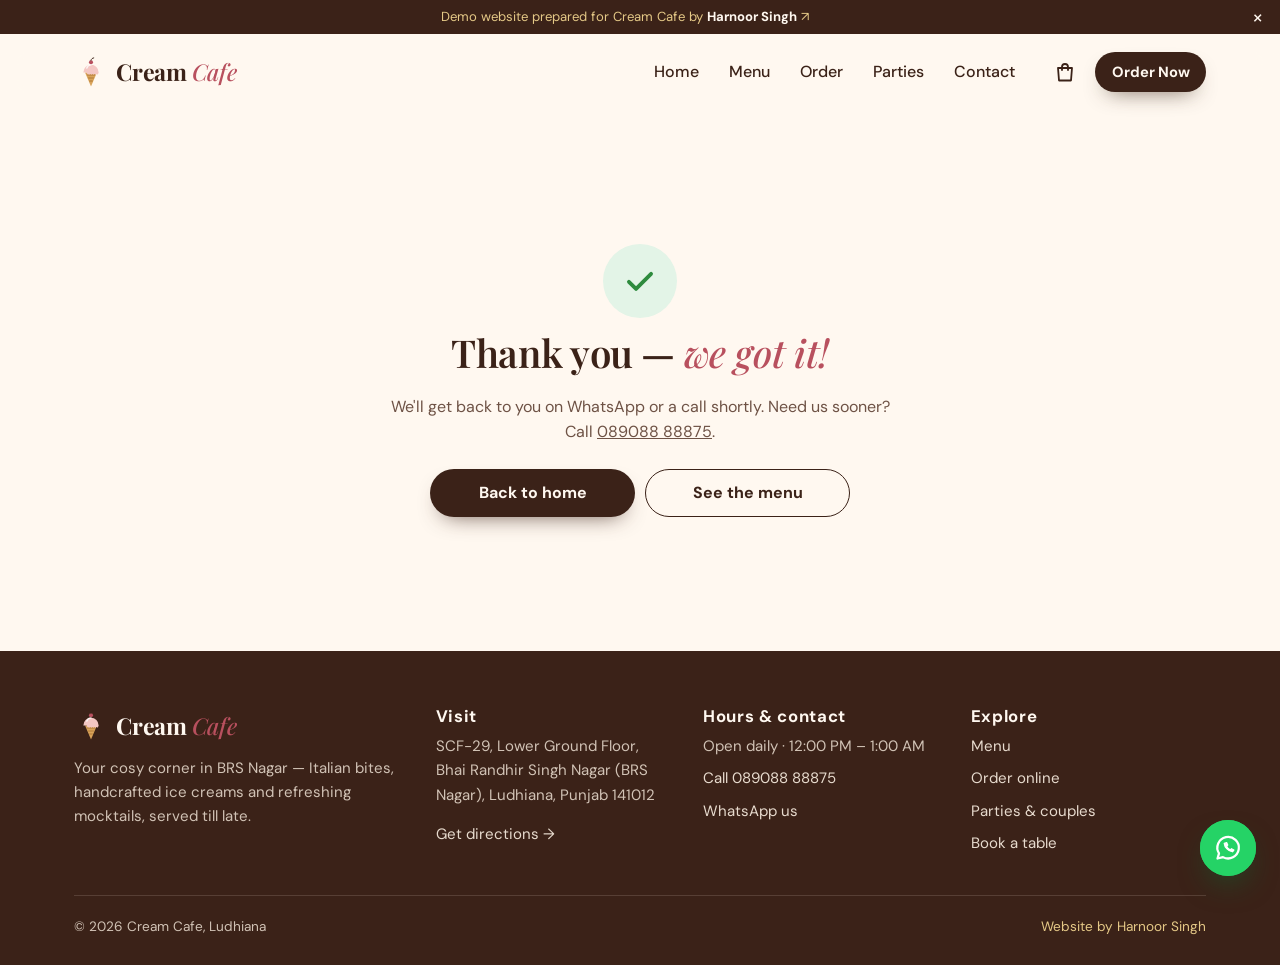
<file: thank-you.html>
<!doctype html>
<html lang="en-IN" class="no-js">
<head>
<meta charset="utf-8">
<meta name="viewport" content="width=device-width, initial-scale=1, viewport-fit=cover">
<!-- DEMO: remove this robots meta tag (on every page) once the owner approves the site -->
<meta name="robots" content="noindex, nofollow">
<title>Thank you | Cream Cafe</title>
<meta name="description" content="Thanks for contacting Cream Cafe, BRS Nagar, Ludhiana.">
<link rel="canonical" href="https://creamcafe.netlify.app/thank-you.html">
<meta name="theme-color" content="#3B2218">
<meta property="og:type" content="website">
<meta property="og:site_name" content="Cream Cafe">
<meta property="og:locale" content="en_IN">
<meta property="og:title" content="Thank you | Cream Cafe">
<meta property="og:description" content="Thanks for contacting Cream Cafe, BRS Nagar, Ludhiana.">
<meta property="og:url" content="https://creamcafe.netlify.app/thank-you.html">
<meta property="og:image" content="https://creamcafe.netlify.app/images/og-image.jpg">
<meta property="og:image:width" content="1200">
<meta property="og:image:height" content="630">
<meta name="twitter:card" content="summary_large_image">
<link rel="icon" href="images/favicon.svg" type="image/svg+xml">
<link rel="apple-touch-icon" href="images/apple-touch-icon.png">
<link rel="preconnect" href="https://fonts.googleapis.com">
<link rel="preconnect" href="https://fonts.gstatic.com" crossorigin>
<link rel="stylesheet" href="https://fonts.googleapis.com/css2?family=DM+Sans:opsz,wght@9..40,400;9..40,500;9..40,700&family=Playfair+Display:ital,wght@0,500;0,600;0,700;1,500;1,600&display=swap">
<link rel="stylesheet" href="css/style.css">
<script>try{if(sessionStorage.getItem("cc_demo_dismissed"))document.documentElement.classList.add("demo-dismissed")}catch(e){}</script>
</head>
<body>
<svg width="0" height="0" style="position:absolute" aria-hidden="true" focusable="false">
<symbol id="i-phone" viewBox="0 0 24 24"><path d="M5 3.5h3l1.5 4.2-2 1.3a11 11 0 0 0 5.5 5.5l1.3-2 4.2 1.5v3a2 2 0 0 1-2.2 2A16.5 16.5 0 0 1 3 5.7 2 2 0 0 1 5 3.5z"/></symbol>
<symbol id="i-wa" viewBox="0 0 24 24"><path d="M3.6 20.4l1.2-4.1A8.6 8.6 0 1 1 8 19.3z"/><path d="M9 8.3c.2 3 3.4 6.4 6.6 6.7l1.1-1.4-1.9-1-1 .9c-1-.4-2.5-1.9-2.9-2.9l.9-1-.9-1.9z" fill="currentColor" stroke-width="1"/></symbol>
<symbol id="i-pin" viewBox="0 0 24 24"><path d="M12 21s-7-6.2-7-11.5a7 7 0 0 1 14 0C19 14.8 12 21 12 21z"/><circle cx="12" cy="9.5" r="2.5"/></symbol>
<symbol id="i-clock" viewBox="0 0 24 24"><circle cx="12" cy="12" r="9"/><path d="M12 7v5l3.5 2"/></symbol>
<symbol id="i-bag" viewBox="0 0 24 24"><path d="M5 8h14l-1 12.5H6z"/><path d="M9 10V7a3 3 0 0 1 6 0v3"/></symbol>
<symbol id="i-heart" viewBox="0 0 24 24"><path d="M12 20s-7.5-4.6-7.5-10A4.2 4.2 0 0 1 12 7.4 4.2 4.2 0 0 1 19.5 10c0 5.4-7.5 10-7.5 10z"/></symbol>
<symbol id="i-leaf" viewBox="0 0 24 24"><path d="M5 19c0-8 5-13 15-14-1 10-6 15-14 15"/><path d="M5 19l7-7"/></symbol>
<symbol id="i-scoop" viewBox="0 0 24 24"><path d="M7.5 11.5L12 22l4.5-10.5"/><path d="M6.5 11.5a5.5 5.5 0 1 1 11 0z"/><path d="M8.5 15h7"/></symbol>
<symbol id="i-moon" viewBox="0 0 24 24"><path d="M20 14.5A8 8 0 0 1 9.5 4a8 8 0 1 0 10.5 10.5z"/></symbol>
<symbol id="i-car" viewBox="0 0 24 24"><path d="M4 16v-4l2-5h12l2 5v4z"/><path d="M4 12h16"/><circle cx="7.5" cy="16.5" r="1.8"/><circle cx="16.5" cy="16.5" r="1.8"/></symbol>
<symbol id="i-check" viewBox="0 0 24 24"><path d="M5 12.5l4.5 4.5L19 7.5"/></symbol>
<symbol id="i-search" viewBox="0 0 24 24"><circle cx="11" cy="11" r="6.5"/><path d="M20 20l-4.3-4.3"/></symbol>
<symbol id="i-gift" viewBox="0 0 24 24"><rect x="4" y="9" width="16" height="11" rx="1.5"/><path d="M3 9h18M12 9v11M12 9S10.5 4 8 4.5 7 9 12 9zm0 0s1.5-5 4-4.5S17 9 12 9z"/></symbol>
<symbol id="i-users" viewBox="0 0 24 24"><circle cx="9" cy="8" r="3.2"/><path d="M3 20c0-3.6 2.7-6 6-6s6 2.4 6 6"/><circle cx="17" cy="9" r="2.5"/><path d="M16.5 14c2.6 0 4.5 2 4.5 5"/></symbol>
<symbol id="i-calendar" viewBox="0 0 24 24"><rect x="3.5" y="5" width="17" height="15.5" rx="2"/><path d="M3.5 10h17M8 3v4M16 3v4"/></symbol>
<symbol id="i-info" viewBox="0 0 24 24"><circle cx="12" cy="12" r="9"/><path d="M12 11v5.5M12 7.6v.2"/></symbol>
<symbol id="i-sparkle" viewBox="0 0 24 24"><path d="M12 3l1.8 5.4L19 10l-5.2 1.6L12 17l-1.8-5.4L5 10l5.2-1.6zM19 16l.8 2.2L22 19l-2.2.8L19 22l-.8-2.2L16 19l2.2-.8z"/></symbol>
<symbol id="i-lock" viewBox="0 0 24 24"><rect x="5" y="10.5" width="14" height="10" rx="2"/><path d="M8 10.5V8a4 4 0 0 1 8 0v2.5"/></symbol>
<symbol id="i-store" viewBox="0 0 24 24"><path d="M4 9.5L5.5 4h13L20 9.5M4 9.5h16M4 9.5a2.7 2.7 0 0 0 5.3 0 2.7 2.7 0 0 0 5.4 0 2.7 2.7 0 0 0 5.3 0M5.5 12v8h13v-8M10 20v-5h4v5"/></symbol>
<symbol id="i-truck" viewBox="0 0 24 24"><path d="M3 6h11v10H3zM14 9.5h4l3 3.5v3h-7"/><circle cx="7" cy="17.5" r="1.8"/><circle cx="17.5" cy="17.5" r="1.8"/></symbol>
<symbol id="i-qr" viewBox="0 0 24 24"><rect x="4" y="4" width="6" height="6" rx="1"/><rect x="14" y="4" width="6" height="6" rx="1"/><rect x="4" y="14" width="6" height="6" rx="1"/><path d="M14 14h2.5v2.5H14zM17.5 17.5H20V20h-2.5zM14 19.5h1M19.5 14v1"/></symbol>
<symbol id="i-cash" viewBox="0 0 24 24"><rect x="3" y="6.5" width="18" height="11" rx="2"/><circle cx="12" cy="12" r="2.5"/><path d="M6.5 9.5v5M17.5 9.5v5"/></symbol>
<symbol id="i-nav" viewBox="0 0 24 24"><path d="M3.5 11L20.5 3.5 13 20.5l-2-7.5z"/></symbol>
<symbol id="i-glass" viewBox="0 0 24 24"><path d="M5 4h14l-7 8zM12 12v8M8 20h8"/><path d="M15.5 3l3-1.5"/></symbol>
<symbol id="i-insta" viewBox="0 0 24 24"><rect x="3.5" y="3.5" width="17" height="17" rx="5"/><circle cx="12" cy="12" r="4"/><path d="M17.2 6.8v.1"/></symbol>
</svg>
<a class="skip-link" href="#main">Skip to content</a>
<!-- DEMO BANNER: remove this block (or set demo.enabled=false in js/config.js) once the owner approves -->
<div class="demo-banner" id="demoBanner" role="region" aria-label="Demo notice">
  <a href="https://harnoor-mu.vercel.app" target="_blank" rel="noopener">Demo website prepared for Cream Cafe by <strong>Harnoor Singh</strong> ↗</a>
  <button type="button" class="demo-close" aria-label="Dismiss demo notice">×</button>
</div>
<header class="site-header">
  <div class="container nav-wrap">
    <a class="brand" href="index.html" aria-label="Cream Cafe — home"><svg viewBox="0 0 40 40" aria-hidden="true"><path d="M13 20.5L20 37l7-16.5z" fill="#D9A35A"/><path d="M15.2 23.5l9.6 0M16.6 27l6.8 0M18 30.5h4" stroke="#B07B36" stroke-width="1.2"/><path d="M11 20.5a9 9 0 1 1 18 0c0 1.6-1.2 1.6-1.6 3-.5-1.6-1.4-1.6-2 0-.6-1.4-1.6-1.4-2.2 0-.6-1.5-1.6-1.5-2.4 0-.6-1.4-1.6-1.4-2.2 0-.6-1.5-1.5-1.5-2 0-.4-1.4-1.6-1.4-1.6-3z" fill="#F4C7C3"/><path d="M15 15.5a5.5 5.5 0 0 1 5-3.8" stroke="#fff" stroke-width="1.6" fill="none" stroke-linecap="round" opacity=".8"/><circle cx="20" cy="8.6" r="2.4" fill="#B8505E"/><path d="M20 6.2c.4-1.6 1.6-2.6 3.2-2.8" stroke="#3B2218" stroke-width="1.1" fill="none" stroke-linecap="round"/></svg><span>Cream <em>Cafe</em></span></a>
    <nav class="main-nav" id="mainNav" aria-label="Main">
      <a href="index.html">Home</a>
      <a href="menu.html">Menu</a>
      <a href="order.html">Order</a>
      <a href="parties.html">Parties</a>
      <a href="contact.html">Contact</a>
      <a class="btn btn-primary" data-href="order-online" href="https://www.zomato.com/ludhiana/cream-cafe-brs-nagar" target="_blank" rel="noopener">Order Now</a>
    </nav>
    <div class="nav-actions">
      <a class="cart-link" href="order.html" aria-label="Your order"><svg class="icon" aria-hidden="true"><use href="#i-bag"/></svg><span class="cart-badge" data-cart-count hidden>0</span></a>
      <a class="btn btn-primary btn-sm nav-order" data-href="order-online" href="https://www.zomato.com/ludhiana/cream-cafe-brs-nagar" target="_blank" rel="noopener">Order Now</a>
      <button type="button" class="nav-toggle" aria-expanded="false" aria-controls="mainNav" aria-label="Menu"><span></span></button>
    </div>
  </div>
</header>
<main id="main">

<section class="center-page"><div class="container" style="max-width:560px">
  <div class="success-mark"><svg class="icon" aria-hidden="true"><use href="#i-check"/></svg></div>
  <h1 style="font-size:2.4rem">Thank you — <em class="script">we got it!</em></h1>
  <p style="color:var(--muted)">We'll get back to you on WhatsApp or a call shortly. Need us sooner? Call <a data-href="tel" href="tel:+918908888875" data-cfg="phone">089088 88875</a>.</p>
  <div class="btn-row" style="justify-content:center;max-width:420px;margin:24px auto 0"><a class="btn btn-primary" href="index.html">Back to home</a><a class="btn btn-outline" href="menu.html">See the menu</a></div>
</div></section>
</main>
<footer class="site-footer">
  <div class="container">
    <div class="footer-grid">
      <div>
        <a class="brand" href="index.html" aria-label="Cream Cafe — home"><svg viewBox="0 0 40 40" aria-hidden="true"><path d="M13 20.5L20 37l7-16.5z" fill="#D9A35A"/><path d="M15.2 23.5l9.6 0M16.6 27l6.8 0M18 30.5h4" stroke="#B07B36" stroke-width="1.2"/><path d="M11 20.5a9 9 0 1 1 18 0c0 1.6-1.2 1.6-1.6 3-.5-1.6-1.4-1.6-2 0-.6-1.4-1.6-1.4-2.2 0-.6-1.5-1.6-1.5-2.4 0-.6-1.4-1.6-1.4-2.2 0-.6-1.5-1.5-1.5-2 0-.4-1.4-1.6-1.4-1.6-3z" fill="#F4C7C3"/><path d="M15 15.5a5.5 5.5 0 0 1 5-3.8" stroke="#fff" stroke-width="1.6" fill="none" stroke-linecap="round" opacity=".8"/><circle cx="20" cy="8.6" r="2.4" fill="#B8505E"/><path d="M20 6.2c.4-1.6 1.6-2.6 3.2-2.8" stroke="#3B2218" stroke-width="1.1" fill="none" stroke-linecap="round"/></svg><span>Cream <em>Cafe</em></span></a>
        <p style="margin-top:12px">Your cosy corner in BRS Nagar — Italian bites, handcrafted ice creams and refreshing mocktails, served till late.</p>
        <p data-if-pureveg hidden><strong>100% Vegetarian</strong></p>
        <p data-if-instagram hidden><a href="#" target="_blank" rel="noopener">Follow us on Instagram</a></p>
      </div>
      <div>
        <h3>Visit</h3>
        <p><span data-cfg="address">SCF-29, Lower Ground Floor, Bhai Randhir Singh Nagar (BRS Nagar), Ludhiana, Punjab 141012</span></p>
        <a data-href="directions" href="https://www.google.com/maps/dir/?api=1&amp;destination=Cream+Cafe+SCF-29+BRS+Nagar+Ludhiana" target="_blank" rel="noopener">Get directions →</a>
      </div>
      <div>
        <h3>Hours &amp; contact</h3>
        <ul>
          <li data-cfg="hours">Open daily · 12:00 PM – 1:00 AM</li>
          <li><a data-href="tel" href="tel:+918908888875">Call <span data-cfg="phone">089088 88875</span></a></li>
          <li><a data-href="whatsapp" href="https://wa.me/918908888875" target="_blank" rel="noopener">WhatsApp us</a></li>
        </ul>
      </div>
      <div>
        <h3>Explore</h3>
        <ul>
          <li><a href="menu.html">Menu</a></li>
          <li><a href="order.html">Order online</a></li>
          <li><a href="parties.html">Parties &amp; couples</a></li>
          <li><a href="contact.html">Book a table</a></li>
        </ul>
      </div>
    </div>
    <div class="footer-bottom">
      <span>© <span data-cfg="year">2026</span> Cream Cafe, Ludhiana</span>
      <span class="credit"><a href="https://harnoor-mu.vercel.app" target="_blank" rel="noopener">Website by Harnoor Singh</a></span>
    </div>
  </div>
</footer>
<a class="wa-float" data-href="whatsapp" href="https://wa.me/918908888875" target="_blank" rel="noopener" aria-label="Chat with us on WhatsApp"><svg class="icon" aria-hidden="true"><use href="#i-wa"/></svg></a>
<nav class="mobile-bar" aria-label="Quick contact">
  <a data-href="tel" href="tel:+918908888875"><svg class="icon" aria-hidden="true"><use href="#i-phone"/></svg>Call</a>
  <a data-href="whatsapp" href="https://wa.me/918908888875" target="_blank" rel="noopener"><svg class="icon" aria-hidden="true"><use href="#i-wa"/></svg>WhatsApp</a>
  <a data-href="directions" href="https://www.google.com/maps/dir/?api=1&amp;destination=Cream+Cafe+SCF-29+BRS+Nagar+Ludhiana" target="_blank" rel="noopener"><svg class="icon" aria-hidden="true"><use href="#i-nav"/></svg>Directions</a>
</nav>
<script src="js/config.js" defer></script>
<script src="js/pricing.js" defer></script>
<script src="js/common.js" defer></script>
</body>
</html>
</file>
<file: css/style.css>
/* ==========================================================
   Cream Cafe — styles (mobile-first)
   ========================================================== */
:root {
  --cream: #FFF8F0;
  --cream-2: #FBEFE2;
  --cream-3: #F5E3D0;
  --blush: #F6D9D5;
  --blush-2: #EDB9B3;
  --rose: #B8505E;
  --choc: #3B2218;
  --choc-2: #573427;
  --choc-3: #7A4E3B;
  --gold: #C29A45;
  --gold-2: #E5C987;
  --ink: #2B1911;
  --muted: #6E5245;
  --line: rgba(59, 34, 24, .12);
  --veg: #2E8B3E;
  --white: #fff;
  --radius: 22px;
  --radius-sm: 14px;
  --shadow: 0 14px 34px -18px rgba(59, 34, 24, .45);
  --shadow-lg: 0 28px 60px -28px rgba(59, 34, 24, .55);
  --serif: "Playfair Display", Georgia, "Times New Roman", serif;
  --sans: "DM Sans", system-ui, -apple-system, "Segoe UI", Roboto, sans-serif;
  --header-h: 64px;
  --mbar-h: 62px;
  --gutter: 16px;
}

*, *::before, *::after { box-sizing: border-box; }
[hidden] { display: none !important; }
html { -webkit-text-size-adjust: 100%; scroll-behavior: smooth; scroll-padding-top: calc(var(--header-h) + 12px); }
body {
  margin: 0;
  font-family: var(--sans);
  font-size: 16px;
  line-height: 1.6;
  color: var(--ink);
  background: var(--cream);
  padding-bottom: calc(var(--mbar-h) + env(safe-area-inset-bottom));
  overflow-x: hidden;
}
@media (min-width: 900px) { body { padding-bottom: 0; } }
img { max-width: 100%; height: auto; display: block; }
a { color: inherit; }
button, input, select, textarea { font: inherit; color: inherit; }
h1, h2, h3, h4 { font-family: var(--serif); line-height: 1.15; margin: 0 0 .5em; color: var(--choc); font-weight: 600; }
h1 { font-size: clamp(2.3rem, 8.5vw, 4.2rem); letter-spacing: -.01em; }
h2 { font-size: clamp(1.8rem, 6vw, 2.8rem); }
h3 { font-size: 1.3rem; }
p { margin: 0 0 1em; }
em.script, .script { font-style: italic; color: var(--rose); font-weight: 500; }
.container { width: 100%; max-width: 1180px; margin: 0 auto; padding: 0 var(--gutter); }
@media (min-width: 640px) { :root { --gutter: 24px; } }
.visually-hidden { position: absolute !important; width: 1px; height: 1px; overflow: hidden; clip: rect(0 0 0 0); white-space: nowrap; }
.skip-link { position: absolute; left: 8px; top: -60px; z-index: 200; background: var(--choc); color: var(--cream); padding: 10px 14px; border-radius: 10px; }
.skip-link:focus { top: 8px; }
:focus-visible { outline: 3px solid var(--gold); outline-offset: 3px; border-radius: 6px; }
.icon { width: 1.2em; height: 1.2em; flex: none; fill: none; stroke: currentColor; stroke-width: 1.8; stroke-linecap: round; stroke-linejoin: round; }

/* ---------- Buttons ---------- */
.btn {
  display: inline-flex; align-items: center; justify-content: center; gap: .5em;
  min-height: 48px; padding: .75em 1.4em; border-radius: 999px; border: 1.5px solid transparent;
  font-weight: 700; font-size: 1rem; text-decoration: none; cursor: pointer; line-height: 1.1;
  transition: transform .2s ease, box-shadow .2s ease, background .2s ease, color .2s ease;
}
.btn:hover { transform: translateY(-2px); }
.btn:active { transform: translateY(0); }
.btn-primary { background: var(--choc); color: var(--cream); box-shadow: 0 10px 22px -12px rgba(59, 34, 24, .8); }
.btn-primary:hover { background: var(--choc-2); }
.btn-gold { background: linear-gradient(135deg, var(--gold-2), var(--gold)); color: var(--choc); box-shadow: 0 10px 22px -12px rgba(194, 154, 69, .9); }
.btn-outline { border-color: var(--choc); color: var(--choc); background: transparent; }
.btn-outline:hover { background: var(--choc); color: var(--cream); }
.btn-light { background: var(--cream); color: var(--choc); }
.btn-wa { background: #1f9d55; color: #fff; }
.btn-wa:hover { background: #18834a; }
.btn-sm { min-height: 40px; padding: .55em 1.05em; font-size: .92rem; }
.btn-block { width: 100%; }
.btn[disabled], .btn[aria-disabled="true"] { opacity: .5; cursor: not-allowed; transform: none; }

/* ---------- Demo banner ---------- */
.demo-banner {
  position: relative; z-index: 60; background: var(--choc); color: var(--cream-2);
  font-size: .82rem; text-align: center; padding: 8px 44px 8px 14px; line-height: 1.35;
}
.demo-banner a { color: var(--gold-2); text-decoration: none; }
.demo-banner a:hover { text-decoration: underline; }
.demo-banner strong { color: var(--cream); }
.demo-close {
  position: absolute; right: 6px; top: 50%; transform: translateY(-50%);
  width: 34px; height: 34px; border: 0; background: transparent; color: var(--cream); font-size: 1.3rem; cursor: pointer; border-radius: 50%;
}
.demo-close:hover { background: rgba(255, 255, 255, .1); }
.demo-dismissed .demo-banner { display: none; }

/* ---------- Header ---------- */
.site-header {
  position: sticky; top: 0; z-index: 50;
  background: rgba(255, 248, 240, .86); backdrop-filter: saturate(1.4) blur(14px); -webkit-backdrop-filter: saturate(1.4) blur(14px);
  border-bottom: 1px solid transparent; transition: border-color .3s, box-shadow .3s;
}
.site-header.scrolled { border-color: var(--line); box-shadow: 0 8px 24px -20px rgba(59, 34, 24, .6); }
.nav-wrap { display: flex; align-items: center; gap: 12px; height: var(--header-h); }
.brand { display: flex; align-items: center; gap: 8px; text-decoration: none; margin-right: auto; }
.brand svg { width: 34px; height: 34px; }
.brand span { font-family: var(--serif); font-size: 1.45rem; font-weight: 700; color: var(--choc); letter-spacing: -.01em; white-space: nowrap; }
.brand em { font-style: italic; font-weight: 500; color: var(--rose); }
.main-nav { display: none; }
.main-nav a { text-decoration: none; font-weight: 500; color: var(--choc); padding: 8px 4px; position: relative; }
.main-nav a::after { content: ""; position: absolute; left: 4px; right: 4px; bottom: 2px; height: 2px; background: var(--gold); transform: scaleX(0); transition: transform .25s; transform-origin: left; }
.main-nav a:hover::after, .main-nav a[aria-current="page"]::after { transform: scaleX(1); }
.nav-actions { display: flex; align-items: center; gap: 8px; }
.cart-link { position: relative; display: grid; place-items: center; width: 44px; height: 44px; border-radius: 50%; color: var(--choc); text-decoration: none; }
.cart-link:hover { background: var(--cream-3); }
.cart-link .icon { width: 24px; height: 24px; }
.cart-badge {
  position: absolute; top: 2px; right: 0; min-width: 20px; height: 20px; padding: 0 5px; border-radius: 10px;
  background: var(--rose); color: #fff; font-size: .72rem; font-weight: 700; display: grid; place-items: center; line-height: 1;
}
.cart-badge[hidden] { display: none; }
.cart-badge.bump { animation: bump .45s ease; }
@keyframes bump { 40% { transform: scale(1.35); } }
.nav-toggle { width: 44px; height: 44px; border: 0; background: transparent; border-radius: 50%; cursor: pointer; display: grid; place-items: center; color: var(--choc); }
.nav-toggle span, .nav-toggle span::before, .nav-toggle span::after { display: block; width: 20px; height: 2px; background: currentColor; border-radius: 2px; position: relative; transition: transform .25s, background .25s; }
.nav-toggle span::before, .nav-toggle span::after { content: ""; position: absolute; left: 0; }
.nav-toggle span::before { top: -6px; } .nav-toggle span::after { top: 6px; }
.nav-toggle[aria-expanded="true"] span { background: transparent; }
.nav-toggle[aria-expanded="true"] span::before { transform: translateY(6px) rotate(45deg); }
.nav-toggle[aria-expanded="true"] span::after { transform: translateY(-6px) rotate(-45deg); }
@media (max-width: 899px) {
  .main-nav.open {
    display: flex; flex-direction: column; position: absolute; left: 0; right: 0; top: 100%;
    background: var(--cream); border-bottom: 1px solid var(--line); padding: 8px var(--gutter) 18px; box-shadow: var(--shadow);
    animation: drop .25s ease;
  }
  .main-nav.open a { padding: 12px 4px; font-size: 1.1rem; border-bottom: 1px solid var(--line); }
  .main-nav.open a::after { display: none; }
  .main-nav.open .btn { margin-top: 14px; border-bottom: 0; }
}
@keyframes drop { from { opacity: 0; transform: translateY(-8px); } }
@media (max-width: 419px) {
  .brand svg { display: none; }
  .brand span { font-size: 1.3rem; }
  .nav-actions { gap: 2px; }
  .nav-order { padding: .5em .85em; font-size: .85rem; }
}
@media (min-width: 900px) {
  :root { --header-h: 76px; }
  .main-nav { display: flex; gap: 22px; margin-right: 12px; }
  .main-nav .btn { display: none; }
  .nav-toggle { display: none; }
}

/* ---------- Sections ---------- */
.section { padding: 64px 0; position: relative; }
@media (min-width: 900px) { .section { padding: 96px 0; } }
.section-head { text-align: center; max-width: 640px; margin: 0 auto 36px; }
.section-head p { color: var(--muted); }
.eyebrow {
  display: inline-flex; align-items: center; gap: 8px; font-size: .78rem; font-weight: 700; letter-spacing: .16em; text-transform: uppercase; color: var(--gold);
  margin-bottom: 10px;
}
.eyebrow::before, .eyebrow::after { content: ""; width: 18px; height: 1px; background: currentColor; }
.bg-blush { background: linear-gradient(180deg, var(--cream) 0%, var(--blush) 18%, var(--blush) 82%, var(--cream) 100%); }
.bg-cream2 { background: var(--cream-2); }
.bg-choc { background: radial-gradient(120% 90% at 20% 0%, #6a3e2e 0%, var(--choc) 55%, #24140d 100%); color: var(--cream-2); }
.bg-choc h2, .bg-choc h3 { color: var(--cream); }
.bg-choc .section-head p, .bg-choc p { color: rgba(251, 239, 226, .8); }
.drip { display: block; width: 100%; height: 34px; color: var(--choc); }
.drip.flip { transform: scaleY(-1); }

/* ---------- Hero ---------- */
.hero { position: relative; padding: 28px 0 56px; overflow: hidden; }
.hero::before {
  content: ""; position: absolute; inset: -20% -30% auto auto; width: 520px; height: 520px; border-radius: 50%;
  background: radial-gradient(circle, rgba(237, 185, 179, .55), transparent 65%); pointer-events: none;
}
.hero-grid { display: grid; gap: 34px; align-items: center; position: relative; }
.hero-copy .lead { font-size: 1.1rem; color: var(--muted); max-width: 34ch; }
.hero h1 .script { display: block; }
.hero-actions { display: flex; flex-wrap: wrap; gap: 12px; margin: 26px 0 22px; }
.hero-actions .btn { flex: 1 1 150px; }
.hero-meta { display: flex; flex-wrap: wrap; gap: 10px; }
.chip {
  display: inline-flex; align-items: center; gap: 8px; padding: 8px 14px; border-radius: 999px; background: var(--white);
  border: 1px solid var(--line); font-size: .88rem; font-weight: 500; text-decoration: none; color: var(--choc); box-shadow: 0 6px 16px -14px rgba(59, 34, 24, .6);
}
a.chip:hover { border-color: var(--gold); }
.chip .stars { color: var(--gold); letter-spacing: 1px; }
.status-dot { width: 9px; height: 9px; border-radius: 50%; background: #9a9a9a; box-shadow: 0 0 0 4px rgba(154, 154, 154, .18); }
.is-open .status-dot { background: #2fa35a; box-shadow: 0 0 0 4px rgba(47, 163, 90, .18); animation: pulse 2s infinite; }
@keyframes pulse { 50% { box-shadow: 0 0 0 7px rgba(47, 163, 90, .05); } }
.hero-visual { position: relative; max-width: 420px; margin: 0 auto; width: 100%; }
.arch {
  position: relative; border-radius: 999px 999px var(--radius) var(--radius); overflow: hidden; aspect-ratio: 4 / 5;
  box-shadow: var(--shadow-lg); border: 8px solid var(--white); background: var(--cream-3);
}
.arch img { width: 100%; height: 100%; object-fit: cover; }
.arch::after { content: ""; position: absolute; inset: 0; background: linear-gradient(180deg, transparent 55%, rgba(59, 34, 24, .35)); }
.float-card {
  position: absolute; background: var(--white); border-radius: 18px; padding: 10px 14px; box-shadow: var(--shadow); font-size: .85rem; line-height: 1.3;
  display: flex; align-items: center; gap: 10px; z-index: 2;
}
.float-card strong { display: block; font-family: var(--serif); font-size: 1.05rem; color: var(--choc); }
.float-card.fc-1 { left: -6px; bottom: 16%; animation: floaty 6s ease-in-out infinite; }
.float-card.fc-2 { right: -6px; top: 12%; animation: floaty 7s ease-in-out infinite reverse; }
.float-card .icon { color: var(--rose); width: 26px; height: 26px; }
@keyframes floaty { 50% { transform: translateY(-8px); } }
.swirl { position: absolute; color: var(--gold); opacity: .55; pointer-events: none; }
.swirl.s1 { width: 120px; left: -40px; top: -28px; }
.swirl.s2 { width: 90px; right: -24px; bottom: -30px; transform: rotate(160deg); }
@media (min-width: 900px) {
  .hero { padding: 56px 0 96px; }
  .hero-grid { grid-template-columns: 1.1fr .9fr; gap: 56px; }
  .hero-actions .btn { flex: 0 0 auto; }
  .float-card.fc-1 { left: -44px; }
  .float-card.fc-2 { right: -36px; }
}

/* ---------- Feature tiles ---------- */
.features { display: grid; gap: 14px; grid-template-columns: repeat(2, 1fr); }
.feature {
  background: var(--white); border-radius: var(--radius); padding: 20px 16px; text-align: center; border: 1px solid var(--line);
  box-shadow: var(--shadow); transition: transform .3s;
}
.feature:hover { transform: translateY(-4px); }
.feature:last-child:nth-child(odd) { grid-column: 1 / -1; }
.feature .ficon { width: 54px; height: 54px; margin: 0 auto 10px; border-radius: 50%; display: grid; place-items: center; background: var(--blush); color: var(--choc); }
.feature .ficon .icon { width: 26px; height: 26px; }
.feature h3 { font-size: 1.02rem; margin: 0 0 4px; }
.feature p { font-size: .86rem; color: var(--muted); margin: 0; }
@media (min-width: 900px) {
  .features { grid-template-columns: repeat(5, 1fr); }
  .feature:last-child:nth-child(odd) { grid-column: auto; }
}

/* ---------- Dish cards ---------- */
.grid-cards { display: grid; gap: 18px; grid-template-columns: 1fr; }
@media (min-width: 560px) { .grid-cards { grid-template-columns: repeat(2, 1fr); } }
@media (min-width: 960px) { .grid-cards { grid-template-columns: repeat(3, 1fr); gap: 24px; } }
.card {
  background: var(--white); border-radius: var(--radius); overflow: hidden; border: 1px solid var(--line); box-shadow: var(--shadow);
  display: flex; flex-direction: column; transition: transform .35s ease, box-shadow .35s ease;
}
.card:hover { transform: translateY(-5px); box-shadow: var(--shadow-lg); }
.card-media { position: relative; aspect-ratio: 4 / 3; background: var(--cream-3); overflow: hidden; }
.card-media img { width: 100%; height: 100%; object-fit: cover; transition: transform .6s ease; }
.card:hover .card-media img { transform: scale(1.05); }
.card-media .tag { position: absolute; top: 12px; left: 12px; }
.card-body { padding: 16px 18px 18px; display: flex; flex-direction: column; flex: 1; }
.card-body h3 { display: flex; align-items: flex-start; gap: 8px; font-size: 1.2rem; margin-bottom: 6px; }
.card-body p { color: var(--muted); font-size: .93rem; flex: 1; }
.card-foot { display: flex; align-items: center; justify-content: space-between; gap: 10px; margin-top: 4px; }
.price { font-family: var(--serif); font-weight: 700; font-size: 1.2rem; color: var(--choc); white-space: nowrap; }
.price.tbc { color: var(--muted); letter-spacing: .04em; }
.tag {
  display: inline-flex; align-items: center; gap: 4px; padding: 4px 10px; border-radius: 999px; font-size: .72rem; font-weight: 700;
  letter-spacing: .06em; text-transform: uppercase; background: var(--gold-2); color: var(--choc);
}
.tag-sample { background: var(--cream-3); color: var(--muted); }
.tag-rose { background: var(--rose); color: #fff; }
.veg-mark {
  flex: none; width: 16px; height: 16px; border: 1.6px solid var(--veg); border-radius: 3px; display: inline-grid; place-items: center; margin-top: .3em;
}
.veg-mark::after { content: ""; width: 8px; height: 8px; border-radius: 50%; background: var(--veg); }
.veg-mark.nonveg { border-color: #9b2c2c; }
.veg-mark.nonveg::after { background: #9b2c2c; border-radius: 0; clip-path: polygon(50% 0, 100% 100%, 0 100%); }

/* Quantity stepper */
.qty { display: inline-flex; align-items: center; background: var(--choc); color: var(--cream); border-radius: 999px; overflow: hidden; min-height: 42px; }
.qty button { width: 42px; height: 42px; border: 0; background: transparent; color: inherit; font-size: 1.3rem; cursor: pointer; display: grid; place-items: center; }
.qty button:hover { background: rgba(255, 255, 255, .12); }
.qty output { min-width: 26px; text-align: center; font-weight: 700; }
.qty.qty-light { background: var(--cream-2); color: var(--choc); border: 1px solid var(--line); }
.qty.qty-light button:hover { background: var(--cream-3); }
.btn-add { min-height: 42px; padding: .5em 1.15em; }

/* ---------- Dessert band ---------- */
.dessert-grid { display: grid; gap: 28px; align-items: center; }
.dessert-stack { display: grid; grid-template-columns: 1fr 1fr; gap: 12px; }
.dessert-stack img { border-radius: var(--radius); aspect-ratio: 1; object-fit: cover; box-shadow: 0 20px 40px -24px #000; }
.dessert-stack img:first-child { grid-row: span 2; aspect-ratio: auto; height: 100%; }
.flavour-list { list-style: none; padding: 0; margin: 18px 0 26px; display: flex; flex-wrap: wrap; gap: 8px; }
.flavour-list li { padding: 7px 14px; border-radius: 999px; border: 1px solid rgba(229, 201, 135, .45); color: var(--gold-2); font-size: .88rem; }
@media (min-width: 900px) { .dessert-grid { grid-template-columns: 1fr 1fr; gap: 60px; } }

/* ---------- Drinks ---------- */
.drinks { display: grid; gap: 18px; grid-template-columns: 1fr; }
@media (min-width: 700px) { .drinks { grid-template-columns: repeat(3, 1fr); } }
.drink { position: relative; border-radius: var(--radius); overflow: hidden; aspect-ratio: 4 / 5; box-shadow: var(--shadow); max-height: 460px; }
@media (max-width: 699px) { .drink { aspect-ratio: 4 / 3.3; } }
.drink img { width: 100%; height: 100%; object-fit: cover; }
.drink-info {
  position: absolute; inset: auto 0 0 0; padding: 60px 18px 18px; color: var(--cream);
  background: linear-gradient(180deg, transparent, rgba(43, 25, 17, .88));
  display: flex; align-items: flex-end; justify-content: space-between; gap: 10px;
}
.drink-info h3 { color: var(--cream); margin: 4px 0 0; font-size: 1.35rem; }
.drink-info .tag { background: rgba(255, 248, 240, .2); color: var(--cream); backdrop-filter: blur(4px); }
.drink-info .price { color: var(--gold-2); font-size: 1rem; display: block; }

/* ---------- Offers ---------- */
.offers { display: grid; gap: 16px; }
@media (min-width: 800px) { .offers { grid-template-columns: repeat(3, 1fr); } }
.offer {
  position: relative; background: var(--white); border-radius: var(--radius); padding: 26px 22px 22px; border: 2px dashed var(--gold-2);
  box-shadow: var(--shadow);
}
.offer::before, .offer::after { content: ""; position: absolute; top: 50%; width: 22px; height: 22px; border-radius: 50%; background: var(--cream-2); transform: translateY(-50%); }
.offer::before { left: -12px; } .offer::after { right: -12px; }
.offer .big { font-family: var(--serif); font-size: 2.2rem; font-weight: 700; color: var(--rose); line-height: 1; margin-bottom: 8px; }
.offer h3 { font-size: 1.15rem; }
.offer p { color: var(--muted); font-size: .92rem; margin-bottom: 14px; }
.fineprint { font-size: .78rem; color: var(--muted); opacity: .85; }

/* ---------- Reviews ---------- */
.reviews { display: grid; gap: 16px; }
@media (min-width: 800px) { .reviews { grid-template-columns: repeat(3, 1fr); } }
.review { background: var(--white); border-radius: var(--radius); padding: 24px 22px; box-shadow: var(--shadow); position: relative; margin: 0; }
.review::before { content: "\201C"; position: absolute; top: -6px; right: 18px; font-family: var(--serif); font-size: 5rem; color: var(--blush-2); line-height: 1; }
.review .stars { color: var(--gold); letter-spacing: 2px; font-size: 1.05rem; }
.review blockquote { margin: 10px 0 14px; font-family: var(--serif); font-size: 1.2rem; font-style: italic; color: var(--choc); line-height: 1.4; }
.review figcaption { font-size: .85rem; color: var(--muted); display: flex; align-items: center; gap: 6px; }
.g-mark { font-weight: 700; color: #4285F4; font-family: Arial, sans-serif; }

/* ---------- Gallery ---------- */
.gallery { display: grid; grid-template-columns: repeat(2, 1fr); gap: 10px; }
@media (min-width: 800px) { .gallery { grid-template-columns: repeat(4, 1fr); gap: 14px; } }
.gallery button { padding: 0; border: 0; border-radius: var(--radius-sm); overflow: hidden; cursor: zoom-in; aspect-ratio: 1; background: var(--cream-3); }
.gallery button:nth-child(1) { grid-column: span 2; grid-row: span 2; aspect-ratio: auto; }
.gallery img { width: 100%; height: 100%; object-fit: cover; transition: transform .5s; }
.gallery button:hover img { transform: scale(1.06); }
.lightbox { position: fixed; inset: 0; z-index: 120; background: rgba(28, 16, 11, .93); display: none; align-items: center; justify-content: center; padding: 50px 12px; }
.lightbox.open { display: flex; animation: fade .25s; }
.lightbox img { max-height: 82vh; width: auto; max-width: 100%; border-radius: 14px; box-shadow: 0 30px 80px -20px #000; }
.lightbox figcaption { color: var(--cream-2); text-align: center; margin-top: 10px; font-size: .9rem; }
.lb-btn { position: absolute; width: 48px; height: 48px; border-radius: 50%; border: 0; background: rgba(255, 248, 240, .14); color: var(--cream); font-size: 1.6rem; cursor: pointer; display: grid; place-items: center; }
.lb-btn:hover { background: rgba(255, 248, 240, .26); }
.lb-close { top: 14px; right: 14px; } .lb-prev { left: 10px; top: 50%; transform: translateY(-50%); } .lb-next { right: 10px; top: 50%; transform: translateY(-50%); }
@keyframes fade { from { opacity: 0; } }

/* ---------- Location ---------- */
.location { display: grid; gap: 22px; }
@media (min-width: 900px) { .location { grid-template-columns: 1.2fr 1fr; align-items: stretch; } }
.map-frame { border-radius: var(--radius); overflow: hidden; box-shadow: var(--shadow); min-height: 300px; background: var(--cream-3); border: 6px solid var(--white); }
.map-frame iframe { width: 100%; height: 100%; min-height: 300px; border: 0; display: block; }
.info-card { background: var(--white); border-radius: var(--radius); padding: 24px 22px; box-shadow: var(--shadow); }
.info-list { list-style: none; margin: 0 0 20px; padding: 0; display: grid; gap: 16px; }
.info-list li { display: flex; gap: 12px; align-items: flex-start; }
.info-list .icon { color: var(--rose); width: 22px; height: 22px; margin-top: 2px; }
.info-list strong { display: block; color: var(--choc); }
.info-list span, .info-list a { color: var(--muted); }
.note {
  display: flex; gap: 10px; align-items: flex-start; background: var(--blush); color: var(--choc); border-radius: var(--radius-sm); padding: 12px 14px; font-size: .92rem; margin-bottom: 18px;
}
.note .icon { color: var(--rose); margin-top: 2px; }
.btn-row { display: flex; flex-wrap: wrap; gap: 10px; }
.btn-row .btn { flex: 1 1 140px; }

/* ---------- Forms ---------- */
.form-card { background: var(--white); border-radius: var(--radius); padding: 24px 20px; box-shadow: var(--shadow); border: 1px solid var(--line); }
@media (min-width: 640px) { .form-card { padding: 32px; } }
.form-grid { display: grid; gap: 14px; }
@media (min-width: 640px) { .form-grid.two { grid-template-columns: 1fr 1fr; } .form-grid .full { grid-column: 1 / -1; } }
.field label, .field .label { display: block; font-weight: 700; font-size: .9rem; color: var(--choc); margin-bottom: 6px; }
.field .opt { font-weight: 400; color: var(--muted); }
.field input, .field select, .field textarea {
  width: 100%; min-height: 48px; padding: 12px 14px; border-radius: 12px; border: 1.5px solid var(--line); background: var(--cream);
  font-size: 16px; transition: border-color .2s, box-shadow .2s;
}
.field textarea { min-height: 90px; resize: vertical; }
.field input:focus, .field select:focus, .field textarea:focus { outline: none; border-color: var(--gold); box-shadow: 0 0 0 4px rgba(194, 154, 69, .18); background: #fff; }
.field .hint { font-size: .8rem; color: var(--muted); margin-top: 4px; }
.field .err { font-size: .82rem; color: #b42318; margin-top: 4px; display: none; }
.field.invalid input, .field.invalid textarea, .field.invalid select { border-color: #d92d20; }
.field.invalid .err { display: block; }
.hp { display: none !important; }
.signup { display: grid; gap: 24px; align-items: center; }
@media (min-width: 900px) { .signup { grid-template-columns: 1fr 1fr; } }
.signup .form-grid { grid-template-columns: 1fr; }
@media (min-width: 560px) { .signup .form-grid { grid-template-columns: 1fr 1fr; } .signup .form-grid .btn { grid-column: 1 / -1; } }

/* ---------- Footer ---------- */
.site-footer { background: var(--choc); color: rgba(251, 239, 226, .78); padding: 56px 0 28px; font-size: .94rem; }
.site-footer h3 { color: var(--cream); font-size: 1.05rem; font-family: var(--sans); font-weight: 700; letter-spacing: .04em; }
.site-footer a { color: rgba(251, 239, 226, .9); text-decoration: none; }
.site-footer a:hover { color: var(--gold-2); }
.footer-grid { display: grid; gap: 32px; }
@media (min-width: 800px) { .footer-grid { grid-template-columns: 1.4fr 1fr 1fr 1fr; } }
.site-footer .brand span { color: var(--cream); }
.site-footer ul { list-style: none; padding: 0; margin: 0; display: grid; gap: 8px; }
.footer-bottom { border-top: 1px solid rgba(251, 239, 226, .14); margin-top: 40px; padding-top: 20px; display: flex; flex-wrap: wrap; gap: 8px 20px; justify-content: space-between; font-size: .85rem; }
.footer-bottom .credit a { color: var(--gold-2); }

/* ---------- Floating + mobile bar ---------- */
.wa-float {
  position: fixed; right: 16px; bottom: calc(var(--mbar-h) + 16px + env(safe-area-inset-bottom)); z-index: 45; width: 56px; height: 56px; border-radius: 50%;
  background: #25D366; color: #fff; display: grid; place-items: center; box-shadow: 0 14px 30px -10px rgba(16, 100, 50, .7); transition: transform .25s;
}
.wa-float:hover { transform: scale(1.08); }
.wa-float svg { width: 30px; height: 30px; }
.wa-float::after { content: ""; position: absolute; inset: 0; border-radius: 50%; border: 2px solid #25D366; animation: ring 2.4s infinite; }
@keyframes ring { 0% { transform: scale(1); opacity: .8; } 100% { transform: scale(1.6); opacity: 0; } }
@media (min-width: 900px) { .wa-float { bottom: 24px; right: 24px; } }
.mobile-bar {
  position: fixed; left: 0; right: 0; bottom: 0; z-index: 46; display: grid; grid-template-columns: repeat(3, 1fr);
  background: rgba(59, 34, 24, .97); backdrop-filter: blur(10px); padding-bottom: env(safe-area-inset-bottom);
  box-shadow: 0 -10px 30px -18px rgba(0, 0, 0, .6);
}
.mobile-bar a { display: flex; flex-direction: column; align-items: center; justify-content: center; gap: 2px; height: var(--mbar-h); color: var(--cream); text-decoration: none; font-size: .78rem; font-weight: 700; letter-spacing: .03em; }
.mobile-bar a + a { border-left: 1px solid rgba(255, 248, 240, .12); }
.mobile-bar .icon { width: 22px; height: 22px; color: var(--gold-2); }
@media (min-width: 900px) { .mobile-bar { display: none; } }

/* Floating "view order" pill (menu page) */
.order-pill {
  position: fixed; left: 16px; right: 84px; bottom: calc(var(--mbar-h) + 20px + env(safe-area-inset-bottom)); z-index: 44;
  display: flex; align-items: center; justify-content: space-between; gap: 10px; padding: 12px 18px; border-radius: 999px; background: var(--rose); color: #fff;
  text-decoration: none; font-weight: 700; box-shadow: 0 16px 34px -14px rgba(184, 80, 94, .9); transform: translateY(150%); opacity: 0; transition: transform .35s ease, opacity .35s;
}
.order-pill.show { transform: none; opacity: 1; }
@media (min-width: 900px) { .order-pill { left: auto; right: 96px; bottom: 26px; min-width: 300px; } }

/* Toast */
.toast {
  position: fixed; left: 50%; top: calc(var(--header-h) + 14px); z-index: 130; transform: translate(-50%, -20px); opacity: 0; pointer-events: none;
  background: var(--choc); color: var(--cream); padding: 11px 18px; border-radius: 999px; font-size: .92rem; font-weight: 500; box-shadow: var(--shadow-lg);
  transition: transform .3s, opacity .3s; max-width: calc(100vw - 32px); text-align: center;
}
.toast.show { opacity: 1; transform: translate(-50%, 0); }

/* ---------- Page hero (inner pages) ---------- */
.page-hero { padding: 40px 0 28px; text-align: center; position: relative; overflow: hidden; }
.page-hero p { color: var(--muted); max-width: 560px; margin: 0 auto; }
.page-hero::after { content: ""; position: absolute; width: 380px; height: 380px; right: -140px; top: -160px; border-radius: 50%; background: radial-gradient(circle, rgba(237, 185, 179, .5), transparent 65%); z-index: -1; }
@media (min-width: 900px) { .page-hero { padding: 64px 0 36px; } }

/* ---------- Menu page ---------- */
.menu-tools { position: sticky; top: var(--header-h); z-index: 30; background: rgba(255, 248, 240, .95); backdrop-filter: blur(10px); padding: 12px 0 10px; border-bottom: 1px solid var(--line); }
.search { position: relative; max-width: 560px; margin: 0 auto 10px; }
.search input { width: 100%; min-height: 48px; border-radius: 999px; border: 1.5px solid var(--line); background: #fff; padding: 10px 44px; font-size: 16px; }
.search input:focus { outline: none; border-color: var(--gold); box-shadow: 0 0 0 4px rgba(194, 154, 69, .18); }
.search .icon { position: absolute; left: 16px; top: 50%; transform: translateY(-50%); color: var(--muted); }
.search .clear { position: absolute; right: 6px; top: 50%; transform: translateY(-50%); width: 36px; height: 36px; border-radius: 50%; border: 0; background: var(--cream-2); cursor: pointer; display: none; }
.search.has-text .clear { display: block; }
.tabs { display: flex; gap: 8px; overflow-x: auto; scrollbar-width: none; padding: 2px 2px 4px; scroll-snap-type: x proximity; }
.tabs::-webkit-scrollbar { display: none; }
.tabs { -webkit-mask-image: linear-gradient(90deg, #000 92%, transparent); mask-image: linear-gradient(90deg, #000 92%, transparent); padding-right: 32px; }
.tab {
  flex: none; scroll-snap-align: start; min-height: 40px; padding: 8px 16px; border-radius: 999px; border: 1.5px solid var(--line); background: #fff; cursor: pointer;
  font-weight: 700; font-size: .9rem; color: var(--choc); white-space: nowrap; transition: background .2s, color .2s, border-color .2s;
}
.tab:hover { border-color: var(--gold); }
.tab[aria-selected="true"] { background: var(--choc); border-color: var(--choc); color: var(--cream); }
.menu-cat { padding: 34px 0 6px; }
.menu-cat-head { display: flex; align-items: baseline; justify-content: space-between; gap: 12px; flex-wrap: wrap; border-bottom: 1px solid var(--line); padding-bottom: 10px; margin-bottom: 18px; }
.menu-cat-head h2 { font-size: 1.8rem; margin: 0; }
.menu-cat-head p { margin: 0; color: var(--muted); font-size: .92rem; }
.menu-list { display: grid; gap: 14px; }
@media (min-width: 760px) { .menu-list { grid-template-columns: 1fr 1fr; } }
.menu-item {
  display: grid; grid-template-columns: 1fr auto; gap: 12px; align-items: center; background: #fff; border: 1px solid var(--line); border-radius: 18px; padding: 14px;
  box-shadow: 0 10px 24px -22px rgba(59, 34, 24, .7);
}
.menu-item.has-img { grid-template-columns: 84px 1fr; }
.menu-item.has-img .mi-action { grid-column: 2; justify-self: start; }
.menu-item img { width: 84px; height: 84px; border-radius: 14px; object-fit: cover; grid-row: span 2; align-self: start; }
.mi-name { display: flex; gap: 8px; align-items: flex-start; font-family: var(--serif); font-size: 1.12rem; font-weight: 600; color: var(--choc); margin: 0 0 2px; line-height: 1.25; }
.mi-desc { color: var(--muted); font-size: .88rem; margin: 0 0 6px; }
.mi-meta { display: flex; flex-wrap: wrap; align-items: center; gap: 6px 10px; }
.mi-meta .price { font-size: 1.05rem; }
.mi-action { display: flex; align-items: center; }
.empty-state { text-align: center; padding: 50px 16px; color: var(--muted); }
.empty-state .big-icon { width: 76px; height: 76px; margin: 0 auto 12px; color: var(--blush-2); }
.menu-note { font-size: .85rem; color: var(--muted); text-align: center; margin: 36px auto 0; max-width: 600px; }

/* ---------- Order page ---------- */
.order-layout { display: grid; gap: 22px; align-items: start; }
@media (min-width: 980px) { .order-layout { grid-template-columns: 1.35fr 1fr; gap: 32px; } .order-aside { position: sticky; top: calc(var(--header-h) + 18px); } }
.panel { background: #fff; border-radius: var(--radius); border: 1px solid var(--line); box-shadow: var(--shadow); padding: 20px 18px; }
@media (min-width: 640px) { .panel { padding: 26px; } }
.panel + .panel { margin-top: 18px; }
.panel h2 { font-size: 1.4rem; display: flex; align-items: center; gap: 10px; }
.step-no { width: 30px; height: 30px; border-radius: 50%; background: var(--blush); color: var(--choc); display: inline-grid; place-items: center; font-family: var(--sans); font-size: .9rem; font-weight: 700; flex: none; }
.cart-lines { list-style: none; margin: 0; padding: 0; }
.cart-line { display: grid; grid-template-columns: 1fr auto; gap: 6px 12px; padding: 14px 0; border-bottom: 1px dashed var(--line); align-items: center; }
.cart-line:last-child { border-bottom: 0; }
.cl-name { font-weight: 700; color: var(--choc); display: flex; gap: 8px; align-items: flex-start; }
.cl-unit { font-size: .84rem; color: var(--muted); }
.cl-total { font-weight: 700; font-family: var(--serif); font-size: 1.05rem; text-align: right; }
.cl-controls { display: flex; align-items: center; gap: 8px; }
.cl-remove { border: 0; background: none; color: var(--muted); font-size: .84rem; text-decoration: underline; cursor: pointer; padding: 6px; }
.est { font-size: .7rem; vertical-align: super; color: var(--rose); font-weight: 700; margin-left: 2px; }
.choice-grid { display: grid; gap: 10px; }
@media (min-width: 560px) { .choice-grid.three { grid-template-columns: repeat(3, 1fr); } .choice-grid.two { grid-template-columns: 1fr 1fr; } }
.choice { position: relative; display: block; cursor: pointer; }
.choice input { position: absolute; opacity: 0; inset: 0; pointer-events: none; }
.choice .box {
  display: flex; gap: 12px; align-items: flex-start; height: 100%; border: 1.5px solid var(--line); border-radius: 16px; padding: 14px; background: var(--cream);
  transition: border-color .2s, background .2s, box-shadow .2s;
}
.choice .box .icon { width: 26px; height: 26px; color: var(--rose); margin-top: 2px; }
.choice strong { display: block; color: var(--choc); }
.choice small { color: var(--muted); font-size: .82rem; line-height: 1.35; display: block; }
.choice input:checked + .box { border-color: var(--choc); background: #fff; box-shadow: 0 0 0 3px rgba(59, 34, 24, .12); }
.choice input:focus-visible + .box { outline: 3px solid var(--gold); outline-offset: 2px; }
.delivery-info { margin-top: 14px; }
.delivery-info .note { margin-bottom: 8px; }
.link-btn { border: 0; background: none; padding: 0; color: var(--rose); font-weight: 700; text-decoration: underline; cursor: pointer; font-size: .9rem; }
.geo-result { font-size: .88rem; margin-top: 6px; }
.geo-ok { color: var(--veg); } .geo-warn { color: #b54708; }
.bill { display: grid; gap: 10px; margin: 0; }
.bill div { display: flex; justify-content: space-between; gap: 12px; }
.bill dt { color: var(--muted); } .bill dd { margin: 0; font-weight: 700; color: var(--choc); }
.bill .discount dd { color: var(--veg); }
.bill .total { border-top: 1.5px solid var(--choc); padding-top: 12px; margin-top: 4px; }
.bill .total dt, .bill .total dd { font-family: var(--serif); font-size: 1.35rem; color: var(--choc); font-weight: 700; }
.bill-msg { font-size: .86rem; border-radius: 12px; padding: 10px 12px; margin-top: 12px; }
.bill-msg.info { background: var(--cream-2); color: var(--choc); }
.bill-msg.warn { background: #FEF0C7; color: #7a2e0e; }
.place-btn { margin-top: 16px; font-size: 1.05rem; min-height: 56px; }
.secure { display: flex; align-items: center; gap: 6px; justify-content: center; font-size: .8rem; color: var(--muted); margin-top: 10px; }
.closed-note { margin-bottom: 14px; }

/* Modal (UPI / confirmation) */
.modal { position: fixed; inset: 0; z-index: 110; display: none; align-items: flex-end; justify-content: center; background: rgba(28, 16, 11, .6); backdrop-filter: blur(3px); }
.modal.open { display: flex; animation: fade .2s; }
.modal-card {
  width: 100%; max-width: 460px; max-height: 92vh; overflow-y: auto; background: var(--cream); border-radius: 26px 26px 0 0; padding: 26px 20px calc(24px + env(safe-area-inset-bottom));
  box-shadow: var(--shadow-lg); animation: up .3s ease; text-align: center; position: relative;
}
@media (min-width: 560px) { .modal { align-items: center; } .modal-card { border-radius: 26px; padding: 30px 28px; } }
@keyframes up { from { transform: translateY(40px); opacity: 0; } }
.modal-close { position: absolute; right: 12px; top: 12px; width: 40px; height: 40px; border-radius: 50%; border: 0; background: var(--cream-3); cursor: pointer; font-size: 1.3rem; color: var(--choc); }
.qr-wrap { background: #fff; display: inline-grid; place-items: center; padding: 14px; border-radius: 18px; box-shadow: var(--shadow); margin: 6px auto 12px; border: 1px solid var(--line); min-width: 240px; min-height: 240px; }
.qr-wrap img, .qr-wrap canvas { width: 212px !important; height: 212px !important; }
.pay-amount { font-family: var(--serif); font-size: 2.2rem; font-weight: 700; color: var(--choc); line-height: 1; margin: 6px 0; }
.order-id { display: inline-block; font-weight: 700; letter-spacing: .05em; background: var(--blush); color: var(--choc); border-radius: 999px; padding: 5px 14px; font-size: .9rem; }
.upi-id { font-size: .9rem; color: var(--muted); margin: 8px 0 16px; }
.modal-actions { display: grid; gap: 10px; margin-top: 10px; }
.success-mark { width: 74px; height: 74px; border-radius: 50%; background: #e3f4e7; color: var(--veg); display: grid; place-items: center; margin: 0 auto 12px; }
.success-mark .icon { width: 38px; height: 38px; stroke-width: 2.4; }
.confirm-list { text-align: left; background: #fff; border-radius: 16px; padding: 14px 16px; margin: 16px 0; font-size: .92rem; border: 1px solid var(--line); }
.confirm-list div { display: flex; justify-content: space-between; gap: 10px; padding: 4px 0; }
.confirm-list span:first-child { color: var(--muted); }
.mobile-only { display: none; }
.is-touch .mobile-only { display: inline-flex; }

/* ---------- Parties ---------- */
.packages { display: grid; gap: 20px; }
@media (min-width: 700px) { .packages { grid-template-columns: repeat(2, 1fr); } }
@media (min-width: 1100px) { .packages { grid-template-columns: repeat(4, 1fr); } }
.package ul { padding-left: 0; list-style: none; margin: 0 0 14px; display: grid; gap: 6px; font-size: .92rem; color: var(--muted); }
.package li { display: flex; gap: 8px; }
.package li::before { content: "✦"; color: var(--gold); flex: none; }
.package .from { font-size: .82rem; color: var(--muted); }

/* ---------- Thank-you / 404 ---------- */
.center-page { min-height: 60vh; display: grid; place-items: center; text-align: center; padding: 60px 0; }

/* ---------- Scroll reveal ---------- */
.reveal { opacity: 0; transform: translateY(24px); transition: opacity .8s ease, transform .8s cubic-bezier(.2, .7, .2, 1); }
.reveal.in { opacity: 1; transform: none; }
.reveal-stagger > * { opacity: 0; transform: translateY(20px); transition: opacity .7s ease, transform .7s cubic-bezier(.2, .7, .2, 1); }
.reveal-stagger.in > * { opacity: 1; transform: none; }
.reveal-stagger.in > *:nth-child(2) { transition-delay: .08s; } .reveal-stagger.in > *:nth-child(3) { transition-delay: .16s; }
.reveal-stagger.in > *:nth-child(4) { transition-delay: .24s; } .reveal-stagger.in > *:nth-child(5) { transition-delay: .32s; }
.reveal-stagger.in > *:nth-child(6) { transition-delay: .4s; } .reveal-stagger.in > *:nth-child(n+7) { transition-delay: .46s; }
.no-js .reveal, .no-js .reveal-stagger > * { opacity: 1; transform: none; }

@media (prefers-reduced-motion: reduce) {
  *, *::before, *::after { animation-duration: .01ms !important; animation-iteration-count: 1 !important; transition-duration: .01ms !important; scroll-behavior: auto !important; }
  .reveal, .reveal-stagger > * { opacity: 1; transform: none; }
}

/* Playfair Display has no ₹ glyph — render money in the sans face */
.price, .pay-amount, .cl-total, .bill .total dd { font-family: var(--sans); letter-spacing: -.01em; }
</file>
